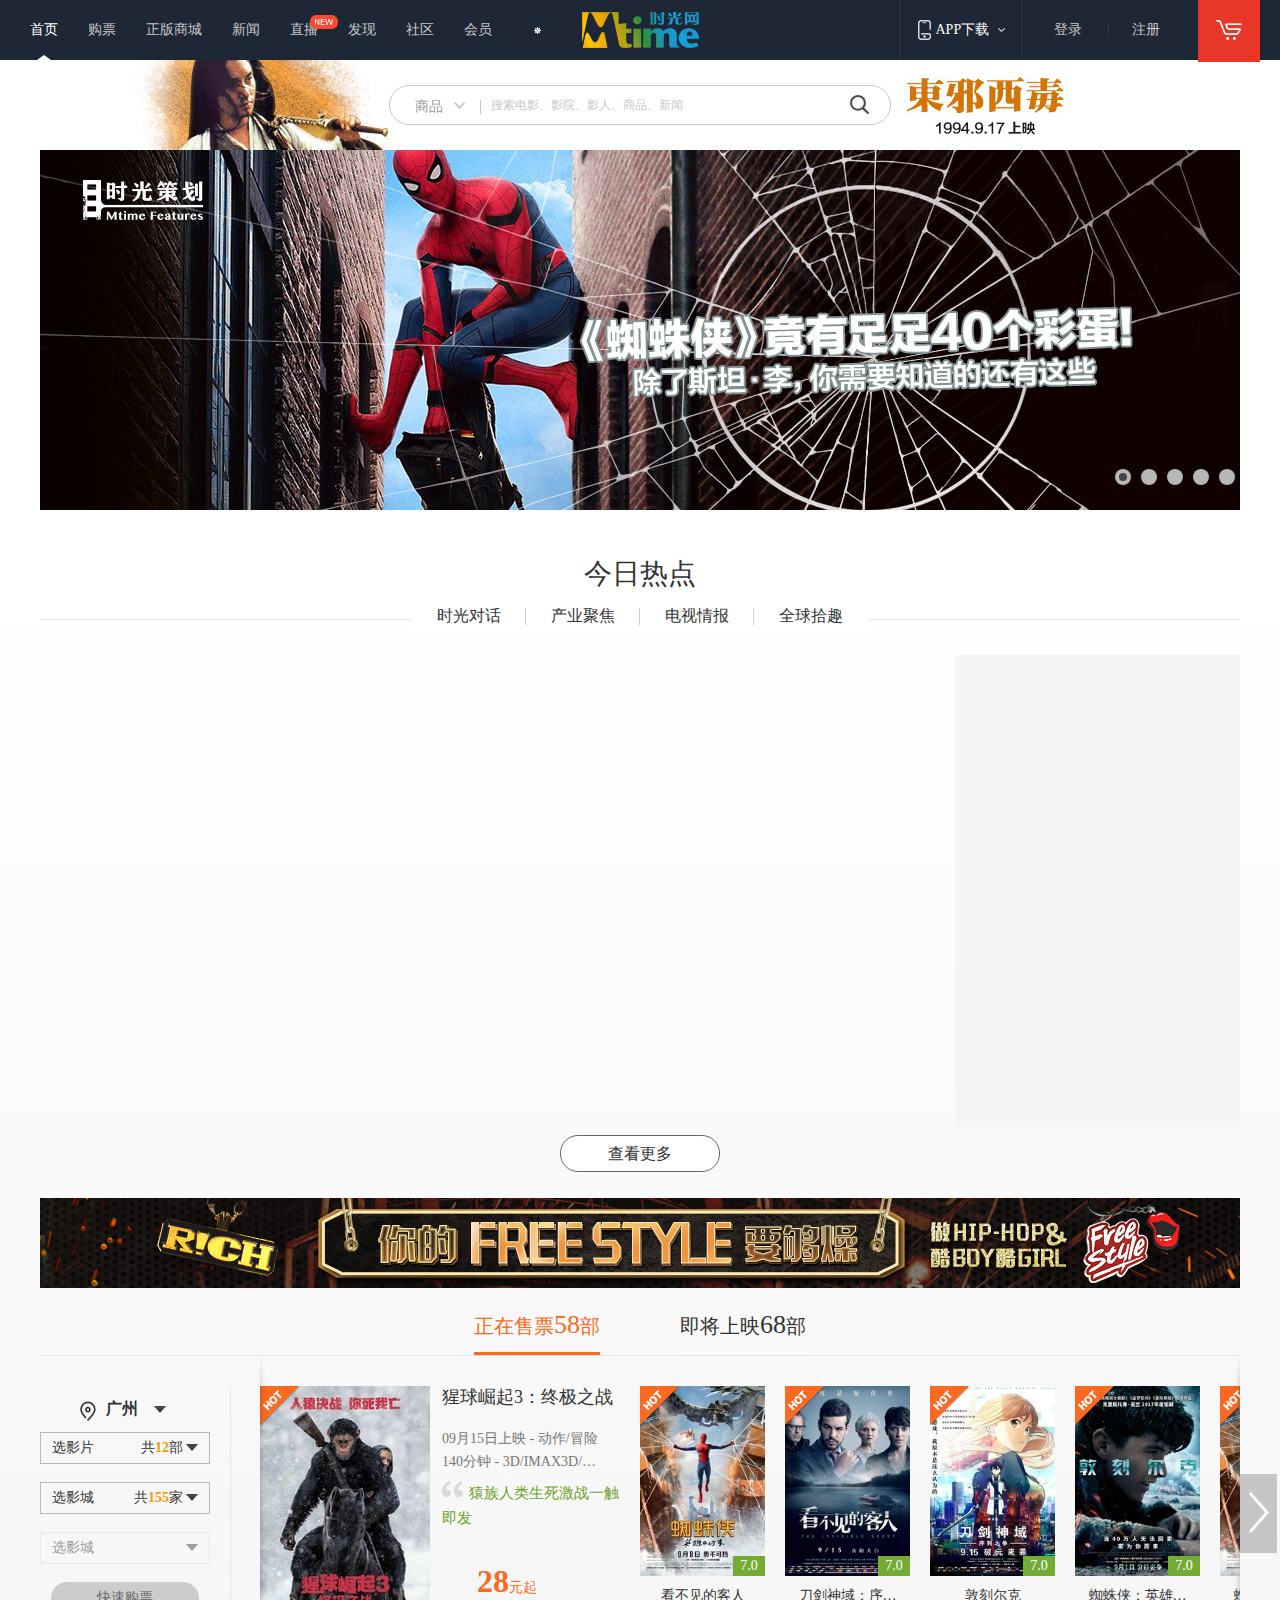
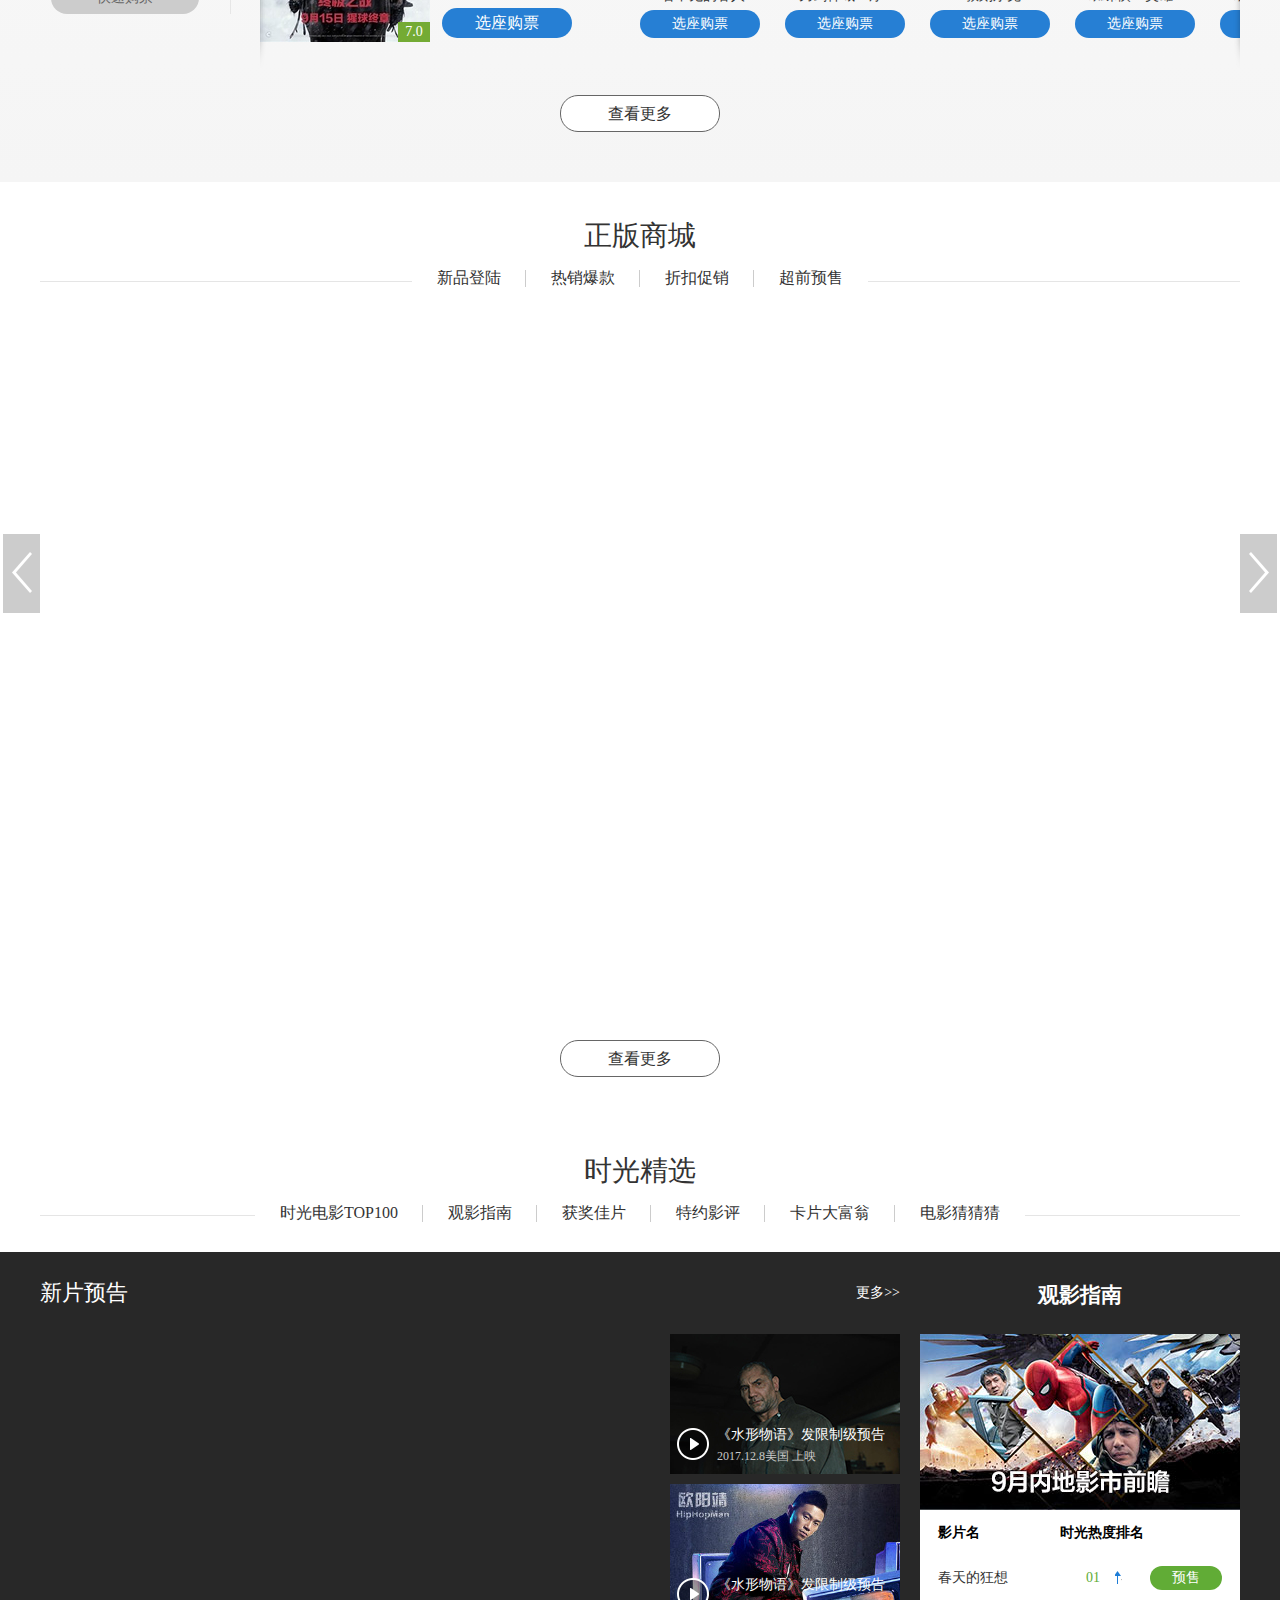
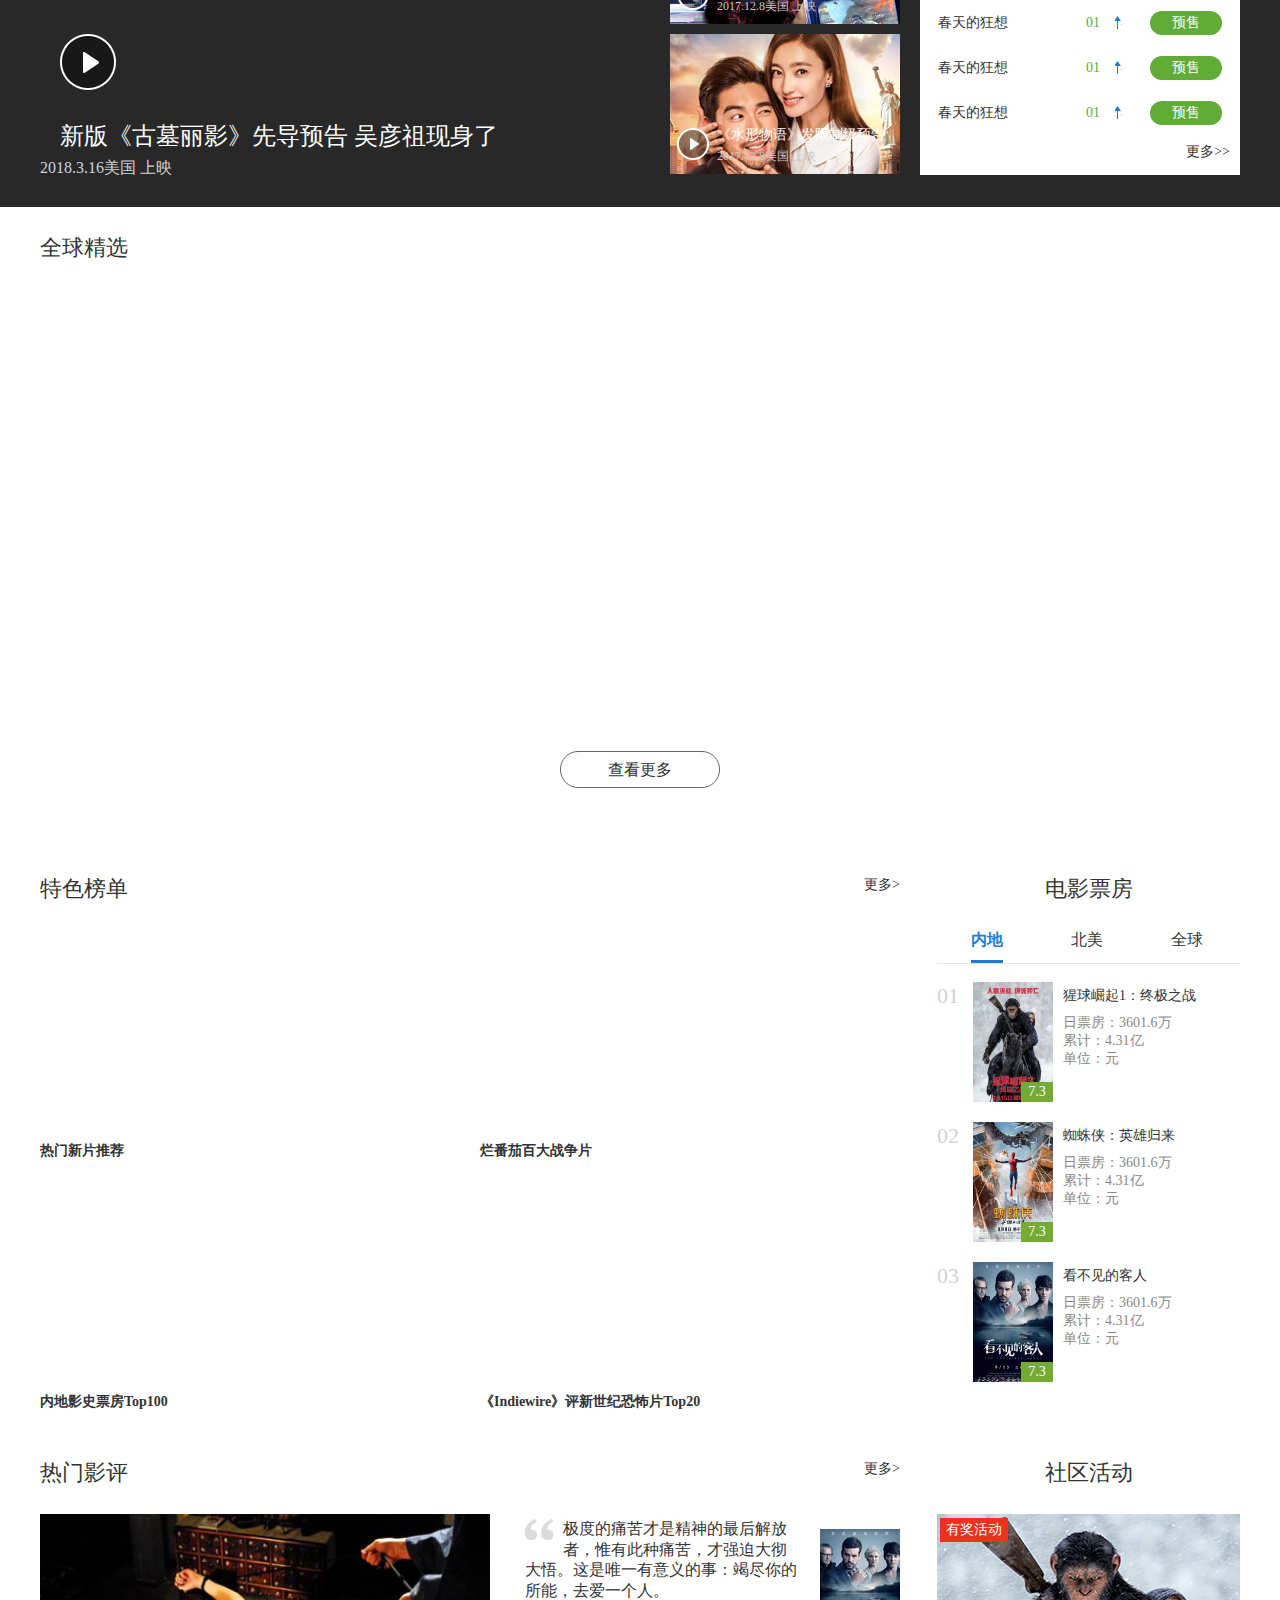
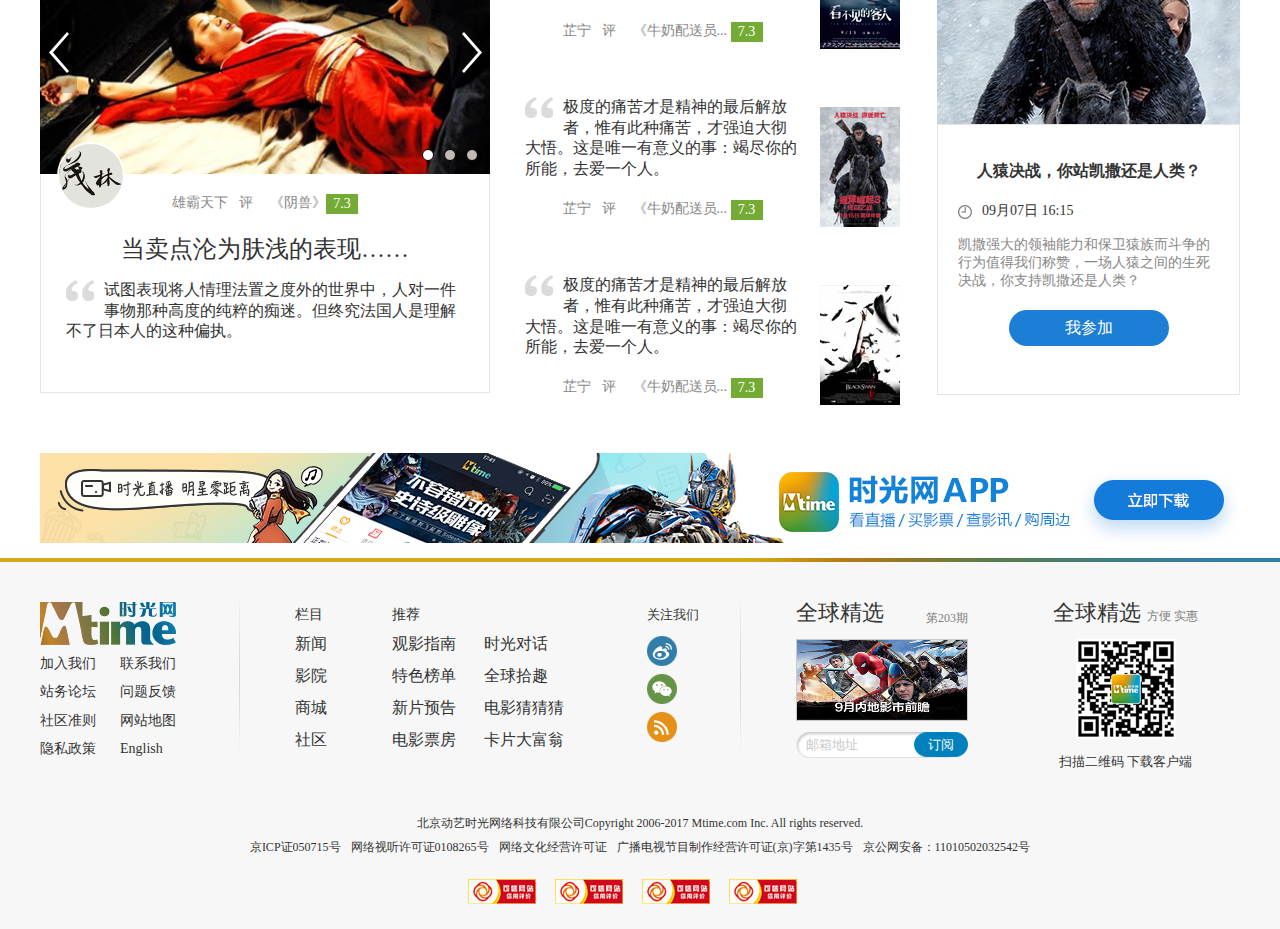
<file: index.html>
<!DOCTYPE html>
<html>
	<head>
		<meta charset="UTF-8">
		<title>时光电影</title>
		
		<!--slider-->
		<script src="xuehua/js/jquery.min.js"></script>
		<script src="lunbochajian/scripts/jquery.easing.1.3.js" type="text/javascript" charset="utf-8"></script>
		<script src="lunbochajian/scripts/camera.js" type="text/javascript" charset="utf-8"></script>
		<link rel="stylesheet" type="text/css" href="lunbochajian/css/camera.css"/>
		<!--xuehua-->
		<script src="xuehua/js/snow.js"></script>
		<link href="xuehua/css/jq22.css" rel="stylesheet" type="text/css" />	
		<!--tupianfensan-->
		<link rel="stylesheet" type="text/css" href="css/popup.css">
		<script type="text/javascript" src="js/fragment.js"></script>
		<!--index-->
		<link rel="stylesheet" type="text/css" href="css/index.css"/>
		<script src="js/index.js" type="text/javascript" charset="utf-8"></script>
	</head>
	<body>
		<div class="header">
			<ul class="nav fl">
				<li><a href="#">首页<i></i></a></li>
				<li><a href="javascript:;">购票</a></li>
				<li><a href="javascript:;">正版商城</a></li>
				<li><a href="javascript:;">新闻</a></li>
				<li><a href="zhibo.html">直播 <span></span></a></li>
				<li><a href="javascript:;">发现</a></li>
				<li><a href="javascript:;">社区</a></li>
				<li><a href="vip.html">会员</a></li>				
			</ul>
			<div class="logo"><a href="#"></a></div>
			<div class="nav_login fr">
				<i></i>
				<div class="login fr">
					<a href="javascript:;">登录</a>
					<em></em>
					<a href="javascript:;">注册</a>
				</div>				
			</div>
			<div class="appdw fr">
				<span></span>
				<a>
					<i></i>APP下载<b></b><span class="dp-n"></span>
				</a>
				<div class="dp-n"><img src="img/index/134023.34374055.png"/></div>
			</div>
			<div class="shoppingcar">
				<a href="javascript:;"></a>
				<div class="sc_con">
					<p>您的购物车还是空的，赶快选购吧！</p>
				</div>
			</div>
			<br />
		</div>
		<div class="mainsearch wrap">
			<div class="search">
				<div class="ms_type">
					<p>商品<i></i></p>
					<ul class="ms_list">
						<li>全部</li>
						<li>电影</li>
						<li>影人</li>
						<li>影院</li>
						<li>商品</li>
						<li>新闻</li>
					</ul>
				</div>				
				<div class="search_con fl">
					<input type="text" name="" id="search" value="搜索电影、影院、影人、商品、新闻" />
					<ul class="search_history">
						<li><a href="javascript:;">清除历史</a>搜索记录</li>
						<li>按名称、电影、品牌等搜索商品</li>
					</ul>
				</div>
				<a class="searchbtn">
					<span></span>
				</a>
			</div>
		</div>
		<div class="slider wrap">
			<div class="camera_wrap" id="camera_demo">
				<div data-src="img/banner/b1.jpg"></div>
				<div data-src="img/banner/b2.jpg"></div>
				<div data-src="img/banner/b3.jpg"></div>
				<div data-src="img/banner/b4.jpg"></div>
				<div data-src="img/banner/b5.jpg"></div>
			</div>
			<br />
		</div>
		<div class="hottoday">
			<div class="wrap">
				<h4 class="h4comon">今日热点</h4>
				<div class="hd_nav">
					<i></i>
					<dl>
						<dd><a href="javascript:;">时光对话</a></dd><!--    
	    				--><dd><a href="javascript:;">产业聚焦</a></dd><!--
	    				--><dd><a href="javascript:;">电视情报</a></dd><!--
	    				--><dd><a href="javascript:;">全球拾趣</a></dd>
					</dl>				
				</div>
				<div class="ht_con">
					<div class="ht_l fl">
						<ul>
							<li>
								<div class="huandongdiv">
									<a href="javascript:;"><img src="img/index/224126.35731797_o.jpg"/></a>
									<h4><a href="javascript:;">范冰冰金鸡奖封后“三喜临门”</a></h4>
									<p><a href="javascript:;">携手李晨 邓超封帝冯小刚拿最佳导演图集</a></p>
									<span class="icontupian"></span>
								</div>								
							</li>
							<li>
								<div class="huandongdiv">
									<a href="javascript:;"><img src="img/index/hot2.jpg"/></a>
									<h4><a href="javascript:;">吴彦祖现身《新古墓丽影》先导预告</a></h4>
									<p><a href="javascript:;">协助坎妹荒岛出生入死 动作戏惊险火爆 </a></p>
									<span class="iconplay"></span>
								</div>								
							</li>
							<li>
								<div class="huandongdiv">
									<a href="javascript:;"><img src="img/index/hot3.jpg"/></a>
									<h4><a href="javascript:;">"王牌特工2"口碑解禁与前集水准相当</a></h4>
									<p><a href="javascript:;">角色虽没什么成长 但不妨碍粉丝"笑着离场"</a></p>
								
								</div>								
							</li>
							<li>
								<div class="huandongdiv">
									<a href="javascript:;"><img src="img/index/hot4.jpg"/></a>
									<h4><a href="javascript:;">惩罚者面对镜头撂狠话"我冲你来了"</a></h4>
									<p><a href="javascript:;">漫威新剧《惩罚者》发布病毒视频</a></p>
									<span class="iconplay"></span>
								</div>								
							</li>
							<li>
								<div class="huandongdiv">
									<a href="javascript:;"><img src="img/index/hot5.jpg"/></a>
									<h4><a href="javascript:;">佟大为郑秀文新片《午夜慢车》开机</a></h4>
									<p><a href="javascript:;">戴思杰执导黑色幽默爱情电影 杜可风掌镜</a></p>
									<span class="icontupian"></span>
								</div>								
							</li>
							<li>
								<div class="huandongdiv">
									<a href="javascript:;"><img src="img/index/hot6.jpg"/></a>
									<h4><a href="javascript:;">《前任3：再见前任》定档12月29日</a></h4>
									<p><a href="javascript:;">韩庚郑恺"双贱合璧" 女主"打码"吊胃口</a></p>
									
								</div>								
							</li>
							
						</ul>
					</div>
					<div class="ht_r fr">
						<div class="huandongdiv1">
							<div class="ht_rimg"><span class="iconplay"></span><img src="img/index/hot7.jpg"/></div>						
							<h3><a href="javascript:;">《追龙》发布会 9月20日14:00 全程直播</a></h3>
							<p>更多直播</p>
							<dl>				
							<dd>
								<i class="icon"></i>
								<div class="livepart">
									<a href="javascript:;">导演&荷兰弟亲临发布会</a>
									<a href="javascript:;">回放</a><br />
								</div>
								<p>2017年09月04日</p>
							</dd>
							<dd>
								<i class="icon"></i>
								<div class="livepart">
									<a href="javascript:;">导演&荷兰弟亲临发布会</a>
									<a href="javascript:;">回放</a><br />
								</div>
								<p>2017年09月04日</p>
							</dd>
							<dd>
								<i class="icon"></i>
								<div class="livepart">
									<a href="javascript:;">导演&荷兰弟亲临发布会</a>
									<a href="javascript:;">回放</a><br />
								</div>
								<p>2017年09月04日</p>
							</dd>
							<dd>
								<i class="icon"></i>
								<div class="livepart">
									<a href="javascript:;">查看更多></a>
								</div>
							</dd>
						</dl>
						</div>
					</div>
					<br />
				</div>			
				<div class="lookmore">查看更多</div>
				<div class="ht_banner"><img src="img/index/0f0002tSZ6uq_kYoN9r_H0.jpg"/></div>
				<div class="tricksearch">
					<div class="ts_tit">
						<dl>
							<dd class="ts_show">正在售票<i>58</i>部</dd>
							<dd>即将上映<i>68</i>部</dd>
						</dl>					
					</div>
					<div class="ts_trick">
						<div class="citysele">
							<h3><i></i>广州<span></span></h3>
							<div class="choosemovie">
								选影片<i>共<b>12</b>部</i><span></span>
							</div>
							<div class="choosemovie">
								选影城<i>共<b>155</b>家</i><span></span>
							</div>
							<div class="choosepatime">
								选影城<span></span>
							</div>
							<a href="javascript:;">快速购票</a>
						</div>
						<div class="movielist">
						<div class="shadowleft"></div>
						<div class="shadowright"></div>
							<div class="arrow">
								<a href="javascript:;" class="last"></a>
								<a href="javascript:;" class="next"></a>
							</div>
							<div class="dl_wrap">
								<dl class="dlroll">
									<dt>
										<div class="dt_img">
											<a href="javascript:;">
												<img src="img/index/c1.jpg"/>
												<em class="iconhot"></em>
												<i class="soure">7.0</i>
											</a>
										</div>
										<div class="dt_allcon">
											<h3><a href="javascript:;">猩球崛起3：终极之战</a></h3>
											<div class="dt_smalltype">
												<p>09月15日上映 - 动作/冒险</p>				
												<p>140分钟 - 3D/IMAX3D/…</p>
											</div>									
											<p class="dt_smallcomm">
												<i></i>猿族人类生死激战一触即发
											</p>
											<p class="dt_smallprice"><b>28</b>元起</p>
											<p class="butrick">选座购票</p>
										</div>
										<br />
									</dt>
									<dd>
										<div class="ml-con">
											<a href="javascript:;">
												<img src="img/index/105447.94406823_170X256X4.jpg"/>
												<em class="iconhot"></em>
												<i class="soure">7.0</i>
												<div class="ml-allcon">
													<div class="smalltype">
														<p>09月08日上映</p>
														<p>动作/冒险</p>
														<p>133分钟</p>
													</div>
													<p class="smallcomm">
														<i></i>小蜘蛛飞天神器大展拳脚
													</p>
													<p class="smallprice"><b>28</b>元起</p>
												</div>
											</a>
											<h3><a href="javascript:;">看不见的客人</a></h3>
											<p>选座购票</p>
										</div>
									</dd>
									<dd>
										<div class="ml-con">
											<a href="javascript:;">
												<img src="img/index/c2.jpg"/>
												<em class="iconhot"></em>
												<i class="soure">7.0</i>
												<div class="ml-allcon">
													<div class="smalltype">
														<p>09月08日上映</p>
														<p>动作/冒险</p>
														<p>133分钟</p>
													</div>
													<p class="smallcomm">
														<i></i>小蜘蛛飞天神器大展拳脚
													</p>
													<p class="smallprice"><b>28</b>元起</p>
												</div>
											</a>
											<h3><a href="javascript:;">刀剑神域：序…</a></h3>
											<p>选座购票</p>
										</div>
									</dd>
									<dd>
										<div class="ml-con">
											<a href="javascript:;">
												<img src="img/index/c3.jpg"/>
												<em class="iconhot"></em>
												<i class="soure">7.0</i>
												<div class="ml-allcon">
													<div class="smalltype">
														<p>09月08日上映</p>
														<p>动作/冒险</p>
														<p>133分钟</p>
													</div>
													<p class="smallcomm">
														<i></i>小蜘蛛飞天神器大展拳脚
													</p>
													<p class="smallprice"><b>28</b>元起</p>
												</div>
											</a>
											<h3><a href="javascript:;">敦刻尔克</a></h3>
											<p>选座购票</p>
										</div>
									</dd>
									<dd>
										<div class="ml-con">
											<a href="javascript:;">
												<img src="img/index/c4.jpg"/>
												<em class="iconhot"></em>
												<i class="soure">7.0</i>
												<div class="ml-allcon">
													<div class="smalltype">
														<p>09月08日上映</p>
														<p>动作/冒险</p>
														<p>133分钟</p>
													</div>
													<p class="smallcomm">
														<i></i>小蜘蛛飞天神器大展拳脚
													</p>
													<p class="smallprice"><b>28</b>元起</p>
												</div>
											</a>
											<h3><a href="javascript:;">蜘蛛侠：英雄…</a></h3>
											<p>选座购票</p>
										</div>
									</dd>
									<dd>
										<div class="ml-con">
											<a href="javascript:;">
												<img src="img/index/105447.94406823_170X256X4.jpg"/>
												<em class="iconhot"></em>
												<i class="soure">7.0</i>
												<div class="ml-allcon">
													<div class="smalltype">
														<p>09月08日上映</p>
														<p>动作/冒险</p>
														<p>133分钟</p>
													</div>
													<p class="smallcomm">
														<i></i>小蜘蛛飞天神器大展拳脚
													</p>
													<p class="smallprice"><b>28</b>元起</p>
												</div>
											</a>
											<h3><a href="javascript:;">蜘蛛侠：英雄…</a></h3>
											<p>选座购票</p>
										</div>
									</dd>
									<dd>
										<div class="ml-con">
											<a href="javascript:;">
												<img src="img/index/105447.94406823_170X256X4.jpg"/>
												<em class="iconhot"></em>
												<i class="soure">7.0</i>
												<div class="ml-allcon">
													<div class="smalltype">
														<p>09月08日上映</p>
														<p>动作/冒险</p>
														<p>133分钟</p>
													</div>
													<p class="smallcomm">
														<i></i>小蜘蛛飞天神器大展拳脚
													</p>
													<p class="smallprice"><b>28</b>元起</p>
												</div>
											</a>
											<h3><a href="javascript:;">蜘蛛侠：英雄…</a></h3>
											<p>选座购票</p>
										</div>
									</dd>
									<dd>
										<div class="ml-con">
											<a href="javascript:;">
												<img src="img/index/105447.94406823_170X256X4.jpg"/>
												<em class="iconhot"></em>
												<i class="soure">7.0</i>
												<div class="ml-allcon">
													<div class="smalltype">
														<p>09月08日上映</p>
														<p>动作/冒险</p>
														<p>133分钟</p>
													</div>
													<p class="smallcomm">
														<i></i>小蜘蛛飞天神器大展拳脚
													</p>
													<p class="smallprice"><b>28</b>元起</p>
												</div>
											</a>
											<h3><a href="javascript:;">蜘蛛侠：英雄…</a></h3>
											<p>选座购票</p>
										</div>
									</dd>
									<dd>
										<div class="ml-con">
											<a href="javascript:;">
												<img src="img/index/105447.94406823_170X256X4.jpg"/>
												<em class="iconhot"></em>
												<i class="soure">7.0</i>
												<div class="ml-allcon">
													<div class="smalltype">
														<p>09月08日上映</p>
														<p>动作/冒险</p>
														<p>133分钟</p>
													</div>
													<p class="smallcomm">
														<i></i>小蜘蛛飞天神器大展拳脚
													</p>
													<p class="smallprice"><b>28</b>元起</p>
												</div>
											</a>
											<h3><a href="javascript:;">蜘蛛侠：英雄…</a></h3>
											<p>选座购票</p>
										</div>
									</dd>
									<dd>
										<div class="ml-con">
											<a href="javascript:;">
												<img src="img/index/105447.94406823_170X256X4.jpg"/>
												<em class="iconhot"></em>
												<i class="soure">7.0</i>
												<div class="ml-allcon">
													<div class="smalltype">
														<p>09月08日上映</p>
														<p>动作/冒险</p>
														<p>133分钟</p>
													</div>
													<p class="smallcomm">
														<i></i>小蜘蛛飞天神器大展拳脚
													</p>
													<p class="smallprice"><b>28</b>元起</p>
												</div>
											</a>
											<h3><a href="javascript:;">蜘蛛侠：英雄…</a></h3>
											<p>选座购票</p>
										</div>
									</dd>
									<dd>
										<div class="ml-con">
											<a href="javascript:;">
												<img src="img/index/105447.94406823_170X256X4.jpg"/>
												<em class="iconhot"></em>
												<i class="soure">7.0</i>
												<div class="ml-allcon">
													<div class="smalltype">
														<p>09月08日上映</p>
														<p>动作/冒险</p>
														<p>133分钟</p>
													</div>
													<p class="smallcomm">
														<i></i>小蜘蛛飞天神器大展拳脚
													</p>
													<p class="smallprice"><b>28</b>元起</p>
												</div>
											</a>
											<h3><a href="javascript:;">蜘蛛侠：英雄…</a></h3>
											<p>选座购票</p>
										</div>
									</dd><br />
								</dl>
								
							</div>	
							
						</div>
						<br />
					</div>
					<div class="ts_playing">
						<div class="shadowleft"></div>
						<div class="shadowright"></div>
						<a href="javascript:;" class="ts_next"></a>
						<a href="javascript:;" class="ts_prev"></a>
						<div class="palying_wrap">
							<ul class="ulroll">																												
								<li>
									<h1>9月22号</h1>
									<div class="ulroll_con">
										<a href="javascript:;"><img src="img/index/160339.16284807_126X190X4.jpg"/></a>
										<div class="ulroll_allcon">
											<h3><a href="javascript:;">王牌保镖</a></h3>
											<div class="ua_con">
												<p>963人想看 -动作/喜剧</p>								
												<p>导演：派特里克·休斯</p>
												<p>预告片：<i></i></p>											
											</div>
											<div class="ua_price">
												<p><i>28</i>元起</p>
												<a href="javascript:;">超前预售</a>
											</div>
										</div>
									</div>								
								</li>
								<li>
									<h1>9月22号</h1>
									<div class="ulroll_con">
										<a href="javascript:;"><img src="img/index/d1.jpg"/></a>
										<div class="ulroll_allcon">
											<h3><a href="javascript:;">惊天解密</a></h3>
											<div class="ua_con">
												<p>963人想看 -动作/喜剧</p>								
												<p>导演：派特里克·休斯</p>
												<p>预告片：<i></i></p>											
											</div>
											<div class="ua_price">
												<p><i>28</i>元起</p>
												<a href="javascript:;">超前预售</a>
											</div>
										</div>
									</div>								
								</li>
								<li>
									<h1>9月22号</h1>
									<div class="ulroll_con">
										<a href="javascript:;"><img src="img/index/d2.jpg"/></a>
										<div class="ulroll_allcon">
											<h3><a href="javascript:;">托马斯大电影之...</a></h3>
											<div class="ua_con">
												<p>963人想看 -动作/喜剧</p>								
												<p>导演：派特里克·休斯</p>
												<p>预告片：<i></i></p>											
											</div>
											<div class="ua_price">
												<p><i>28</i>元起</p>
												<a href="javascript:;">超前预售</a>
											</div>
										</div>
									</div>								
								</li>
								<li>
									<h1>9月22号</h1>
									<div class="ulroll_con">
										<a href="javascript:;"><img src="img/index/d3.jpg"/></a>
										<div class="ulroll_allcon">
											<h3><a href="javascript:;">天梯:蔡国强的艺术</a></h3>
											<div class="ua_con">
												<p>963人想看 -动作/喜剧</p>								
												<p>导演：派特里克·休斯</p>
												<p>预告片：<i></i></p>											
											</div>
											<div class="ua_price">
												<p><i>28</i>元起</p>
												<a href="javascript:;">超前预售</a>
											</div>
										</div>
									</div>								
								</li>
								<li>
									<h1>9月22号</h1>
									<div class="ulroll_con">
										<a href="javascript:;"><img src="img/index/d4.jpg"/></a>
										<div class="ulroll_allcon">
											<h3><a href="javascript:;">缝纫机乐队</a></h3>
											<div class="ua_con">
												<p>963人想看 -动作/喜剧</p>								
												<p>导演：派特里克·休斯</p>
												<p>预告片：<i></i></p>											
											</div>
											<div class="ua_price">
												<p><i>28</i>元起</p>
												<a href="javascript:;">超前预售</a>
											</div>
										</div>
									</div>								
								</li>
								<li>
									<h1>9月22号</h1>
									<div class="ulroll_con">
										<a href="javascript:;"><img src="img/index/d5.jpg"/></a>
										<div class="ulroll_allcon">
											<h3><a href="javascript:;">空天猎</a></h3>
											<div class="ua_con">
												<p>963人想看 -动作/喜剧</p>								
												<p>导演：派特里克·休斯</p>
												<p>预告片：<i></i></p>											
											</div>
											<div class="ua_price">
												<p><i>28</i>元起</p>
												<a href="javascript:;">超前预售</a>
											</div>
										</div>
									</div>								
								</li>
								<li>
									<h1>9月22号</h1>
									<div class="ulroll_con">
										<a href="javascript:;"><img src="img/index/d6.jpg"/></a>
										<div class="ulroll_allcon">
											<h3><a href="javascript:;">英伦对决</a></h3>
											<div class="ua_con">
												<p>963人想看 -动作/喜剧</p>								
												<p>导演：派特里克·休斯</p>
												<p>预告片：<i></i></p>											
											</div>
											<div class="ua_price">
												<p><i>28</i>元起</p>
												<a href="javascript:;">超前预售</a>
											</div>
										</div>
									</div>								
								</li>
								<li>
									<h1>9月22号</h1>
									<div class="ulroll_con">
										<a href="javascript:;"><img src="img/index/160339.16284807_126X190X4.jpg"/></a>
										<div class="ulroll_allcon">
											<h3><a href="javascript:;">王牌保镖</a></h3>
											<div class="ua_con">
												<p>963人想看 -动作/喜剧</p>								
												<p>导演：派特里克·休斯</p>
												<p>预告片：<i></i></p>											
											</div>
											<div class="ua_price">
												<p><i>28</i>元起</p>
												<a href="javascript:;">超前预售</a>
											</div>
										</div>
									</div>								
								</li>
								<li>
									<h1>9月22号</h1>
									<div class="ulroll_con">
										<a href="javascript:;"><img src="img/index/160339.16284807_126X190X4.jpg"/></a>
										<div class="ulroll_allcon">
											<h3><a href="javascript:;">王牌保镖</a></h3>
											<div class="ua_con">
												<p>963人想看 -动作/喜剧</p>								
												<p>导演：派特里克·休斯</p>
												<p>预告片：<i></i></p>											
											</div>
											<div class="ua_price">
												<p><i>28</i>元起</p>
												<a href="javascript:;">超前预售</a>
											</div>
										</div>
									</div>								
								</li>
								<li>
									<h1>9月22号</h1>
									<div class="ulroll_con">
										<a href="javascript:;"><img src="img/index/160339.16284807_126X190X4.jpg"/></a>
										<div class="ulroll_allcon">
											<h3><a href="javascript:;">王牌保镖</a></h3>
											<div class="ua_con">
												<p>963人想看 -动作/喜剧</p>								
												<p>导演：派特里克·休斯</p>
												<p>预告片：<i></i></p>											
											</div>
											<div class="ua_price">
												<p><i>28</i>元起</p>
												<a href="javascript:;">超前预售</a>
											</div>
										</div>
									</div>								
								</li>
							</ul>
						</div>
					</div>
					<br />
				</div>
				<div class="lookmore">查看更多</div>
			</div>
		</div>
		<div class="mall wrap">
			<h4 class="h4comon">正版商城</h4>
			<div class="hd_nav">
				<i></i>
				<dl>    				
					<dd><a href="javascript:;">新品登陆</a></dd><!--    
    				--><dd><a href="javascript:;">热销爆款</a></dd><!--
    				--><dd><a href="javascript:;">折扣促销</a></dd><!--
    				--><dd><a href="javascript:;">超前预售</a></dd>
				</dl>				
			</div>		
			<div class="mall_slider">
				<a href="javascript:;" class="mall_next"></a>
				<a href="javascript:;" class="mall_prev"></a>
				<div class="ms_1">
					<dl class="ms_con">
						<dd>
							<div class="huandongdiv3">
							<a href="javasript:;"><img src="img/index/160559.66881412_o.jpg"/></a>
							</div>
						</dd>
						<dd class="ms_dd2">
							<div class="huandongdiv2">
							<a href="javasript:;"><img src="img/index/143503.98967263_o.jpg.png"/></a>
							</div>
						</dd>
						<dd>
							<div class="huandongdiv4">
							<a href="javasript:;"><img src="img/index/174335.29181740_o.jpg"/></a>
							</div>
						</dd>
						<dd><div class="huandongdiv3">
							<a href="javasript:;"><img src="img/index/160055.91410382_o.jpg"/></a>
							</div>	
						</dd>
						<dd>
							<div class="huandongdiv2">
							<a href="javasript:;"><img src="img/index/143512.68784080_o.jpg.png"/></a>
							</div>
						</dd>
						<dd><div class="huandongdiv4">
							<a href="javasript:;"><img src="img/index/155938.12417127_o.jpg"/></a>
							</div>
						</dd>
					</dl>
					<br />
				</div>
				<div class="ms_1">
					<dl class="ms_con">
						<dd>
							<a href="javasript:;"><img src="img/index/ms1.jpg"/></a>
						</dd>
						<dd class="ms_dd2">
							<a href="javasript:;"><img src="img/index/ms2.jpg"/></a>
						</dd>
						<dd>
							<a href="javasript:;"><img src="img/index/ms3.jpg"/></a>
						</dd>
						<dd>
							<a href="javasript:;"><img src="img/index/ms4.jpg"/></a>
						</dd>
						<dd>
							<a href="javasript:;"><img src="img/index/ms5.jpg"/></a>
						</dd>
						<dd>
							<a href="javasript:;"><img src="img/index/ms6.jpg"/></a>
						</dd>
					</dl>
					<br />
				</div>
			</div>
			<div class="mall_footer">
				<ul>
					<li>
						<h3><a href="javascript:;">居家日用</a></h3>
						<p>
							<a href="javascript:;">抱枕靠垫</a>
							<a href="javascript:;">抱枕靠垫</a>
							<a href="javascript:;">抱枕靠垫</a>
							<a href="javascript:;">更多>></a>
						</p>
					</li>
					<li>
						<h3><a href="javascript:;">居家日用</a></h3>
						<p>
							<a href="javascript:;">抱枕靠垫</a>
							<a href="javascript:;">抱枕靠垫</a>
							<a href="javascript:;">抱枕靠垫</a>
							<a href="javascript:;">更多>></a>
						</p>
					</li>
					<li>
						<h3><a href="javascript:;">居家日用</a></h3>
						<p>
							<a href="javascript:;">抱枕靠垫</a>
							<a href="javascript:;">抱枕靠垫</a>
							<a href="javascript:;">抱枕靠垫</a>
							<a href="javascript:;">更多>></a>
						</p>
					</li>
					<li>
						<h3><a href="javascript:;">居家日用</a></h3>
						<p>
							<a href="javascript:;">抱枕靠垫</a>
							<a href="javascript:;">抱枕靠垫</a>
							<a href="javascript:;">抱枕靠垫</a>
							<a href="javascript:;">更多>></a>
						</p>
					</li>
				</ul>
				<br />
			</div>
			<div class="lookmore">查看更多</div>
		</div>
		<div class="goodtime">
			<h4 class="h4comon">时光精选</h4>
			<div class="hd_nav">
				<i></i>
				<dl>
					<dd><a href="javascript:;">时光电影TOP100</a></dd><!--    
    				--><dd><a href="javascript:;">观影指南</a></dd><!--
    				--><dd><a href="javascript:;">获奖佳片</a></dd><!--
    				--><dd><a href="javascript:;">特约影评</a></dd><!--
    				--><dd><a href="javascript:;">卡片大富翁</a></dd><!--
    				--><dd><a href="javascript:;">电影猜猜猜</a></dd>
				</dl>				
			</div>
			<div class="newmovie">
				<div class="wrap">
					<div class="newnotice">
						<h4>新片预告<i><a href="javascript:;">更多>></a></i></h4>
						<div class="nt_img fl">
							<a href="javascript:;">
								<div class="img_wrap">
									<div class="img-flex"></div>
								</div>
								<span class="nt_palyimg"></span></a>
							<h2>新版《古墓丽影》先导预告 吴彦祖现身了</h2>	
							<p>2018.3.16美国 上映</p>
						</div>
						<div class="nt_con fr">
							<a href="javascript:;">
								<img src="img/index/tc2.jpg"/>
								<span class="nt_conimg">
									<i></i>
									<h4>《水形物语》发限制级预告</h4>
									<p>2017.12.8美国 上映</p>
								</span>
							</a>
							<a href="javascript:;"><img src="img/index/e1.jpg"/>
								<span class="nt_conimg">
									<i></i>
									<h4>《水形物语》发限制级预告</h4>
									<p>2017.12.8美国 上映</p>
								</span>
							</a>
							<a href="javascript:;"><img src="img/index/e2.jpg"/>
								<span class="nt_conimg">
									<i></i>
									<h4>《水形物语》发限制级预告</h4>
									<p>2017.12.8美国 上映</p>
								</span>
							</a>
						</div>
					</div>
					<div class="moviehelp fr">
						<h2>观影指南</h2>
						<a href="javascript:;"><img src="img/index/092817.45692159_o.jpg"/></a>
						<div class="mh_table">
							<span><a href="javascript:;">更多>></a></span>
							<dl>
								<dt>影片名<i>时光热度排名</i></dt>
								<dd>
									<a href="javascript:;" class="moviename">春天的狂想</a>
									<a href="javascript:;" class="movierank">01<i></i></a>
									<a href="javascript:;" class="movierctrl">预售</a>
								</dd>
								<dd>
									<a href="javascript:;" class="moviename">春天的狂想</a>
									<a href="javascript:;" class="movierank">01<i></i></a>
									<a href="javascript:;" class="movierctrl">预售</a>
								</dd>
								<dd>
									<a href="javascript:;" class="moviename">春天的狂想</a>
									<a href="javascript:;" class="movierank">01<i></i></a>
									<a href="javascript:;" class="movierctrl">预售</a>
								</dd>
								<dd>
									<a href="javascript:;" class="moviename">春天的狂想</a>
									<a href="javascript:;" class="movierank">01<i></i></a>
									<a href="javascript:;" class="movierctrl">预售</a>
								</dd>
							</dl>
						</div>						
					</div>
					<br />
				</div>
			</div>
		</div>
		<div class="golbal wrap">
			<p class="indextit">全球精选</p>
			<div class="golbal_con">
				<ul>
					<li><div class="golbalhuandong4">
						<a href="javascript:;"><img src="img/index/g1.jpg" alt="" /></a>
						<h4>第69届黄金时段艾美奖红毯群星闪耀</h4>
						<p>罗宾莱特性感熟女风 四大影后同场竞技</p></div>
						
					</li>
					<li><div class="golbalhuandong3">
						<a href="javascript:;"><img src="img/index/f1.jpg" alt="" /></a>
						<h4>第69届黄金时段艾美奖红毯群星闪耀</h4>
						<p>罗宾莱特性感熟女风 四大影后同场竞技</p></div>
					</li>
					<li><div class="golbalhuandong2">
						<a href="javascript:;"><img src="img/index/f2.jpg" alt="" /></a>
						<h4>第69届黄金时段艾美奖红毯群星闪耀</h4>
						<p>罗宾莱特性感熟女风 四大影后同场竞技</p></div>
					</li>
					<li><div class="golbalhuandong1">
						<a href="javascript:;"><img src="img/index/f3.jpg" alt="" /></a>
						<h4>第69届黄金时段艾美奖红毯群星闪耀</h4>
						<p>罗宾莱特性感熟女风 四大影后同场竞技</p></div>
					</li>
					<li><div class="golbalhuandong4">
					<a href="javascript:;"><img src="img/index/f4.jpg" alt="" /></a>
						<h4>第69届黄金时段艾美奖红毯群星闪耀</h4>
						<p>罗宾莱特性感熟女风 四大影后同场竞技</p></div>
					</li>
					<li><div class="golbalhuandong3">
						<a href="javascript:;"><img src="img/index/f5.jpg" alt="" /></a>
						<h4>第69届黄金时段艾美奖红毯群星闪耀</h4>
						<p>罗宾莱特性感熟女风 四大影后同场竞技</p></div>
					</li>
					<li><div class="golbalhuandong2">
						<a href="javascript:;"><img src="img/index/f6.jpg" alt="" /></a>
						<h4>第69届黄金时段艾美奖红毯群星闪耀</h4>
						<p>罗宾莱特性感熟女风 四大影后同场竞技</p></div>
					</li>
					<li>
						<div class="golbalhuandong1">
						<a href="javascript:;"><img src="img/index/g1.jpg" alt="" /></a>
						<h4>第69届黄金时段艾美奖红毯群星闪耀</h4>
						<p>罗宾莱特性感熟女风 四大影后同场竞技</p></div>
					</li>
				</ul>
				<br />
			</div>
			<div class="lookmore">查看更多</div>
		</div>
		<div class="content wrap">
			<div class="features">
				<p class="indextit">特色榜单<i><a href="javascript:;">更多></a></i></p>
				<div class="features_con">
					<ul>
						<li class="fea1">
							<a href="javscript:;"><img src="img/index/091007.79107831_o.jpg" alt="" /></a>
							<a href="javscript:;" class="fc_second"><img src="img/index/091012.60959786_o.jpg" alt="" /></a>
							<a href="javscript:;" class="fc_third">
								<div>
									<img src="img/index/091012.60959786_o.jpg" alt="" />
								<p><i>15</i>部电影></p>
								</div>									
							</a>
							<br />
							<h4><a href="javscript:;">热门新片推荐</a></h4>
						</li>
						<li class="fea2">
							<a href="javscript:;"><img src="img/index/g2.jpg" alt="" /></a>
							<a href="javscript:;" class="fc_second"><img src="img/index/g3.jpg" alt="" /></a>
							<a href="javscript:;" class="fc_third">
								<div>
								<img src="img/index/091012.60959786_o.jpg" alt="" />
								<p><i>100</i>部电影></p></div>
							</a>
							<br />
							<h4><a href="javscript:;">烂番茄百大战争片</a></h4>
						</li>
						<li class="fea3">
							<a href="javscript:;"><img src="img/index/g4.jpg" alt="" /></a>
							<a href="javscript:;" class="fc_second"><img src="img/index/g5.jpg" alt="" /></a>
							<a href="javscript:;" class="fc_third">
								<div>
								<img src="img/index/091012.60959786_o.jpg" alt="" />
								<p><i>100</i>部电影></p></div>
							</a>
							<br />
							<h4><a href="javscript:;">内地影史票房Top100</a></h4>
						</li>
						<li class="fea4">
							<a href="javscript:;"><img src="img/index/g6.jpg" alt="" /></a>
							<a href="javscript:;" class="fc_second"><img src="img/index/g7.jpg" alt="" /></a>
							<a href="javscript:;" class="fc_third">
								<div>
								<img src="img/index/091012.60959786_o.jpg" alt="" />
								<p><i>20</i>部电影></p></div>
							</a>
							<br />
							<h4><a href="javscript:;">《Indiewire》评新世纪恐怖片Top20</a></h4>
						</li>
					</ul>
				</div>
			</div>
			<div class="boxoffice">
				<p class="indextit">电影票房</p>
				<dl class="boxoffice_sele">
					<dd class="bs_dd">
						<span>内地</span>
					</dd>
					<dd>
						<span>北美</span>
					</dd>
					<dd>
						<span>全球</span>
					</dd>					
				</dl><br />
				<div class="boxofficelist">
					<ul>
						<li>
							<dl class="bl_con">
								<dt>01</dt>
								<dd class="bl_img"><img src="img/index/164036.37791477_135X190X4.jpg"/><i>7.3</i></dd>
								<dd class="bl_info">
									<h3><a href="javacript:;">猩球崛起1：终极之战</a></h3>
									<p>日票房：3601.6万</p>
									<p>累计：4.31亿</p>
									<p>单位：元</p>
								</dd>
							</dl>
							<br />
						</li>
						<li>
							<dl class="bl_con">
								<dt>02</dt>
								<dd class="bl_img"><img src="img/index/q1.jpg"/><i>7.3</i></dd>
								<dd class="bl_info">
									<h3><a href="javacript:;">蜘蛛侠：英雄归来 </a></h3>
									<p>日票房：3601.6万</p>
									<p>累计：4.31亿</p>
									<p>单位：元</p>
								</dd>
							</dl>
							<br />
						</li>
						<li>
							<dl class="bl_con">
								<dt>03</dt>
								<dd class="bl_img"><img src="img/index/q2.jpg"/><i>7.3</i></dd>
								<dd class="bl_info">
									<h3><a href="javacript:;">看不见的客人</a></h3>
									<p>日票房：3601.6万</p>
									<p>累计：4.31亿</p>
									<p>单位：元</p>
								</dd>
							</dl>
							<br />
						</li>
					</ul>
				</div>
				<div class="boxofficelist">
					<ul>
						<li>
							<dl class="bl_con">
								<dt>01</dt>
								<dd class="bl_img"><img src="img/index/q3.jpg"/><i>7.3</i></dd>
								<dd class="bl_info">
									<h3><a href="javacript:;">小丑回魂</a></h3>
									<p>日票房：3601.6万</p>
									<p>累计：4.31亿</p>
									<p>单位：元</p>
								</dd>
							</dl>
							<br />
						</li>
						<li>
							<dl class="bl_con">
								<dt>02</dt>
								<dd class="bl_img"><img src="img/index/q4.jpg"/><i>7.3</i></dd>
								<dd class="bl_info">
									<h3><a href="javacript:;">美国刺客</a></h3>
									<p>日票房：3601.6万</p>
									<p>累计：4.31亿</p>
									<p>单位：元</p>
								</dd>
							</dl>
							<br />
						</li>
						<li>
							<dl class="bl_con">
								<dt>03</dt>
								<dd class="bl_img"><img src="img/index/q5.jpg"/><i>7.3</i></dd>
								<dd class="bl_info">
									<h3><a href="javacript:;">母亲</a></h3>
									<p>日票房：3601.6万</p>
									<p>累计：4.31亿</p>
									<p>单位：元</p>
								</dd>
							</dl>
							<br />
						</li>
					</ul>
				</div>
				<div class="boxofficelist">
					<ul>
						<li>
							<dl class="bl_con">
								<dt>01</dt>
								<dd class="bl_img"><img src="img/index/q3.jpg"/><i>7.3</i></dd>
								<dd class="bl_info">
									<h3><a href="javacript:;">小丑回魂</a></h3>
									<p>日票房：3601.6万</p>
									<p>累计：4.31亿</p>
									<p>单位：元</p>
								</dd>
							</dl>
							<br />
						</li>
						<li>
							<dl class="bl_con">
								<dt>02</dt>
								<dd class="bl_img"><img src="img/index/164036.37791477_135X190X4.jpg"/><i>7.3</i></dd>
								<dd class="bl_info">
									<h3><a href="javacript:;">猩球崛起3：终极之战</a></h3>
									<p>日票房：3601.6万</p>
									<p>累计：4.31亿</p>
									<p>单位：元</p>
								</dd>
							</dl>
							<br />
						</li>
						<li>
							<dl class="bl_con">
								<dt>03</dt>
								<dd class="bl_img"><img src="img/index/q4.jpg"/><i>7.3</i></dd>
								<dd class="bl_info">
									<h3><a href="javacript:;">美国刺客</a></h3>
									<p>日票房：3601.6万</p>
									<p>累计：4.31亿</p>
									<p>单位：元</p>
								</dd>
							</dl>
							<br />
						</li>
					</ul>
				</div>
			</div>
			<div class="filmcritics">
				<p class="indextit">热门影评<i><a href="javascript:;">更多></a></i></p>
				<div class="filmcritics_con">
					<div class="fc_slider ">
						<a href="javascript:;" class="fc_next"></a>
						<a href="javascript:;" class="fc_prev"></a>
						<ul class="fc_point">
							
						</ul>
						<div class="fc_slider_con">
							<a href="javascript:;"><img src="img/index/115447.44006130_o.jpg" alt="" /></a>
							<div class="fsc_allcon">
								<div class="fsc_touxiang"><a href="javascript:;"><img src="img/index/128X128.jpg"/></a></div>
								<p class="fsc_name">雄霸天下<i>评</i>《阴兽》<span>7.3</span></p>
								<h3><a href="javascript:;">当卖点沦为肤浅的表现……</a></h3>
								<p class="fsc_con"><b></b>试图表现将人情理法置之度外的世界中，人对一件事物那种高度的纯粹的痴迷。但终究法国人是理解不了日本人的这种偏执。</p>
							</div>						
						</div>
						<div class="fc_slider_con">
							<a href="javascript:;"><img src="img/index/104256.11941509_o.jpg" alt="" /></a>
							<div class="fsc_allcon">
								<div class="fsc_touxiang"><a href="javascript:;"><img src="img/index/180421.97073134_64X64.jpg"/></a></div>
								<p class="fsc_name">kiki204629<i>评</i>《人生密密缝》<span>8.0</span></p>
								<h3><a href="javascript:;">当你不同，这个世界是否会接纳你？</a></h3>
								<p class="fsc_con"><b></b>能在这样被多数人不理解的环境中成长，要承受多少艰辛呢？每当伦子有烦恼的时候，就会编毛衣，将自己的不安与焦躁编进去。</p>
							</div>						
						</div>
						<div class="fc_slider_con">
							<a href="javascript:;"><img src="img/index/143657.40734961_o.jpg" alt="" /></a>
							<div class="fsc_allcon">
								<div class="fsc_touxiang"><a href="javascript:;"><img src="img/index/002659.53331071_64X64.jpg"/></a></div>
								<p class="fsc_name">芷宁3<i>评</i>《牛奶配送员... <span>7.3</span></p>
								<h3><a href="javascript:;">喧闹掩盖下的无尽悲恸</a></h3>
								<p class="fsc_con"><b></b>极度的痛苦才是精神的最后解放者，惟有此种痛苦，才强迫大彻大悟。这是唯一有意义的事：竭尽你的所能，去爱一个人。</p>
							</div>						
						</div>
					</div>
					<div class="fc_other">
						<ul>
							<li>
								<a href="javascript:;"><img src="img/index/115214.76902328_80X120X4.jpg"/></a>
								<p class="fsc_con"><b></b>极度的痛苦才是精神的最后解放者，惟有此种痛苦，才强迫大彻大悟。这是唯一有意义的事：竭尽你的所能，去爱一个人。</p>
								<p class="fsc_name">芷宁<i>评</i>《牛奶配送员... <span>7.3</span></p>
							</li>
							<li>
								<a href="javascript:;"><img src="img/index/w1.jpg"/></a>
								<p class="fsc_con"><b></b>极度的痛苦才是精神的最后解放者，惟有此种痛苦，才强迫大彻大悟。这是唯一有意义的事：竭尽你的所能，去爱一个人。</p>
								<p class="fsc_name">芷宁<i>评</i>《牛奶配送员... <span>7.3</span></p>
							</li>
							<li>
								<a href="javascript:;"><img src="img/index/w2.jpg"/></a>
								<p class="fsc_con"><b></b>极度的痛苦才是精神的最后解放者，惟有此种痛苦，才强迫大彻大悟。这是唯一有意义的事：竭尽你的所能，去爱一个人。</p>
								<p class="fsc_name">芷宁<i>评</i>《牛奶配送员... <span>7.3</span></p>
							</li>
						</ul>
					</div>
				</div>
			</div>
			<div class="activities">
				<p class="indextit">社区活动</p>
				<a href="javascript:;"><i>有奖活动</i><img src="img/index/162501.92889062_o.jpg"/></a>
				<div class="activities_con">
					<h3><a href="javascript:;">人猿决战，你站凯撒还是人类？</a></h3>
					<p class="ac_time"><i></i>09月07日 16:15</p>
					<p class="ac_problom">凯撒强大的领袖能力和保卫猿族而斗争的行为值得我们称赞，一场人猿之间的生死决战，你支持凯撒还是人类？</p>
					<a href="javascript:;">我参加</a>
				</div>
			</div>
			<br />
			<div class="content_footer">
				<a href="javascript:;"><img src="img/index/0f000Qfd4uswqRL3J88Rz6.jpg"/></a>
			</div>
		</div>
		<div class="footer">
			<div class="footpng"></div>
			<div class="wrap">
				<div class="fotlogo">
					<dl>
						<dt><a href="javascript:;"></a></dt>
						<dd><a href="javascript:;">加入我们</a></dd>
						<dd><a href="javascript:;">联系我们</a></dd>
						<dd><a href="javascript:;">站务论坛</a></dd>
						<dd><a href="javascript:;">问题反馈</a></dd>
						<dd><a href="javascript:;">社区准则</a></dd>
						<dd><a href="javascript:;">网站地图</a></dd>
						<dd><a href="javascript:;">隐私政策</a></dd>
						<dd><a href="javascript:;">English</a></dd>
					</dl>
					<i></i>
				</div>
				<div class="fotmap">
					<dl class="fm_lanmu">
						<dt><a href="javascript:;">栏目</a></dt>
						<dd><a href="javascript:;">新闻</a></dd>
						<dd><a href="javascript:;">影院</a></dd>
						<dd><a href="javascript:;">商城</a></dd>
						<dd><a href="javascript:;">社区</a></dd>
					</dl>
					<dl class="fm_tuijian">
						<dt><a href="javascript:;">推荐</a></dt>
						<dd><a href="javascript:;">观影指南</a></dd>
						<dd><a href="javascript:;">时光对话</a></dd>
						<dd><a href="javascript:;">特色榜单</a></dd>
						<dd><a href="javascript:;">全球拾趣</a></dd>
						<dd><a href="javascript:;">新片预告</a></dd>
						<dd><a href="javascript:;">电影猜猜猜</a></dd>
						<dd><a href="javascript:;">电影票房</a></dd>
						<dd><a href="javascript:;">卡片大富翁</a></dd>
					</dl>
					<dl class="fm_guanzhu">
						<dt>关注我们</dt>
						<dd><a href="javascript:;" class="fm_weibo"></a></dd>
						<dd><a href="javascript:;" class="fm_weibxin"></a></dd>
						<dd><a href="javascript:;" class="fm_rss"></a></dd>
					</dl>
					<i></i>
				</div>
				<div class="fotweek">
					<p class="indextit">全球精选<i>第203期</i></p>
					<a href="javascript:"><img src="img/index/092817.45692159_o.jpg"/></a>
					<div class="fotinput">
						<input type="text" name="" id="" value="邮箱地址" />
						<span>订阅</span>
					</div>
				</div>
				<div class="fotdownload">
					<p class="indextit">全球精选 <i>方便 实惠</i></p>
					<div></div>
					<p>扫描二维码 下载客户端</p>
				</div><br />
				<div class="db_foot">
					<p>北京动艺时光网络科技有限公司Copyright 2006-2017 Mtime.com Inc. All rights reserved.</p>
					<p>京ICP证050715号<i></i>网络视听许可证0108265号<i></i>网络文化经营许可证<i></i>广播电视节目制作经营许可证(京)字第1435号<i></i>京公网安备：11010502032542号</p>
					<div >
						<a href="javascript:;"></a>
						<a href="javascript:;"></a>
						<a href="javascript:;"></a>
						<a href="javascript:;"></a>
					</div>
				</div>
			</div>
			<br />
		</div>
		<script type="text/javascript">
			$('#camera_demo').camera({
				time:'2000',
				height:'360px',
				playPause:'false',
				portrait:true
			});
			createSnow('xuehua/', 60);

		</script>
	</body>
</html>
</file>
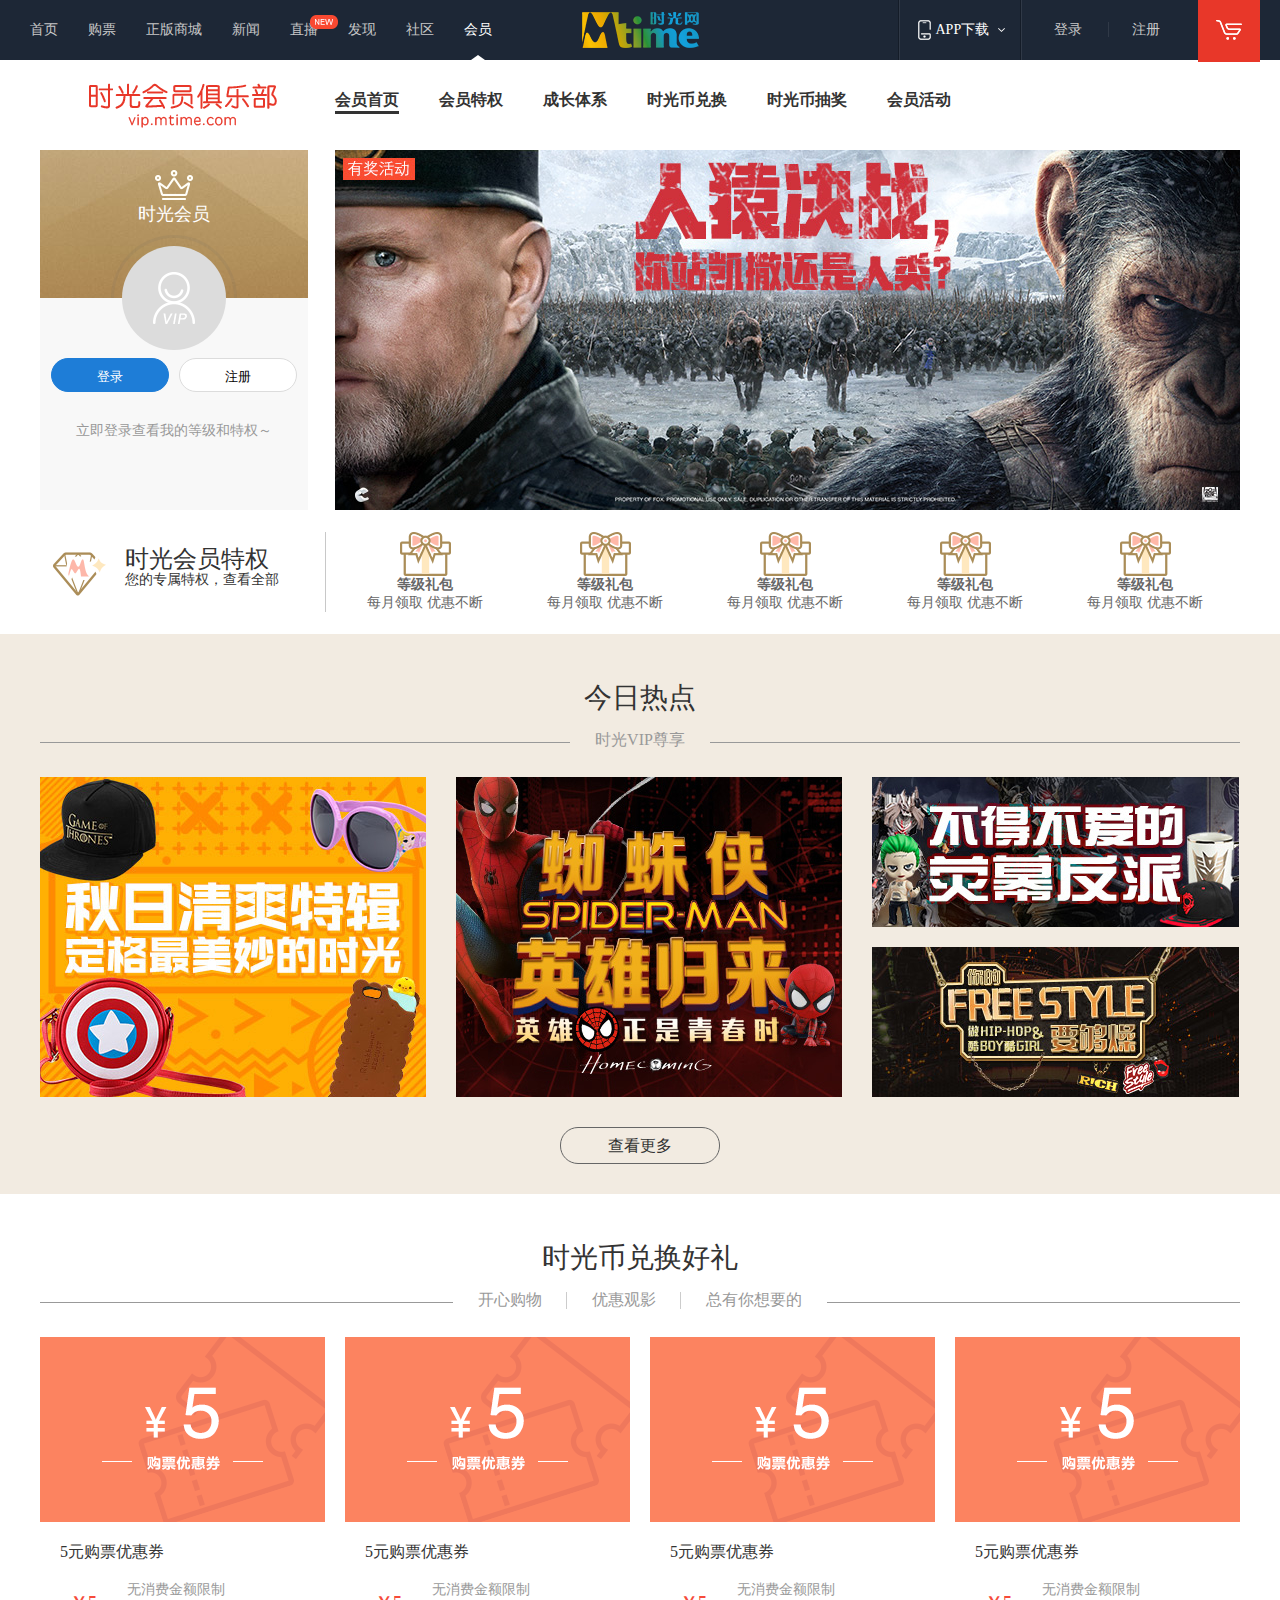
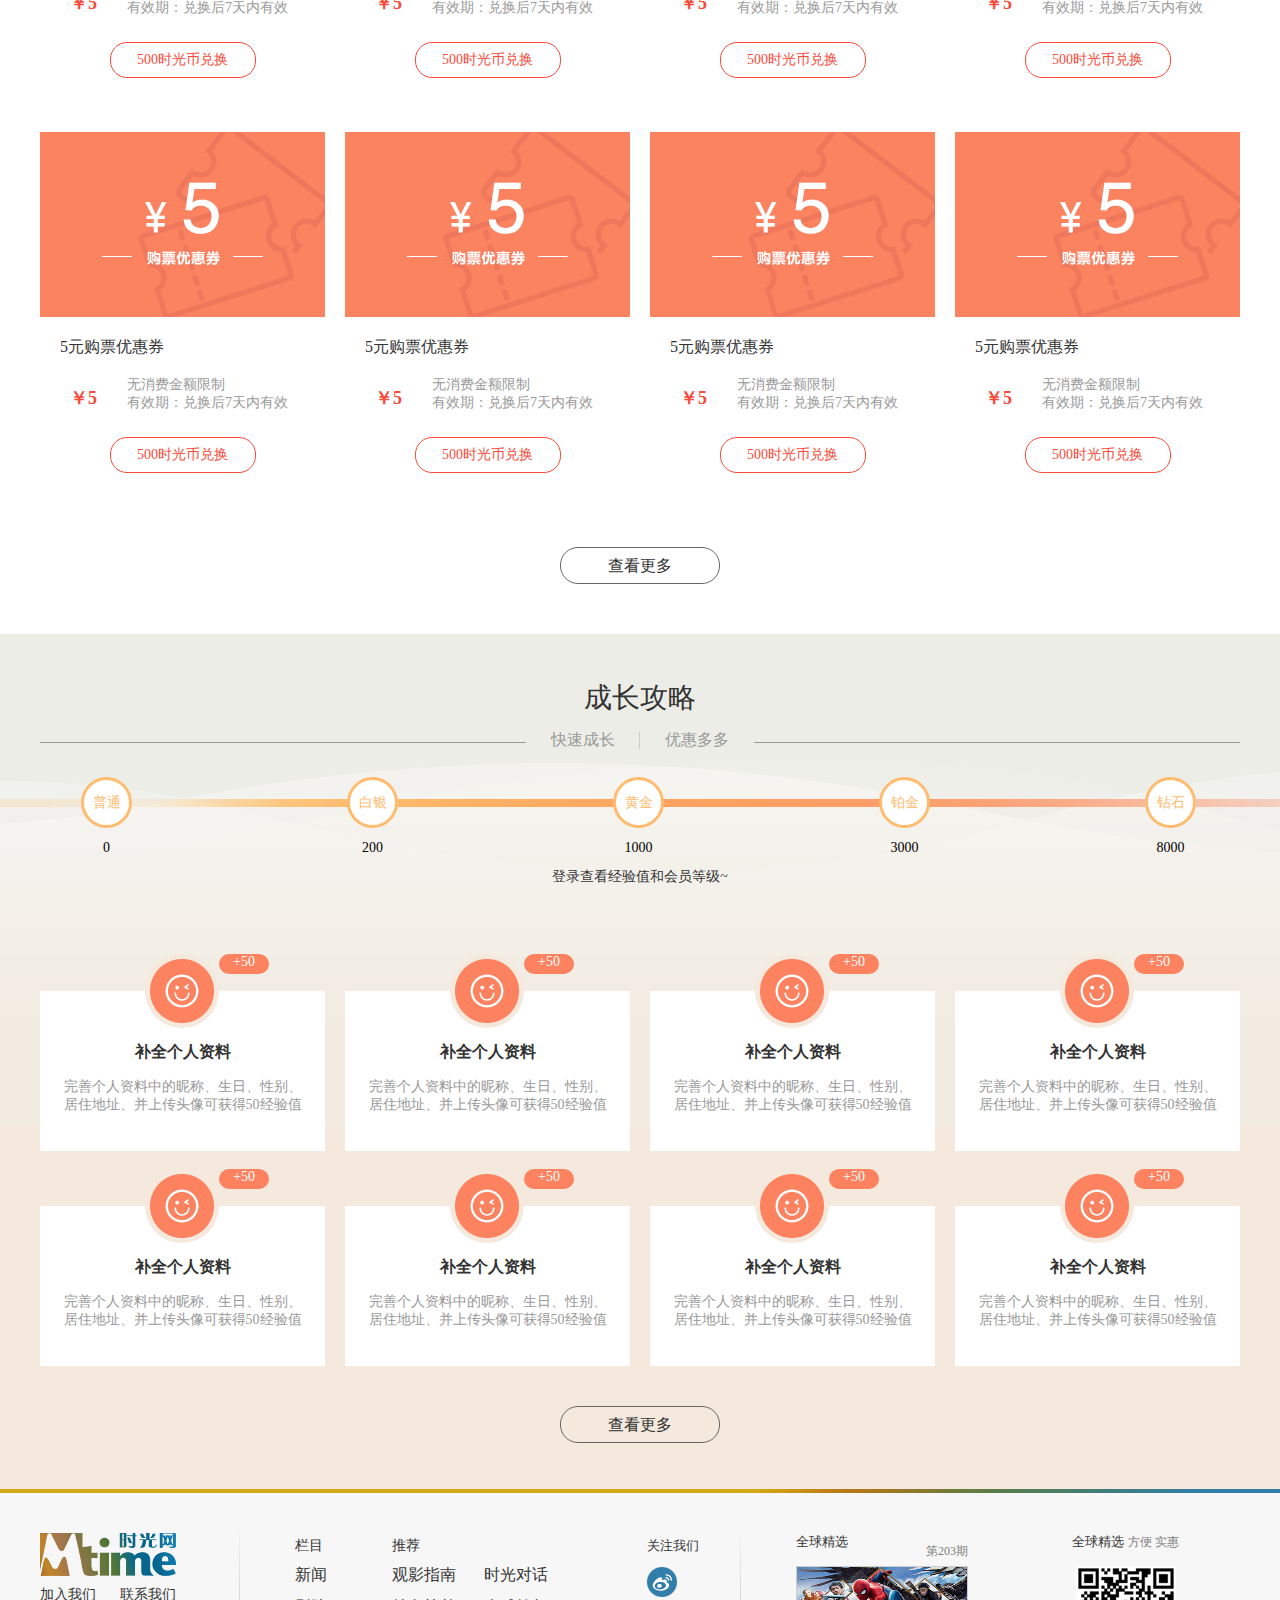
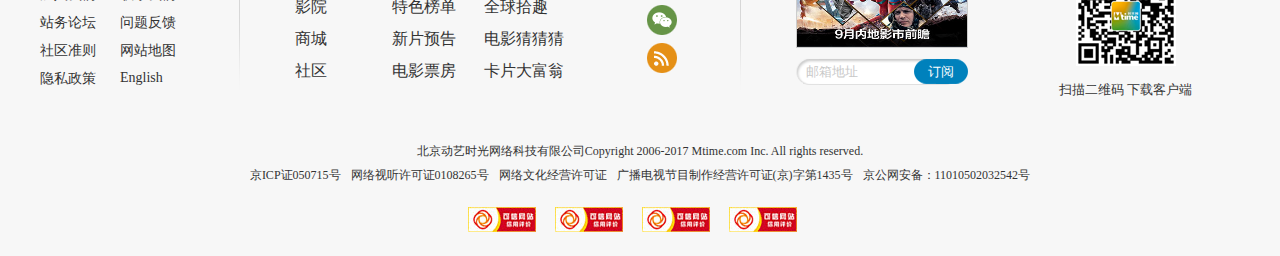
<file: vip.html>
<!DOCTYPE html>
<html>
	<head>
		<meta charset="UTF-8">
		<title></title>
		<script src="xuehua/js/jquery.min.js"></script>
		<link rel="stylesheet" type="text/css" href="css/vip.css"/>
		<script src="js/vip.js" type="text/javascript" charset="utf-8"></script>
	</head>
	<body style="min-width: 1200px;">
		<div class="header">
			<ul class="nav fl">
				<li><a href="index.html">首页</a></li>
				<li><a href="javascript:;">购票</a></li>
				<li><a href="javascript:;">正版商城</a></li>
				<li><a href="javascript:;">新闻</a></li>
				<li><a href="zhibo.html">直播 <span></span></a></li>
				<li><a href="javascript:;">发现</a></li>
				<li><a href="javascript:;">社区</a></li>
				<li><a href="vip.html" id="zhibo">会员<i></i></a></li>				
			</ul>
			<div class="logo"><a href="#"></a></div>
			<div class="nav_login fr">
				<i></i>
				<div class="login fr">
					<a href="javascript:;">登录</a>
					<em></em>
					<a href="javascript:;">注册</a>
				</div>				
			</div>
			<div class="appdw fr">
				<span></span>
				<a>
					<i></i>APP下载<b></b><span class="dp-n"></span>
				</a>
				<div class="dp-n"><img src="img/index/134023.34374055.png"/></div>
			</div>
			<div class="shoppingcar">
				<a href="javascript:;"></a>
				<div class="sc_con">
					<p>您的购物车还是空的，赶快选购吧！</p>
				</div>
			</div>
			<br />
		</div>
		<div class="main wrap">
			<h2><a href="javascript:;"></a></h2>
			<div class="vipnav">
				<ul>
					<li><a href="javascript:;">会员首页</a></li>
					<li><a href="javascript:;">会员特权</a></li>
					<li><a href="javascript:;">成长体系</a></li>
					<li><a href="javascript:;">时光币兑换</a></li>
					<li><a href="javascript:;">时光币抽奖</a></li>
					<li><a href="javascript:;">会员活动</a></li>
					
				</ul>
				<br />
			</div>
			<div class="banner">
				<div class="vipinfo">
					<div class="vipinfo_t">
						<span></span>
						<p>时光会员</p>
						<div class="vipuser">
							<div></div>
						</div>
					</div>					
					<div class="viplogin">
						<button>登录</button>
						<button>注册</button><br />
						<p>立即登录查看我的等级和特权～</p>
					</div>
					
				</div>				
				<div class="bannerimg fr">
					<a href="javascript:;"><img src="img/vip/3.jpg"/></a>
				</div>
				<br />
				<div class="privilege">
					<div class="privilege-l">
						<i></i>
						<h3>时光会员特权</h3>
						<p>您的专属特权，查看全部</p>
					</div>
					<div class="privilege-r">
						<ul>
							<li>
								<i></i>
								<h4>等级礼包</h4>
								<p>每月领取 优惠不断</p>
							</li>
							<li>
								<i></i>
								<h4>等级礼包</h4>
								<p>每月领取 优惠不断</p>
							</li>
							<li>
								<i></i>
								<h4>等级礼包</h4>
								<p>每月领取 优惠不断</p>
							</li>
							<li>
								<i></i>
								<h4>等级礼包</h4>
								<p>每月领取 优惠不断</p>
							</li>
							<li>
								<i></i>
								<h4>等级礼包</h4>
								<p>每月领取 优惠不断</p>
							</li>
							<li>
								<i></i>
								<h4>等级礼包</h4>
								<p>每月领取 优惠不断</p>
							</li>
						</ul>
					</div>
					<br />
				</div>
			</div>
		</div>
		<div class="hotactvity">
			<div class="wrap">
			<h4 class="h4comon">今日热点</h4>
			<div class="hd_nav">
				<i></i>
				<dl>
					<dd><a href="javascript:;">时光VIP尊享</a></dd>
				</dl>				
			</div>
			<div class="ha_con">
				<div><a href="javascript:;"><img src="img/vip/4.jpg"/></a></div>
				<div><a href="javascript:;"><img src="img/vip/5.jpg"/></a></div>
				<div><a href="javascript:;"><img src="img/vip/6.jpg"/></a></div>
				<div><a href="javascript:;"><img src="img/vip/7.jpg"/></a></div><br />
			</div>
			<div class="lookmore">查看更多</div>
			</div>
		</div>
		<div class="timebi wrap">
			<h4 class="h4comon">时光币兑换好礼</h4>
			<div class="hd_nav">
				<i></i>
				<dl>
					<dd><a href="javascript:;">开心购物</a></dd><!--    
	    			--><dd><a href="javascript:;">优惠观影 </a></dd><!--
	    			--><dd><a href="javascript:;">总有你想要的</a></dd>
				</dl>				
			</div>
			<div class="timebi_con">
				<ul>
					<li>
						<a href="javascript:;"><i></i><img src="img/vip/8.jpg"/></a>
						<div class="tc_duihuan">
							<h3>5元购票优惠券</h3>
							<div class="tc_price">
								<span>￥5</span>
								<p>无消费金额限制</p>			
								<p>有效期：兑换后7天内有效</p><br />
							</div>
							<a href="javascript:;">500时光币兑换</a>
						</div>						
					</li>
					<li>
						<a href="javascript:;"><i></i><img src="img/vip/8.jpg"/></a>
						<div class="tc_duihuan">
							<h3>5元购票优惠券</h3>
							<div class="tc_price">
								<span>￥5</span>
								<p>无消费金额限制</p>			
								<p>有效期：兑换后7天内有效</p><br />
							</div>
							<a href="javascript:;">500时光币兑换</a>
						</div>						
					</li>
					<li>
						<a href="javascript:;"><i></i><img src="img/vip/8.jpg"/></a>
						<div class="tc_duihuan">
							<h3>5元购票优惠券</h3>
							<div class="tc_price">
								<span>￥5</span>
								<p>无消费金额限制</p>			
								<p>有效期：兑换后7天内有效</p><br />
							</div>
							<a href="javascript:;">500时光币兑换</a>
						</div>						
					</li>
					<li>
						<a href="javascript:;"><i></i><img src="img/vip/8.jpg"/></a>
						<div class="tc_duihuan">
							<h3>5元购票优惠券</h3>
							<div class="tc_price">
								<span>￥5</span>
								<p>无消费金额限制</p>			
								<p>有效期：兑换后7天内有效</p><br />
							</div>
							<a href="javascript:;">500时光币兑换</a>
						</div>						
					</li>
					<li>
						<a href="javascript:;"><i></i><img src="img/vip/8.jpg"/></a>
						<div class="tc_duihuan">
							<h3>5元购票优惠券</h3>
							<div class="tc_price">
								<span>￥5</span>
								<p>无消费金额限制</p>			
								<p>有效期：兑换后7天内有效</p><br />
							</div>
							<a href="javascript:;">500时光币兑换</a>
						</div>						
					</li>
					<li>
						<a href="javascript:;"><i></i><img src="img/vip/8.jpg"/></a>
						<div class="tc_duihuan">
							<h3>5元购票优惠券</h3>
							<div class="tc_price">
								<span>￥5</span>
								<p>无消费金额限制</p>			
								<p>有效期：兑换后7天内有效</p><br />
							</div>
							<a href="javascript:;">500时光币兑换</a>
						</div>						
					</li>
					<li>
						<a href="javascript:;"><i></i><img src="img/vip/8.jpg"/></a>
						<div class="tc_duihuan">
							<h3>5元购票优惠券</h3>
							<div class="tc_price">
								<span>￥5</span>
								<p>无消费金额限制</p>			
								<p>有效期：兑换后7天内有效</p><br />
							</div>
							<a href="javascript:;">500时光币兑换</a>
						</div>						
					</li>
					<li>
						<a href="javascript:;"><i></i><img src="img/vip/8.jpg"/></a>
						<div class="tc_duihuan">
							<h3>5元购票优惠券</h3>
							<div class="tc_price">
								<span>￥5</span>
								<p>无消费金额限制</p>			
								<p>有效期：兑换后7天内有效</p><br />
							</div>
							<a href="javascript:;">500时光币兑换</a>
						</div>						
					</li>
				</ul>
				<br />
			</div>
			<div class="lookmore">查看更多</div>
		</div>
		<div class="growup">
			<div class="growup_wrap">
			<h4 class="h4comon">成长攻略</h4>
			<div class="hd_nav">
				<i></i>
				<dl>
					<dd><a href="javascript:;">快速成长 </a></dd><!--    
	    			--><dd><a href="javascript:;">优惠多多</a></dd>
				</dl>				
			</div>
			<div class="lv">
				<div class="wrap">
				<ul>
					<li>普通<i>0</i></li>
					<li>白银<i>200</i></li>
					<li>黄金<i>1000</i></li>
					<li>铂金<i>3000</i></li>
					<li>钻石<i>8000</i></li>
				</ul><br /></div>
				
			</div>
			<div class="growup_con wrap">
				<p><a href="javascript:;">登录</a>查看经验值和会员等级~</p>
				<div class="gc_list">
					<ul>
						<li>
							<h3>补全个人资料</h3>
							<p>完善个人资料中的昵称、生日、性别、居住地址、并上传头像可获得50经验值</p>
							<div class="gc_logo">
								<a href="javascript:;"></a>
								<i>+50</i>
							</div>
						</li>
						<li>
							<h3>补全个人资料</h3>
							<p>完善个人资料中的昵称、生日、性别、居住地址、并上传头像可获得50经验值</p>
							<div class="gc_logo">
								<a href="javascript:;"></a>
								<i>+50</i>
							</div>
						</li>
						<li>
							<h3>补全个人资料</h3>
							<p>完善个人资料中的昵称、生日、性别、居住地址、并上传头像可获得50经验值</p>
							<div class="gc_logo">
								<a href="javascript:;"></a>
								<i>+50</i>
							</div>
						</li>
						<li>
							<h3>补全个人资料</h3>
							<p>完善个人资料中的昵称、生日、性别、居住地址、并上传头像可获得50经验值</p>
							<div class="gc_logo">
								<a href="javascript:;"></a>
								<i>+50</i>
							</div>
						</li>
						<li>
							<h3>补全个人资料</h3>
							<p>完善个人资料中的昵称、生日、性别、居住地址、并上传头像可获得50经验值</p>
							<div class="gc_logo">
								<a href="javascript:;"></a>
								<i>+50</i>
							</div>
						</li>
						<li>
							<h3>补全个人资料</h3>
							<p>完善个人资料中的昵称、生日、性别、居住地址、并上传头像可获得50经验值</p>
							<div class="gc_logo">
								<a href="javascript:;"></a>
								<i>+50</i>
							</div>
						</li>
						<li>
							<h3>补全个人资料</h3>
							<p>完善个人资料中的昵称、生日、性别、居住地址、并上传头像可获得50经验值</p>
							<div class="gc_logo">
								<a href="javascript:;"></a>
								<i>+50</i>
							</div>
						</li>
						<li>
							<h3>补全个人资料</h3>
							<p>完善个人资料中的昵称、生日、性别、居住地址、并上传头像可获得50经验值</p>
							<div class="gc_logo">
								<a href="javascript:;"></a>
								<i>+50</i>
							</div>
						</li>
					</ul>
					<br />
				</div>
				
			</div>
			<div class="lookmore">查看更多</div>
			</div>
		</div>
		<div class="footer">
			<div class="footpng"></div>
			<div class="wrap">
				<div class="fotlogo">
					<dl>
						<dt><a href="javascript:;"></a></dt>
						<dd><a href="javascript:;">加入我们</a></dd>
						<dd><a href="javascript:;">联系我们</a></dd>
						<dd><a href="javascript:;">站务论坛</a></dd>
						<dd><a href="javascript:;">问题反馈</a></dd>
						<dd><a href="javascript:;">社区准则</a></dd>
						<dd><a href="javascript:;">网站地图</a></dd>
						<dd><a href="javascript:;">隐私政策</a></dd>
						<dd><a href="javascript:;">English</a></dd>
					</dl>
					<i></i>
				</div>
				<div class="fotmap">
					<dl class="fm_lanmu">
						<dt><a href="javascript:;">栏目</a></dt>
						<dd><a href="javascript:;">新闻</a></dd>
						<dd><a href="javascript:;">影院</a></dd>
						<dd><a href="javascript:;">商城</a></dd>
						<dd><a href="javascript:;">社区</a></dd>
					</dl>
					<dl class="fm_tuijian">
						<dt><a href="javascript:;">推荐</a></dt>
						<dd><a href="javascript:;">观影指南</a></dd>
						<dd><a href="javascript:;">时光对话</a></dd>
						<dd><a href="javascript:;">特色榜单</a></dd>
						<dd><a href="javascript:;">全球拾趣</a></dd>
						<dd><a href="javascript:;">新片预告</a></dd>
						<dd><a href="javascript:;">电影猜猜猜</a></dd>
						<dd><a href="javascript:;">电影票房</a></dd>
						<dd><a href="javascript:;">卡片大富翁</a></dd>
					</dl>
					<dl class="fm_guanzhu">
						<dt>关注我们</dt>
						<dd><a href="javascript:;" class="fm_weibo"></a></dd>
						<dd><a href="javascript:;" class="fm_weibxin"></a></dd>
						<dd><a href="javascript:;" class="fm_rss"></a></dd>
					</dl>
					<i></i>
				</div>
				<div class="fotweek">
					<p class="indextit">全球精选<i>第203期</i></p>
					<a href="javascript:"><img src="img/index/092817.45692159_o.jpg"/></a>
					<div class="fotinput">
						<input type="text" name="" id="" value="邮箱地址" />
						<span>订阅</span>
					</div>
				</div>
				<div class="fotdownload">
					<p class="indextit">全球精选 <i>方便 实惠</i></p>
					<div></div>
					<p>扫描二维码 下载客户端</p>
				</div><br />
				<div class="db_foot">
					<p>北京动艺时光网络科技有限公司Copyright 2006-2017 Mtime.com Inc. All rights reserved.</p>
					<p>京ICP证050715号<i></i>网络视听许可证0108265号<i></i>网络文化经营许可证<i></i>广播电视节目制作经营许可证(京)字第1435号<i></i>京公网安备：11010502032542号</p>
					<div >
						<a href="javascript:;"></a>
						<a href="javascript:;"></a>
						<a href="javascript:;"></a>
						<a href="javascript:;"></a>
					</div>
				</div>
			</div>
			<br />
		</div>
	</body>
</html>
</file>
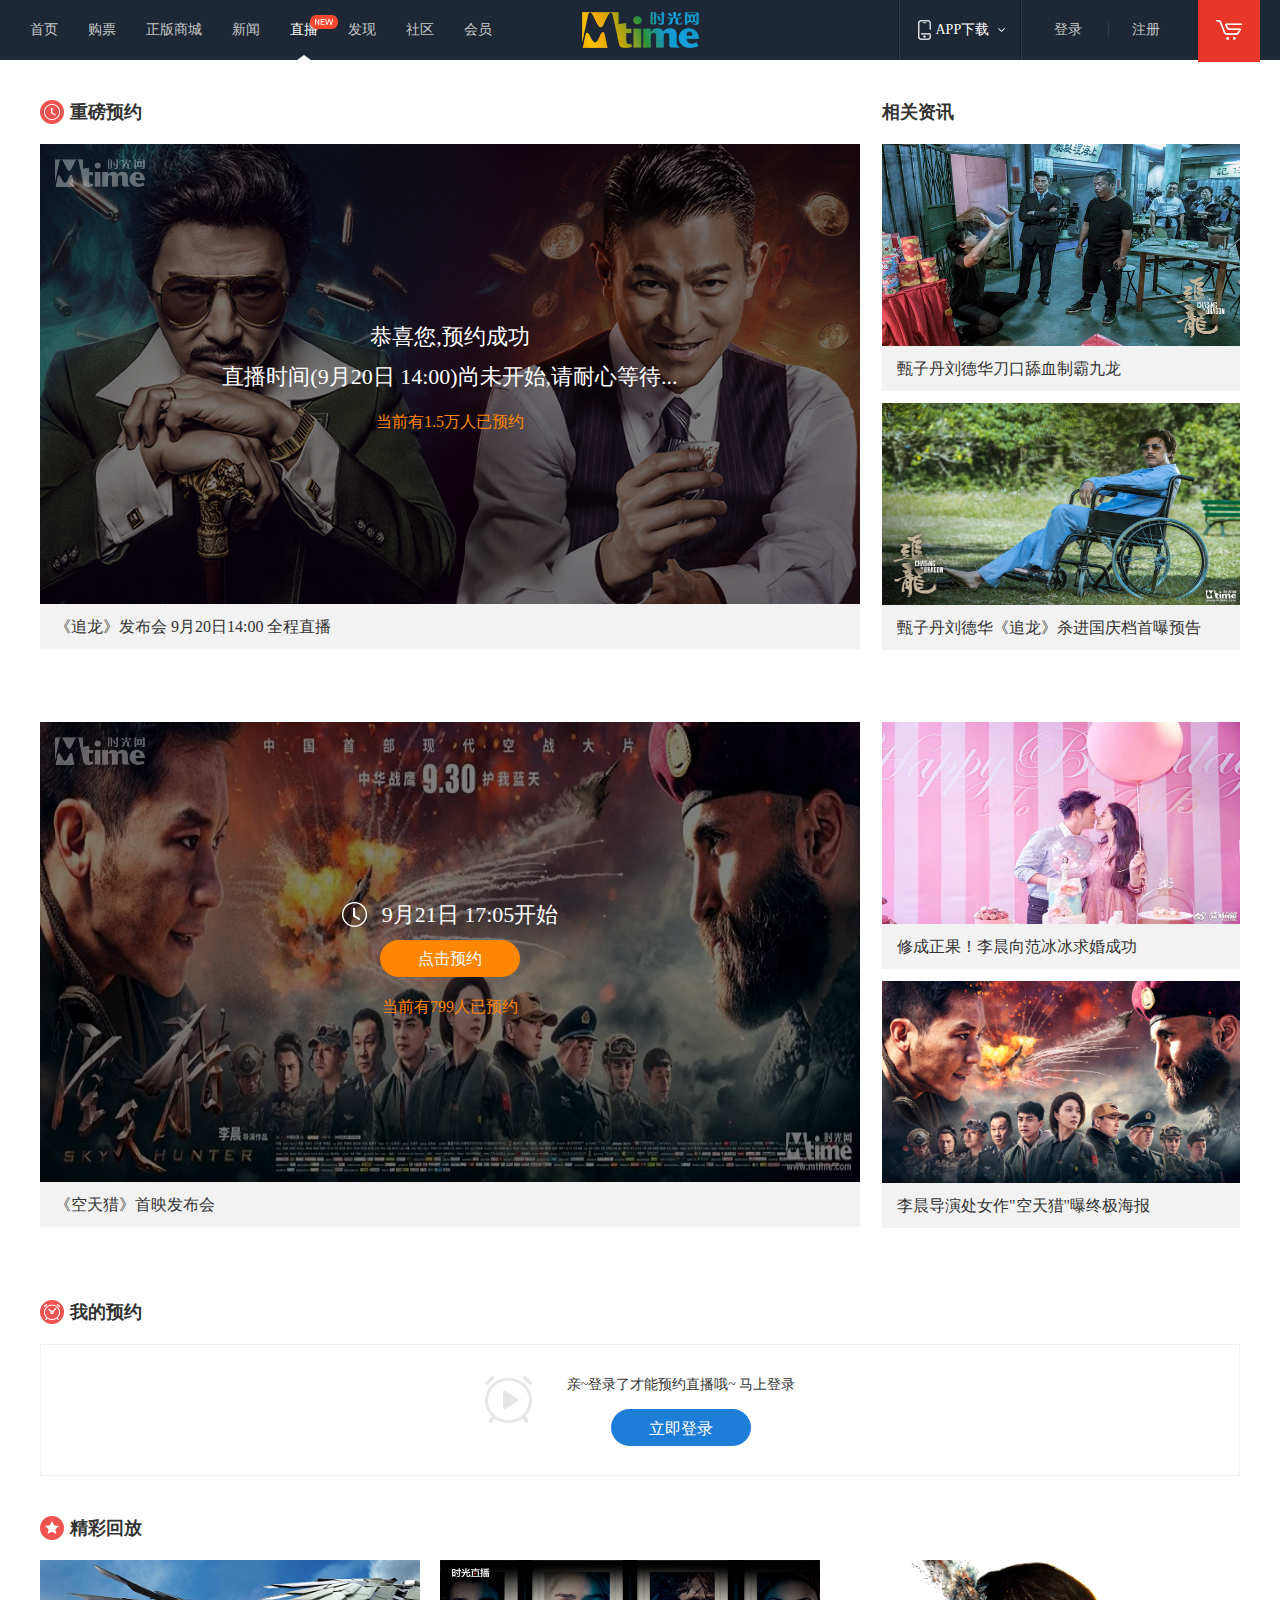
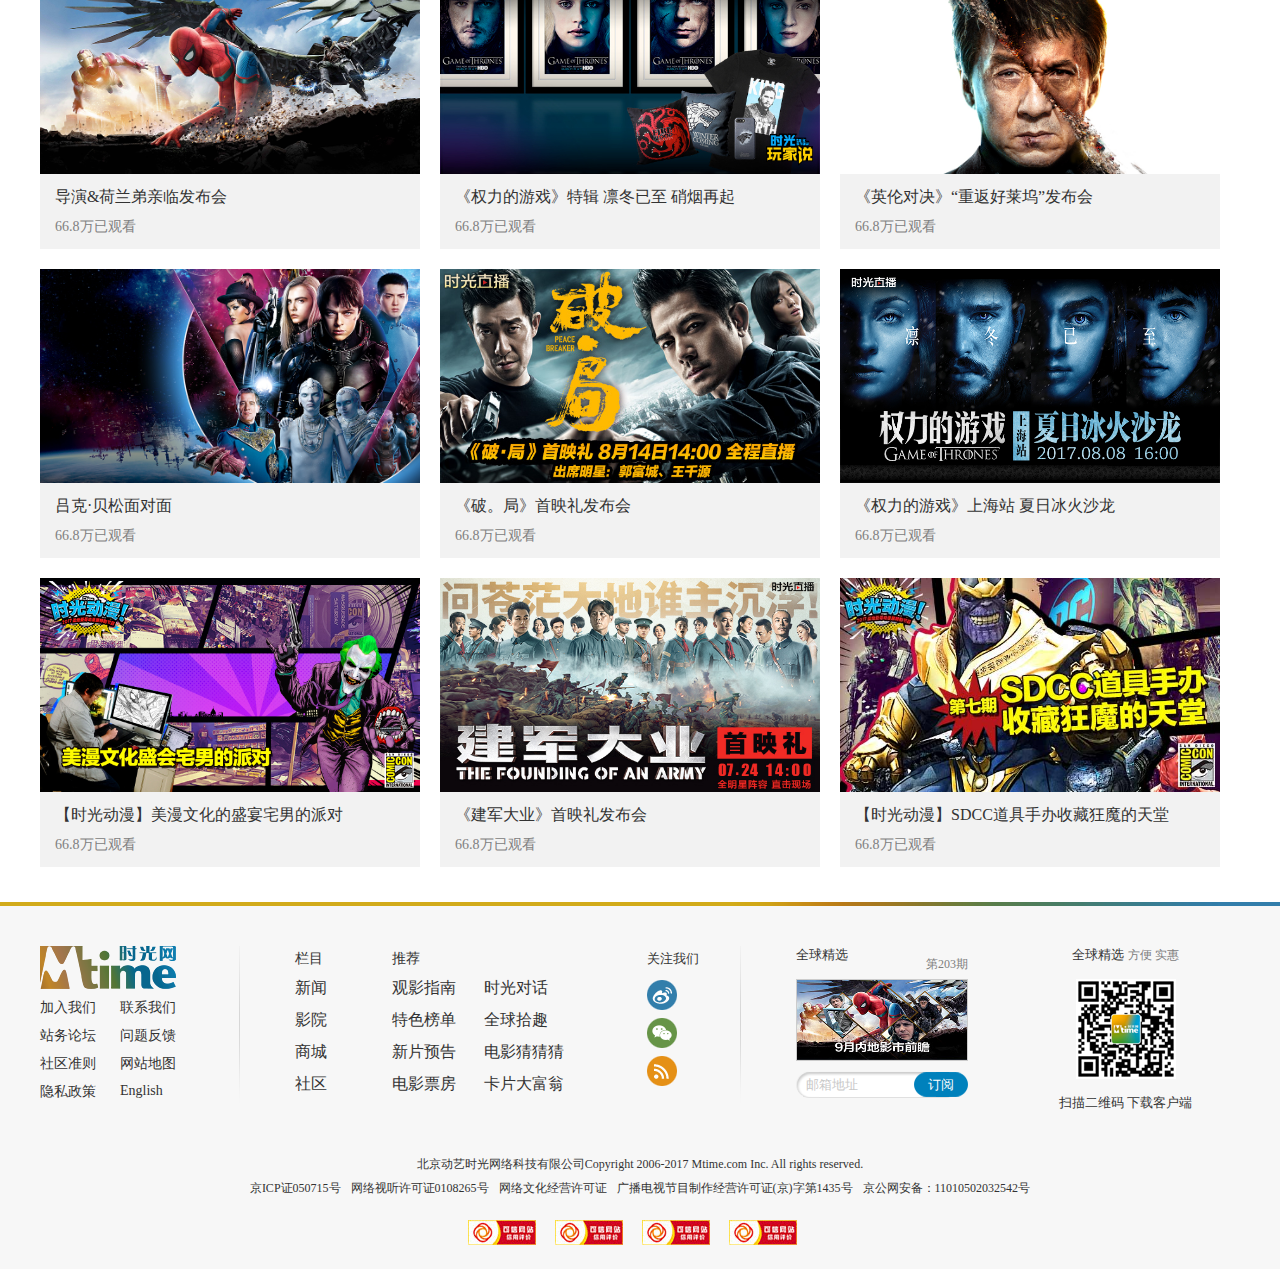
<file: zhibo.html>
<!DOCTYPE html>
<html>
	<head>
		<meta charset="UTF-8">
		<title></title>
		<script src="xuehua/js/jquery.min.js"></script>
		<script src="js/zhibo.js" type="text/javascript" charset="utf-8"></script>
		<link rel="stylesheet" type="text/css" href="css/zhibo.css"/>
	</head>
	<body>
		<div class="header">
			<ul class="nav fl">
				<li><a href="index.html">首页</a></li>
				<li><a href="javascript:;">购票</a></li>
				<li><a href="javascript:;">正版商城</a></li>
				<li><a href="javascript:;">新闻</a></li>
				<li><a href="javascript:;" id="zhibo">直播 <span></span><i></i></a></li>
				<li><a href="javascript:;">发现</a></li>
				<li><a href="javascript:;">社区</a></li>
				<li><a href="vip.html">会员</a></li>				
			</ul>
			<div class="logo"><a href="#"></a></div>
			<div class="nav_login fr">
				<i></i>
				<div class="login fr">
					<a href="javascript:;">登录</a>
					<em></em>
					<a href="javascript:;">注册</a>
				</div>				
			</div>
			<div class="appdw fr">
				<span></span>
				<a>
					<i></i>APP下载<b></b><span class="dp-n"></span>
				</a>
				<div class="dp-n"><img src="img/index/134023.34374055.png"/></div>
			</div>
			<div class="shoppingcar">
				<a href="javascript:;"></a>
				<div class="sc_con">
					<p>您的购物车还是空的，赶快选购吧！</p>
				</div>
			</div>
			<br />
		</div>
		<div class="content wrap">
			<div class="main_tit">
				<h3>重磅预约</h3>
				<h3>相关资讯</h3><br />
			</div>
			<div class="main_video">
				<div class="video">
					<img src="img/zhibo/get.jpg" alt="" />
					<p class="videotit"><a href="javascript:;">《追龙》发布会 9月20日14:00 全程直播</a></p>		<div class="videoinfo">
							<p>恭喜您,预约成功</p>
							<p>直播时间(9月20日 14:00)尚未开始,请耐心等待...</p>
							<p>当前有1.5万人已预约</p>						
					</div>
					<div class="videologo"></div>
				</div>
				<div class="aboutinfo">
					<img src="img/zhibo/164715.64897559_o.jpg" alt="" />
					<p class="videotit"><a href="javascript:;">甄子丹刘德华刀口舔血制霸九龙</a></p>
				</div>
				<div class="aboutinfo">
					<img src="img/zhibo/164824.44944096_o.jpg" alt="" />
					<p class="videotit"><a href="javascript:;">甄子丹刘德华《追龙》杀进国庆档首曝预告</a></p>
				</div>
				<br />
			</div>
			<div class="main_video">
				<div class="video">
					<img src="img/zhibo/183817.46170630_o.jpg" alt="" />
					<p class="videotit"><a href="javascript:;">《空天猎》首映发布会</a></p>		<div class="videoinfo">
							<p class="startp"><i></i>9月21日 17:05开始</p>
							<p class="pbtn">点击预约</p>
							<p>当前有799人已预约</p>						
					</div>
					<div class="videologo"></div>
				</div>
				<div class="aboutinfo">
					<img src="img/zhibo/183718.56622217_o.jpg" alt="" />
					<p class="videotit"><a href="javascript:;">修成正果！李晨向范冰冰求婚成功</a></p>
				</div>
				<div class="aboutinfo">
					<img src="img/zhibo/get 2.jpg" alt="" />
					<p class="videotit"><a href="javascript:;">李晨导演处女作"空天猎"曝终极海报</a></p>
				</div>
				<br />
			</div>
			<div class="myreservation">
				<h3>我的预约</h3>
				<div class="non_login">
					<div class="box">
						<p>亲~登录了才能预约直播哦~
马上登录</p>				<a href="javascript:;">立即登录</a>
					</div>
				</div>
			</div>
			<div class="reviews">
				<h3>精彩回放</h3>
				<div class="reviews_list">
					<ul>
						<li>
							<img src="img/zhibo/h1.jpg" alt="" />
							<p class="videotit"><a href="javascript:;">导演&荷兰弟亲临发布会</a></p>
							<p class="lookpeople">66.8万已观看</p>
						</li>
						<li>
							<img src="img/zhibo/h2.jpg" alt="" />
							<p class="videotit"><a href="javascript:;">《权力的游戏》特辑 凛冬已至 硝烟再起</a></p>
							<p class="lookpeople">66.8万已观看</p>
						</li>
						<li>
							<img src="img/zhibo/h3.jpg" alt="" />
							<p class="videotit"><a href="javascript:;">《英伦对决》“重返好莱坞”发布会</a></p>
							<p class="lookpeople">66.8万已观看</p>
						</li>
						<li>
							<img src="img/zhibo/h4.jpg" alt="" />
							<p class="videotit"><a href="javascript:;">吕克·贝松面对面</a></p>
							<p class="lookpeople">66.8万已观看</p>
						</li>
						<li>
							<img src="img/zhibo/h5.jpg" alt="" />
							<p class="videotit"><a href="javascript:;">《破。局》首映礼发布会</a></p>
							<p class="lookpeople">66.8万已观看</p>
						</li>
						<li>
							<img src="img/zhibo/h6.jpg" alt="" />
							<p class="videotit"><a href="javascript:;">《权力的游戏》上海站 夏日冰火沙龙</a></p>
							<p class="lookpeople">66.8万已观看</p>
						</li>
						<li>
							<img src="img/zhibo/h7.jpg" alt="" />
							<p class="videotit"><a href="javascript:;">【时光动漫】美漫文化的盛宴宅男的派对</a></p>
							<p class="lookpeople">66.8万已观看</p>
						</li>
						<li>
							<img src="img/zhibo/h8.jpg" alt="" />
							<p class="videotit"><a href="javascript:;">《建军大业》首映礼发布会</a></p>
							<p class="lookpeople">66.8万已观看</p>
						</li>
						<li>
							<img src="img/zhibo/h9.jpg" alt="" />
							<p class="videotit"><a href="javascript:;">【时光动漫】SDCC道具手办收藏狂魔的天堂</a></p>
							<p class="lookpeople">66.8万已观看</p>
						</li>
					</ul>
				</div>
				
			</div>
			<br />
		</div>
		<div class="footer">
			<div class="footpng"></div>
			<div class="wrap">
				<div class="fotlogo">
					<dl>
						<dt><a href="javascript:;"></a></dt>
						<dd><a href="javascript:;">加入我们</a></dd>
						<dd><a href="javascript:;">联系我们</a></dd>
						<dd><a href="javascript:;">站务论坛</a></dd>
						<dd><a href="javascript:;">问题反馈</a></dd>
						<dd><a href="javascript:;">社区准则</a></dd>
						<dd><a href="javascript:;">网站地图</a></dd>
						<dd><a href="javascript:;">隐私政策</a></dd>
						<dd><a href="javascript:;">English</a></dd>
					</dl>
					<i></i>
				</div>
				<div class="fotmap">
					<dl class="fm_lanmu">
						<dt><a href="javascript:;">栏目</a></dt>
						<dd><a href="javascript:;">新闻</a></dd>
						<dd><a href="javascript:;">影院</a></dd>
						<dd><a href="javascript:;">商城</a></dd>
						<dd><a href="javascript:;">社区</a></dd>
					</dl>
					<dl class="fm_tuijian">
						<dt><a href="javascript:;">推荐</a></dt>
						<dd><a href="javascript:;">观影指南</a></dd>
						<dd><a href="javascript:;">时光对话</a></dd>
						<dd><a href="javascript:;">特色榜单</a></dd>
						<dd><a href="javascript:;">全球拾趣</a></dd>
						<dd><a href="javascript:;">新片预告</a></dd>
						<dd><a href="javascript:;">电影猜猜猜</a></dd>
						<dd><a href="javascript:;">电影票房</a></dd>
						<dd><a href="javascript:;">卡片大富翁</a></dd>
					</dl>
					<dl class="fm_guanzhu">
						<dt>关注我们</dt>
						<dd><a href="javascript:;" class="fm_weibo"></a></dd>
						<dd><a href="javascript:;" class="fm_weibxin"></a></dd>
						<dd><a href="javascript:;" class="fm_rss"></a></dd>
					</dl>
					<i></i>
				</div>
				<div class="fotweek">
					<p class="indextit">全球精选<i>第203期</i></p>
					<a href="javascript:"><img src="img/index/092817.45692159_o.jpg"/></a>
					<div class="fotinput">
						<input type="text" name="" id="" value="邮箱地址" />
						<span>订阅</span>
					</div>
				</div>
				<div class="fotdownload">
					<p class="indextit">全球精选 <i>方便 实惠</i></p>
					<div></div>
					<p>扫描二维码 下载客户端</p>
				</div><br />
				<div class="db_foot">
					<p>北京动艺时光网络科技有限公司Copyright 2006-2017 Mtime.com Inc. All rights reserved.</p>
					<p>京ICP证050715号<i></i>网络视听许可证0108265号<i></i>网络文化经营许可证<i></i>广播电视节目制作经营许可证(京)字第1435号<i></i>京公网安备：11010502032542号</p>
					<div >
						<a href="javascript:;"></a>
						<a href="javascript:;"></a>
						<a href="javascript:;"></a>
						<a href="javascript:;"></a>
					</div>
				</div>
			</div>
			<br />
		</div>
	</body>
</html>
</file>
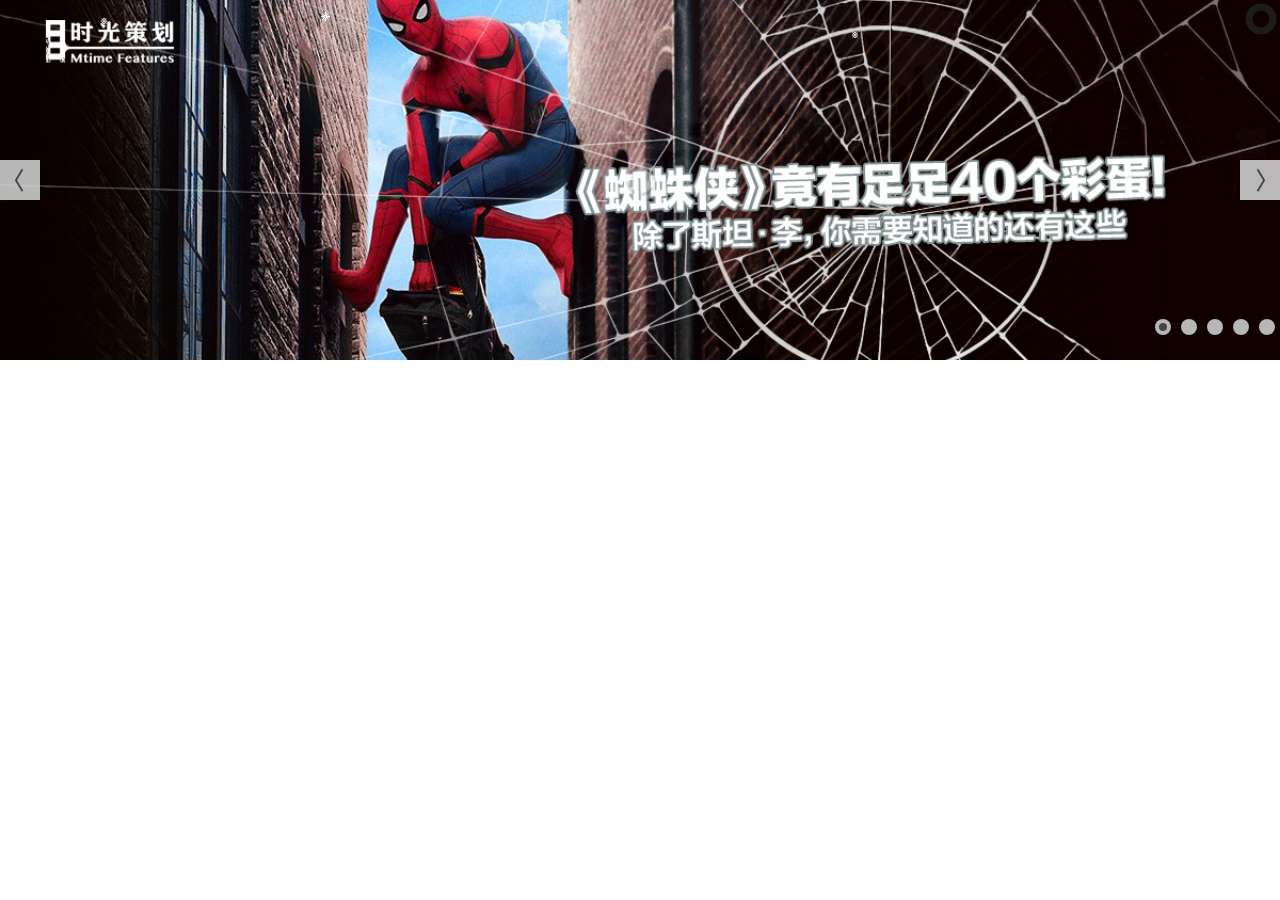
<file: 插件测试.html>
<!DOCTYPE html>
<html>
	<head>
		<meta charset="UTF-8">
		<title></title>
		<script src="xuehua/js/jquery.min.js"></script>
		<script src="lunbochajian/scripts/jquery.easing.1.3.js" type="text/javascript" charset="utf-8"></script>
		<script src="lunbochajian/scripts/camera.js" type="text/javascript" charset="utf-8"></script>
		<link rel="stylesheet" type="text/css" href="lunbochajian/css/camera.css"/>
		
		<script src="xuehua/js/snow.js"></script>
		<link href="xuehua/css/jq22.css" rel="stylesheet" type="text/css" />
		<script type="text/javascript">
			jQuery(function(){
				jQuery('#camera_demo').camera({
					time:'2000',
					height:'360',
					playPause:'false'
				});
				createSnow('xuehua/', 60);
			})
			
		</script>
	</head>
	<body id="introduction">
		<div class="camera_wrap" id="camera_demo">
			<div data-src="img/banner/b1.jpg"></div>
			<div data-src="img/banner/b2.jpg"></div>
			<div data-src="img/banner/b3.jpg"></div>
			<div data-src="img/banner/b4.jpg"></div>
			<div data-src="img/banner/b5.jpg"></div>
		</div>
	</body>
</html>
</file>
<file: lunbochajian/css/camera.css>
/**************************
*
*	GENERAL
*
**************************/
body{
	margin: 0;
	padding: 0;
}
.camera_wrap a, .camera_wrap img, 
.camera_wrap ol, .camera_wrap ul, .camera_wrap li,
.camera_wrap table, .camera_wrap tbody, .camera_wrap tfoot, .camera_wrap thead, .camera_wrap tr, .camera_wrap th, .camera_wrap td
.camera_thumbs_wrap a, .camera_thumbs_wrap img, 
.camera_thumbs_wrap ol, .camera_thumbs_wrap ul, .camera_thumbs_wrap li,
.camera_thumbs_wrap table, .camera_thumbs_wrap tbody, .camera_thumbs_wrap tfoot, .camera_thumbs_wrap thead, .camera_thumbs_wrap tr, .camera_thumbs_wrap th, .camera_thumbs_wrap td {
	background: none;
	border: 0;
	font: inherit;
	font-size: 100%;
	margin: 0;
	padding: 0;
	vertical-align: baseline;
	list-style: none
}
.camera_wrap {
	display: none;
	float: left;
	position: relative;
	z-index: 0;
}
.camera_wrap img {
	max-width: none!important;
}
.camera_fakehover {
	height: 100%;
	min-height: 60px;
	position: relative;
	width: 100%;
	z-index: 1;
}
.camera_wrap {
	width: 100%;
}
.camera_src {
	display: none;
}
.cameraCont, .cameraContents {
	height: 100%;
	position: relative;
	width: 100%;
	z-index: 1;
}
.cameraSlide {
	bottom: 0;
	left: 0;
	position: absolute;
	right: 0;
	top: 0;
	width: 100%;
}
.cameraContent {
	bottom: 0;
	display: none;
	left: 0;
	position: absolute;
	right: 0;
	top: 0;
	width: 100%;
}
.camera_target {
	bottom: 0;
	height: 100%;
	left: 0;
	overflow: hidden;
	position: absolute;
	right: 0;
	text-align: left;
	top: 0;
	width: 100%;
	z-index: 0;
}
.camera_overlayer {
	bottom: 0;
	height: 100%;
	left: 0;
	overflow: hidden;
	position: absolute;
	right: 0;
	top: 0;
	width: 100%;
	z-index: 0;
}
.camera_target_content {
	bottom: 0;
	left: 0;
	overflow: hidden;
	position: absolute;
	right: 0;
	top: 0;
	z-index: 2;
}
.camera_target_content .camera_link {
    background: url(../images/blank.gif);
	display: block;
	height: 100%;
	text-decoration: none;
}
.camera_loader {
    background: #fff url(../images/camera-loader.gif) no-repeat center;
	background: rgba(255, 255, 255, 0.9) url(../images/camera-loader.gif) no-repeat center;
	border: 1px solid #ffffff;
	-webkit-border-radius: 18px;
	-moz-border-radius: 18px;
	border-radius: 18px;
	height: 36px;
	left: 50%;
	overflow: hidden;
	position: absolute;
	margin: -18px 0 0 -18px;
	top: 50%;
	width: 36px;
	z-index: 3;
}
.camera_bar {
	bottom: 0;
	left: 0;
	overflow: hidden;
	position: absolute;
	right: 0;
	top: 0;
	z-index: 3;
}
.camera_thumbs_wrap.camera_left .camera_bar, .camera_thumbs_wrap.camera_right .camera_bar {
	height: 100%;
	position: absolute;
	width: auto;
}
.camera_thumbs_wrap.camera_bottom .camera_bar, .camera_thumbs_wrap.camera_top .camera_bar {
	height: auto;
	position: absolute;
	width: 100%;
}
.camera_nav_cont {
	height: 65px;
	overflow: hidden;
	position: absolute;
	right: 9px;
	top: 15px;
	width: 120px;
	z-index: 4;
}
.camera_caption {
	bottom: 0;
	display: block;
	position: absolute;
	width: 100%;
}
.camera_caption > div {
	padding: 10px 20px;
}
.camerarelative {
	overflow: hidden;
	position: relative;
}
.imgFake {
	cursor: pointer;
}
.camera_prevThumbs {
	bottom: 4px;
	cursor: pointer;
	left: 0;
	position: absolute;
	top: 4px;
	visibility: hidden;
	width: 30px;
	z-index: 10;
}
.camera_prevThumbs div {
	background: url(../images/camera_skins.png) no-repeat -160px 0;
	display: block;
	height: 40px;
	margin-top: -20px;
	position: absolute;
	top: 50%;
	width: 30px;
}
.camera_nextThumbs {
	bottom: 4px;
	cursor: pointer;
	position: absolute;
	right: 0;
	top: 4px;
	visibility: hidden;
	width: 30px;
	z-index: 10;
}
.camera_nextThumbs div {
	background: url(../images/camera_skins.png) no-repeat -190px 0;
	display: block;
	height: 40px;
	margin-top: -20px;
	position: absolute;
	top: 50%;
	width: 30px;
}
.camera_command_wrap .hideNav {
	display: none;
}
.camera_command_wrap {
	left: 0;
	position: relative;
	right:0;
	z-index: 4;
}
.camera_wrap .camera_pag .camera_pag_ul {
	list-style: none;
	margin: 0;
	padding: 0;
	text-align: right;
}
.camera_wrap .camera_pag .camera_pag_ul li {
	-webkit-border-radius: 8px;
	-moz-border-radius: 8px;
	border-radius: 8px;
	cursor: pointer;
	display: inline-block;
	height: 16px;
	margin: 20px 5px;
	position: relative;
	text-align: left;
	text-indent: -9999px;
	width: 16px;
}
.camera_commands_emboss .camera_pag .camera_pag_ul li {
	-moz-box-shadow:
		0px 1px 0px rgba(255,255,255,1),
		inset 0px 1px 1px rgba(0,0,0,0.2);
	-webkit-box-shadow:
		0px 1px 0px rgba(255,255,255,1),
		inset 0px 1px 1px rgba(0,0,0,0.2);
	box-shadow:
		0px 1px 0px rgba(255,255,255,1),
		inset 0px 1px 1px rgba(0,0,0,0.2);
}
.camera_wrap .camera_pag .camera_pag_ul li > span {
	-webkit-border-radius: 5px;
	-moz-border-radius: 5px;
	border-radius: 5px;
	height: 8px;
	left: 4px;
	overflow: hidden;
	position: absolute;
	top: 4px;
	width: 8px;
}
.camera_commands_emboss .camera_pag .camera_pag_ul li:hover > span {
	-moz-box-shadow:
		0px 1px 0px rgba(255,255,255,1),
		inset 0px 1px 1px rgba(0,0,0,0.2);
	-webkit-box-shadow:
		0px 1px 0px rgba(255,255,255,1),
		inset 0px 1px 1px rgba(0,0,0,0.2);
	box-shadow:
		0px 1px 0px rgba(255,255,255,1),
		inset 0px 1px 1px rgba(0,0,0,0.2);
}
.camera_wrap .camera_pag .camera_pag_ul li.cameracurrent > span {
	-moz-box-shadow: 0;
	-webkit-box-shadow: 0;
	box-shadow: 0;
}
.camera_pag_ul li img {
	display: none;
	position: absolute;
}
.camera_pag_ul .thumb_arrow {
    border-left: 4px solid transparent;
    border-right: 4px solid transparent;
    border-top: 4px solid;
	top: 0;
	left: 50%;
	margin-left: -4px;
	position: absolute;
}
.camera_prev, .camera_next, .camera_commands {
	cursor: pointer;
	height: 40px;
	margin-top: -20px;
	position: absolute;
	top: 50%;
	width: 40px;
	z-index: 2;
}
.camera_prev {
	left: 0;
}
.camera_prev > span {
	background: url(../images/camera_skins.png) no-repeat 0 0;
	display: block;
	height: 40px;
	width: 40px;
}
.camera_next {
	right: 0;
}
.camera_next > span {
	background: url(../images/camera_skins.png) no-repeat -40px 0;
	display: block;
	height: 40px;
	width: 40px;
}
.camera_commands {
	right: 41px;
}
.camera_commands > .camera_play {
	background: url(../images/camera_skins.png) no-repeat -80px 0;
	height: 40px;
	width: 40px;
}
.camera_commands > .camera_stop {
	background: url(../images/camera_skins.png) no-repeat -120px 0;
	display: block;
	height: 40px;
	width: 40px;
}
.camera_wrap .camera_pag .camera_pag_ul li {
	-webkit-border-radius: 8px;
	-moz-border-radius: 8px;
	border-radius: 8px;
	cursor: pointer;
	display: inline-block;
	height: 16px;
	margin: 20px 5px;
	position: relative;
	text-indent: -9999px;
	width: 16px;
}
.camera_thumbs_cont {
	-webkit-border-bottom-right-radius: 4px;
	-webkit-border-bottom-left-radius: 4px;
	-moz-border-radius-bottomright: 4px;
	-moz-border-radius-bottomleft: 4px;
	border-bottom-right-radius: 4px;
	border-bottom-left-radius: 4px;
	overflow: hidden;
	position: relative;
	width: 100%;
}
.camera_commands_emboss .camera_thumbs_cont {
	-moz-box-shadow:
		0px 1px 0px rgba(255,255,255,1),
		inset 0px 1px 1px rgba(0,0,0,0.2);
	-webkit-box-shadow:
		0px 1px 0px rgba(255,255,255,1),
		inset 0px 1px 1px rgba(0,0,0,0.2);
	box-shadow:
		0px 1px 0px rgba(255,255,255,1),
		inset 0px 1px 1px rgba(0,0,0,0.2);
}
.camera_thumbs_cont > div {
	float: left;
	width: 100%;
}
.camera_thumbs_cont ul {
	overflow: hidden;
	padding: 3px 4px 8px;
	position: relative;
	text-align: center;
}
.camera_thumbs_cont ul li {
	display: inline;
	padding: 0 4px;
}
.camera_thumbs_cont ul li > img {
	border: 1px solid;
	cursor: pointer;
	margin-top: 5px;
	vertical-align:bottom;
}
.camera_clear {
	display: block;
	clear: both;
}
.showIt {
	display: none;
}
.camera_clear {
	clear: both;
	display: block;
	height: 1px;
	margin: -1px 0 25px;
	position: relative;
}
/**************************
*
*	COLORS & SKINS
*
**************************/
.pattern_1 .camera_overlayer {
	background: url(../images/patterns/overlay1.png) repeat;
}
.pattern_2 .camera_overlayer {
	background: url(../images/patterns/overlay2.png) repeat;
}
.pattern_3 .camera_overlayer {
	background: url(../images/patterns/overlay3.png) repeat;
}
.pattern_4 .camera_overlayer {
	background: url(../images/patterns/overlay4.png) repeat;
}
.pattern_5 .camera_overlayer {
	background: url(../images/patterns/overlay5.png) repeat;
}
.pattern_6 .camera_overlayer {
	background: url(../images/patterns/overlay6.png) repeat;
}
.pattern_7 .camera_overlayer {
	background: url(../images/patterns/overlay7.png) repeat;
}
.pattern_8 .camera_overlayer {
	background: url(../images/patterns/overlay8.png) repeat;
}
.pattern_9 .camera_overlayer {
	background: url(../images/patterns/overlay9.png) repeat;
}
.pattern_10 .camera_overlayer {
	background: url(../images/patterns/overlay10.png) repeat;
}
.camera_caption {
	color: #fff;
}
.camera_caption > div {
	background: #000;
	background: rgba(0, 0, 0, 0.8);
}
.camera_wrap .camera_pag .camera_pag_ul li {
	background: #b7b7b7;
}
.camera_wrap .camera_pag .camera_pag_ul li:hover > span {
	background: #b7b7b7;
}
.camera_wrap .camera_pag .camera_pag_ul li.cameracurrent > span {
	background: #434648;
}
.camera_pag_ul li img {
	border: 4px solid #e6e6e6;
	-moz-box-shadow: 0px 3px 6px rgba(0,0,0,.5);
	-webkit-box-shadow: 0px 3px 6px rgba(0,0,0,.5);
	box-shadow: 0px 3px 6px rgba(0,0,0,.5);
}
.camera_pag_ul .thumb_arrow {
    border-top-color: #e6e6e6;
}
.camera_prevThumbs, .camera_nextThumbs, .camera_prev, .camera_next, .camera_commands, .camera_thumbs_cont {
	background: #d8d8d8;
	background: rgba(216, 216, 216, 0.85);
}
.camera_wrap .camera_pag .camera_pag_ul li {
	background: #b7b7b7;
}
.camera_thumbs_cont ul li > img {
	border-color: 1px solid #000;
}
/*AMBER SKIN*/
.camera_amber_skin .camera_prevThumbs div {
	background-position: -160px -160px;
}
.camera_amber_skin .camera_nextThumbs div {
	background-position: -190px -160px;
}
.camera_amber_skin .camera_prev > span {
	background-position: 0 -160px;
}
.camera_amber_skin .camera_next > span {
	background-position: -40px -160px;
}
.camera_amber_skin .camera_commands > .camera_play {
	background-position: -80px -160px;
}
.camera_amber_skin .camera_commands > .camera_stop {
	background-position: -120px -160px;
}
/*ASH SKIN*/
.camera_ash_skin .camera_prevThumbs div {
	background-position: -160px -200px;
}
.camera_ash_skin .camera_nextThumbs div {
	background-position: -190px -200px;
}
.camera_ash_skin .camera_prev > span {
	background-position: 0 -200px;
}
.camera_ash_skin .camera_next > span {
	background-position: -40px -200px;
}
.camera_ash_skin .camera_commands > .camera_play {
	background-position: -80px -200px;
}
.camera_ash_skin .camera_commands > .camera_stop {
	background-position: -120px -200px;
}
/*AZURE SKIN*/
.camera_azure_skin .camera_prevThumbs div {
	background-position: -160px -240px;
}
.camera_azure_skin .camera_nextThumbs div {
	background-position: -190px -240px;
}
.camera_azure_skin .camera_prev > span {
	background-position: 0 -240px;
}
.camera_azure_skin .camera_next > span {
	background-position: -40px -240px;
}
.camera_azure_skin .camera_commands > .camera_play {
	background-position: -80px -240px;
}
.camera_azure_skin .camera_commands > .camera_stop {
	background-position: -120px -240px;
}
/*BEIGE SKIN*/
.camera_beige_skin .camera_prevThumbs div {
	background-position: -160px -120px;
}
.camera_beige_skin .camera_nextThumbs div {
	background-position: -190px -120px;
}
.camera_beige_skin .camera_prev > span {
	background-position: 0 -120px;
}
.camera_beige_skin .camera_next > span {
	background-position: -40px -120px;
}
.camera_beige_skin .camera_commands > .camera_play {
	background-position: -80px -120px;
}
.camera_beige_skin .camera_commands > .camera_stop {
	background-position: -120px -120px;
}
/*BLACK SKIN*/
.camera_black_skin .camera_prevThumbs div {
	background-position: -160px -40px;
}
.camera_black_skin .camera_nextThumbs div {
	background-position: -190px -40px;
}
.camera_black_skin .camera_prev > span {
	background-position: 0 -40px;
}
.camera_black_skin .camera_next > span {
	background-position: -40px -40px;
}
.camera_black_skin .camera_commands > .camera_play {
	background-position: -80px -40px;
}
.camera_black_skin .camera_commands > .camera_stop {
	background-position: -120px -40px;
}
/*BLUE SKIN*/
.camera_blue_skin .camera_prevThumbs div {
	background-position: -160px -280px;
}
.camera_blue_skin .camera_nextThumbs div {
	background-position: -190px -280px;
}
.camera_blue_skin .camera_prev > span {
	background-position: 0 -280px;
}
.camera_blue_skin .camera_next > span {
	background-position: -40px -280px;
}
.camera_blue_skin .camera_commands > .camera_play {
	background-position: -80px -280px;
}
.camera_blue_skin .camera_commands > .camera_stop {
	background-position: -120px -280px;
}
/*BROWN SKIN*/
.camera_brown_skin .camera_prevThumbs div {
	background-position: -160px -320px;
}
.camera_brown_skin .camera_nextThumbs div {
	background-position: -190px -320px;
}
.camera_brown_skin .camera_prev > span {
	background-position: 0 -320px;
}
.camera_brown_skin .camera_next > span {
	background-position: -40px -320px;
}
.camera_brown_skin .camera_commands > .camera_play {
	background-position: -80px -320px;
}
.camera_brown_skin .camera_commands > .camera_stop {
	background-position: -120px -320px;
}
/*BURGUNDY SKIN*/
.camera_burgundy_skin .camera_prevThumbs div {
	background-position: -160px -360px;
}
.camera_burgundy_skin .camera_nextThumbs div {
	background-position: -190px -360px;
}
.camera_burgundy_skin .camera_prev > span {
	background-position: 0 -360px;
}
.camera_burgundy_skin .camera_next > span {
	background-position: -40px -360px;
}
.camera_burgundy_skin .camera_commands > .camera_play {
	background-position: -80px -360px;
}
.camera_burgundy_skin .camera_commands > .camera_stop {
	background-position: -120px -360px;
}
/*CHARCOAL SKIN*/
.camera_charcoal_skin .camera_prevThumbs div {
	background-position: -160px -400px;
}
.camera_charcoal_skin .camera_nextThumbs div {
	background-position: -190px -400px;
}
.camera_charcoal_skin .camera_prev > span {
	background-position: 0 -400px;
}
.camera_charcoal_skin .camera_next > span {
	background-position: -40px -400px;
}
.camera_charcoal_skin .camera_commands > .camera_play {
	background-position: -80px -400px;
}
.camera_charcoal_skin .camera_commands > .camera_stop {
	background-position: -120px -400px;
}
/*CHOCOLATE SKIN*/
.camera_chocolate_skin .camera_prevThumbs div {
	background-position: -160px -440px;
}
.camera_chocolate_skin .camera_nextThumbs div {
	background-position: -190px -440px;
}
.camera_chocolate_skin .camera_prev > span {
	background-position: 0 -440px;
}
.camera_chocolate_skin .camera_next > span {
	background-position: -40px -440px;
}
.camera_chocolate_skin .camera_commands > .camera_play {
	background-position: -80px -440px;
}
.camera_chocolate_skin .camera_commands > .camera_stop {
	background-position: -120px -440px	;
}
/*COFFEE SKIN*/
.camera_coffee_skin .camera_prevThumbs div {
	background-position: -160px -480px;
}
.camera_coffee_skin .camera_nextThumbs div {
	background-position: -190px -480px;
}
.camera_coffee_skin .camera_prev > span {
	background-position: 0 -480px;
}
.camera_coffee_skin .camera_next > span {
	background-position: -40px -480px;
}
.camera_coffee_skin .camera_commands > .camera_play {
	background-position: -80px -480px;
}
.camera_coffee_skin .camera_commands > .camera_stop {
	background-position: -120px -480px	;
}
/*CYAN SKIN*/
.camera_cyan_skin .camera_prevThumbs div {
	background-position: -160px -520px;
}
.camera_cyan_skin .camera_nextThumbs div {
	background-position: -190px -520px;
}
.camera_cyan_skin .camera_prev > span {
	background-position: 0 -520px;
}
.camera_cyan_skin .camera_next > span {
	background-position: -40px -520px;
}
.camera_cyan_skin .camera_commands > .camera_play {
	background-position: -80px -520px;
}
.camera_cyan_skin .camera_commands > .camera_stop {
	background-position: -120px -520px	;
}
/*FUCHSIA SKIN*/
.camera_fuchsia_skin .camera_prevThumbs div {
	background-position: -160px -560px;
}
.camera_fuchsia_skin .camera_nextThumbs div {
	background-position: -190px -560px;
}
.camera_fuchsia_skin .camera_prev > span {
	background-position: 0 -560px;
}
.camera_fuchsia_skin .camera_next > span {
	background-position: -40px -560px;
}
.camera_fuchsia_skin .camera_commands > .camera_play {
	background-position: -80px -560px;
}
.camera_fuchsia_skin .camera_commands > .camera_stop {
	background-position: -120px -560px	;
}
/*GOLD SKIN*/
.camera_gold_skin .camera_prevThumbs div {
	background-position: -160px -600px;
}
.camera_gold_skin .camera_nextThumbs div {
	background-position: -190px -600px;
}
.camera_gold_skin .camera_prev > span {
	background-position: 0 -600px;
}
.camera_gold_skin .camera_next > span {
	background-position: -40px -600px;
}
.camera_gold_skin .camera_commands > .camera_play {
	background-position: -80px -600px;
}
.camera_gold_skin .camera_commands > .camera_stop {
	background-position: -120px -600px	;
}
/*GREEN SKIN*/
.camera_green_skin .camera_prevThumbs div {
	background-position: -160px -640px;
}
.camera_green_skin .camera_nextThumbs div {
	background-position: -190px -640px;
}
.camera_green_skin .camera_prev > span {
	background-position: 0 -640px;
}
.camera_green_skin .camera_next > span {
	background-position: -40px -640px;
}
.camera_green_skin .camera_commands > .camera_play {
	background-position: -80px -640px;
}
.camera_green_skin .camera_commands > .camera_stop {
	background-position: -120px -640px	;
}
/*GREY SKIN*/
.camera_grey_skin .camera_prevThumbs div {
	background-position: -160px -680px;
}
.camera_grey_skin .camera_nextThumbs div {
	background-position: -190px -680px;
}
.camera_grey_skin .camera_prev > span {
	background-position: 0 -680px;
}
.camera_grey_skin .camera_next > span {
	background-position: -40px -680px;
}
.camera_grey_skin .camera_commands > .camera_play {
	background-position: -80px -680px;
}
.camera_grey_skin .camera_commands > .camera_stop {
	background-position: -120px -680px	;
}
/*INDIGO SKIN*/
.camera_indigo_skin .camera_prevThumbs div {
	background-position: -160px -720px;
}
.camera_indigo_skin .camera_nextThumbs div {
	background-position: -190px -720px;
}
.camera_indigo_skin .camera_prev > span {
	background-position: 0 -720px;
}
.camera_indigo_skin .camera_next > span {
	background-position: -40px -720px;
}
.camera_indigo_skin .camera_commands > .camera_play {
	background-position: -80px -720px;
}
.camera_indigo_skin .camera_commands > .camera_stop {
	background-position: -120px -720px	;
}
/*KHAKI SKIN*/
.camera_khaki_skin .camera_prevThumbs div {
	background-position: -160px -760px;
}
.camera_khaki_skin .camera_nextThumbs div {
	background-position: -190px -760px;
}
.camera_khaki_skin .camera_prev > span {
	background-position: 0 -760px;
}
.camera_khaki_skin .camera_next > span {
	background-position: -40px -760px;
}
.camera_khaki_skin .camera_commands > .camera_play {
	background-position: -80px -760px;
}
.camera_khaki_skin .camera_commands > .camera_stop {
	background-position: -120px -760px	;
}
/*LIME SKIN*/
.camera_lime_skin .camera_prevThumbs div {
	background-position: -160px -800px;
}
.camera_lime_skin .camera_nextThumbs div {
	background-position: -190px -800px;
}
.camera_lime_skin .camera_prev > span {
	background-position: 0 -800px;
}
.camera_lime_skin .camera_next > span {
	background-position: -40px -800px;
}
.camera_lime_skin .camera_commands > .camera_play {
	background-position: -80px -800px;
}
.camera_lime_skin .camera_commands > .camera_stop {
	background-position: -120px -800px	;
}
/*MAGENTA SKIN*/
.camera_magenta_skin .camera_prevThumbs div {
	background-position: -160px -840px;
}
.camera_magenta_skin .camera_nextThumbs div {
	background-position: -190px -840px;
}
.camera_magenta_skin .camera_prev > span {
	background-position: 0 -840px;
}
.camera_magenta_skin .camera_next > span {
	background-position: -40px -840px;
}
.camera_magenta_skin .camera_commands > .camera_play {
	background-position: -80px -840px;
}
.camera_magenta_skin .camera_commands > .camera_stop {
	background-position: -120px -840px	;
}
/*MAROON SKIN*/
.camera_maroon_skin .camera_prevThumbs div {
	background-position: -160px -880px;
}
.camera_maroon_skin .camera_nextThumbs div {
	background-position: -190px -880px;
}
.camera_maroon_skin .camera_prev > span {
	background-position: 0 -880px;
}
.camera_maroon_skin .camera_next > span {
	background-position: -40px -880px;
}
.camera_maroon_skin .camera_commands > .camera_play {
	background-position: -80px -880px;
}
.camera_maroon_skin .camera_commands > .camera_stop {
	background-position: -120px -880px	;
}
/*ORANGE SKIN*/
.camera_orange_skin .camera_prevThumbs div {
	background-position: -160px -920px;
}
.camera_orange_skin .camera_nextThumbs div {
	background-position: -190px -920px;
}
.camera_orange_skin .camera_prev > span {
	background-position: 0 -920px;
}
.camera_orange_skin .camera_next > span {
	background-position: -40px -920px;
}
.camera_orange_skin .camera_commands > .camera_play {
	background-position: -80px -920px;
}
.camera_orange_skin .camera_commands > .camera_stop {
	background-position: -120px -920px	;
}
/*OLIVE SKIN*/
.camera_olive_skin .camera_prevThumbs div {
	background-position: -160px -1080px;
}
.camera_olive_skin .camera_nextThumbs div {
	background-position: -190px -1080px;
}
.camera_olive_skin .camera_prev > span {
	background-position: 0 -1080px;
}
.camera_olive_skin .camera_next > span {
	background-position: -40px -1080px;
}
.camera_olive_skin .camera_commands > .camera_play {
	background-position: -80px -1080px;
}
.camera_olive_skin .camera_commands > .camera_stop {
	background-position: -120px -1080px	;
}
/*PINK SKIN*/
.camera_pink_skin .camera_prevThumbs div {
	background-position: -160px -960px;
}
.camera_pink_skin .camera_nextThumbs div {
	background-position: -190px -960px;
}
.camera_pink_skin .camera_prev > span {
	background-position: 0 -960px;
}
.camera_pink_skin .camera_next > span {
	background-position: -40px -960px;
}
.camera_pink_skin .camera_commands > .camera_play {
	background-position: -80px -960px;
}
.camera_pink_skin .camera_commands > .camera_stop {
	background-position: -120px -960px	;
}
/*PISTACHIO SKIN*/
.camera_pistachio_skin .camera_prevThumbs div {
	background-position: -160px -1040px;
}
.camera_pistachio_skin .camera_nextThumbs div {
	background-position: -190px -1040px;
}
.camera_pistachio_skin .camera_prev > span {
	background-position: 0 -1040px;
}
.camera_pistachio_skin .camera_next > span {
	background-position: -40px -1040px;
}
.camera_pistachio_skin .camera_commands > .camera_play {
	background-position: -80px -1040px;
}
.camera_pistachio_skin .camera_commands > .camera_stop {
	background-position: -120px -1040px	;
}
/*PINK SKIN*/
.camera_pink_skin .camera_prevThumbs div {
	background-position: -160px -80px;
}
.camera_pink_skin .camera_nextThumbs div {
	background-position: -190px -80px;
}
.camera_pink_skin .camera_prev > span {
	background-position: 0 -80px;
}
.camera_pink_skin .camera_next > span {
	background-position: -40px -80px;
}
.camera_pink_skin .camera_commands > .camera_play {
	background-position: -80px -80px;
}
.camera_pink_skin .camera_commands > .camera_stop {
	background-position: -120px -80px;
}
/*RED SKIN*/
.camera_red_skin .camera_prevThumbs div {
	background-position: -160px -1000px;
}
.camera_red_skin .camera_nextThumbs div {
	background-position: -190px -1000px;
}
.camera_red_skin .camera_prev > span {
	background-position: 0 -1000px;
}
.camera_red_skin .camera_next > span {
	background-position: -40px -1000px;
}
.camera_red_skin .camera_commands > .camera_play {
	background-position: -80px -1000px;
}
.camera_red_skin .camera_commands > .camera_stop {
	background-position: -120px -1000px	;
}
/*TANGERINE SKIN*/
.camera_tangerine_skin .camera_prevThumbs div {
	background-position: -160px -1120px;
}
.camera_tangerine_skin .camera_nextThumbs div {
	background-position: -190px -1120px;
}
.camera_tangerine_skin .camera_prev > span {
	background-position: 0 -1120px;
}
.camera_tangerine_skin .camera_next > span {
	background-position: -40px -1120px;
}
.camera_tangerine_skin .camera_commands > .camera_play {
	background-position: -80px -1120px;
}
.camera_tangerine_skin .camera_commands > .camera_stop {
	background-position: -120px -1120px	;
}
/*TURQUOISE SKIN*/
.camera_turquoise_skin .camera_prevThumbs div {
	background-position: -160px -1160px;
}
.camera_turquoise_skin .camera_nextThumbs div {
	background-position: -190px -1160px;
}
.camera_turquoise_skin .camera_prev > span {
	background-position: 0 -1160px;
}
.camera_turquoise_skin .camera_next > span {
	background-position: -40px -1160px;
}
.camera_turquoise_skin .camera_commands > .camera_play {
	background-position: -80px -1160px;
}
.camera_turquoise_skin .camera_commands > .camera_stop {
	background-position: -120px -1160px	;
}
/*VIOLET SKIN*/
.camera_violet_skin .camera_prevThumbs div {
	background-position: -160px -1200px;
}
.camera_violet_skin .camera_nextThumbs div {
	background-position: -190px -1200px;
}
.camera_violet_skin .camera_prev > span {
	background-position: 0 -1200px;
}
.camera_violet_skin .camera_next > span {
	background-position: -40px -1200px;
}
.camera_violet_skin .camera_commands > .camera_play {
	background-position: -80px -1200px;
}
.camera_violet_skin .camera_commands > .camera_stop {
	background-position: -120px -1200px	;
}
/*WHITE SKIN*/
.camera_white_skin .camera_prevThumbs div {
	background-position: -160px -80px;
}
.camera_white_skin .camera_nextThumbs div {
	background-position: -190px -80px;
}
.camera_white_skin .camera_prev > span {
	background-position: 0 -80px;
}
.camera_white_skin .camera_next > span {
	background-position: -40px -80px;
}
.camera_white_skin .camera_commands > .camera_play {
	background-position: -80px -80px;
}
.camera_white_skin .camera_commands > .camera_stop {
	background-position: -120px -80px;
}
/*YELLOW SKIN*/
.camera_yellow_skin .camera_prevThumbs div {
	background-position: -160px -1240px;
}
.camera_yellow_skin .camera_nextThumbs div {
	background-position: -190px -1240px;
}
.camera_yellow_skin .camera_prev > span {
	background-position: 0 -1240px;
}
.camera_yellow_skin .camera_next > span {
	background-position: -40px -1240px;
}
.camera_yellow_skin .camera_commands > .camera_play {
	background-position: -80px -1240px;
}
.camera_yellow_skin .camera_commands > .camera_stop {
	background-position: -120px -1240px	;
}



.camera_pag{
	position: absolute;
	bottom: 0;
	width: 100%;
}
</file>
<file: xuehua/css/jq22.css>
*{margin:0;padding:0;}
#container {}
#footer {position: relative; height: 70px;clear:both;} 
.clearfix:after {content: ".";display: block;height: 0;clear: both;visibility: hidden;}
.clearfix {display: inline-block;}
* html .clearfix { height: 1%;}
.clearfix {display: block;}
body{background:#FFFFFF;font:13px/1.3 'Microsoft Yahei','宋体';color:#999;}
#page,#footer_inner{margin:0 auto;width:960px;}
h1#logo{overflow:hidden;height:93px;padding: 25px 0;}
h1#logo a{display:block;height:93px;}
#container{margin:0 auto;padding:40px 0 0;}
#container h2 {font-weight:normal;line-height:28px;}
#container p{padding:10px 0;}
.credit{text-align:center;padding: 20px 0 100px;font-size:10px;}
/*a, a:visited {text-decoration:none;outline:none;color:#97cae6;}*/
/*a:hover{text-decoration:underline;}*/
#footer{background-color:#212121;width:100%;}
#footer h2{font-size:18px;font-weight:normal;height:70px;line-height:70px;font-family:"Microsoft Yahei";color:#eee;}
#footer_inner{position:relative;}
#footer a.tzine,a.tzine:visited{color:#FCFCFC;font-size:12px;line-height:70px;position:absolute;top:0;right:0;width:90px;}


#fl_menu{position:absolute; top:50px; left:0px; z-index:9999; width:150px; height:50px;}
#fl_menu .label{padding-left:20px; line-height:50px; font-family:"Arial Black", Arial, Helvetica, sans-serif; font-size:14px; font-weight:bold; background:#000; color:#fff; letter-spacing:7px;}
#fl_menu .menu{display:none;}
#fl_menu .menu .menu_item{display:block; background:#000; color:#bbb; border-top:1px solid #333; padding:10px 20px; font-family:Arial, Helvetica, sans-serif; font-size:12px; text-decoration:none;}
#fl_menu .menu a.menu_item:hover{background:#333; color:#fff;}
#page{overflow: hidden}
</file>
<file: css/popup.css>
@charset "utf-8";
*{
	margin: 0;
	padding: 0;
}
body{
	font-family: "微软雅黑";
}
ul li{
	list-style: none;
}
.clearfix{ 
  *zoom: 1; 
}
.clearfix:before, 
.clearfix:after { 
  display: table; 
  line-height: 0; 
  content: ""; 
}
.clearfix:after { 
  clear: both; 
}
.popup-container{
	position: fixed;
	z-index: 9999;
	width: 100%;
	height: 100%;
	background-color: rgba(0,0,0,0.85);
	overflow: hidden;
}
.img-flex{
	position: absolute;
}
.img-flex ul{
	font-size: 0;
}
.img-flex ul li{
	display: block;
	background-repeat: no-repeat;
	float: left;
	position: relative;
}
</file>
<file: css/index.css>
*{
	margin: 0;
	padding: 0;
	list-style: none;
	text-decoration: none;
	/*border: 0;*/
	/*font-size: 14px;*/
}
input{
	outline:none;
	border: none;
}
.wrap{
	width: 1200px;
	margin: 0 auto;
}
i,b,s,u{
	font-style: normal;
}
body,a{
	color: #333;
	font-size: 14px;
}
a:hover{
	color: #267FD4;
}
img{
	display: block;
	border:0;
}
br{
	clear: both;
	height:0;
	font-size:0px;
}
.fl{
	float: left;
}
.fr{
	float: right;
}
.mr{
	margin-right: 0;
}
.ml{
	margin-left: 0;
}
.col-blue{
	color: #267fd4;	
}
.dp-n{
	display: none;
}	
.h4comon{
	font-weight: 400;
	font-size: 28px;
	line-height: 28px;
	text-align: center;
}
/********************************************/
.header{
	background: #1d2736;
	position: fixed;
	top: 0;
	left: 0;
	z-index: 99;
	width: 100%;
}
.nav{
	margin-left: 15px;
}
.nav li{
	float: left;
}
.nav li a{
	display: block;
	padding: 0 15px;
	line-height: 60px;
	font-size: 14px;
	color: #c8c8c8;
	position: relative;
}
.nav li:first-child a{
	color: white;
}
.nav li a i,.appdw a>span{
	width: 0;
    height: 0;
    overflow: hidden;
    border-bottom: 5px solid #fff;
    border-left: 7px solid transparent;
    border-right: 7px solid transparent;
    position: absolute;
    left: 50%;
    bottom: 0;
    margin-left: -7px;
}
.nav li a span{
	display: block;
	width: 28px;
	height: 14px;
	position: absolute;
	top: 15px;
	right: -5px;
	background: url("../img/index/head.png") no-repeat;
	background-position: -165px -28px;
}
.nav li a:hover,.login a:hover{
	color: white;
}

.logo a{
	display: block;
	width: 117px;
    height: 36px;
    position: absolute;
    left: 50%;
    top: 50%;
    margin: -18px 0 0 -58px;
	background: url("../img/index/head.png") 0 -315px no-repeat;
}
.login{
	padding: 0 32px;
	margin-right: 88px;
}
.login a{
	line-height: 60px;
	color: #c8c8c8;
	font-size: 14px;
}
.login em{
	width: 0;
	height: 14px;
	border-left: 1px solid #303947;
	margin: 0 23px;
}
.nav_login>i,.appdw>span{
	float: left;
	width: 0;
	height: 60px;
	border-left: 1px solid #141c28;
	border-right: 1px solid #303947;
}
.appdw{
	position: relative;
}
.appdw a{
	padding:  0 18px;
	float: right;
	width: 84px;
	height: 60px;
	font-size: 14px;
	color: white;
	line-height: 60px;
	cursor: pointer;
}
.appdw i{
	float: left;
	width: 13px;
	height: 20px;
	background: url("../img/index/head.png") -54px -45px no-repeat;
	margin-right: 5px;
	margin-top: 20px;
}
.appdw a b{
	position: absolute;
	top: 28px;
	right: 15px;
	display: block;
	width: 7px;
	height: 4px;
	background: url("../img/index/head.png") -140px 0 no-repeat;
}
.appdw>div{
	position: absolute;
	top: 60px;
	left: -30px;
}
.shoppingcar{
	position: absolute;
	top: 0;
	right: 20px;
	width: 62px;
	height: 62px;
	background: #e83729;
	cursor: pointer;
}
.shoppingcar a{
	display: block;
	width: 26px;
	height: 20px;
	margin-top: 20px;
	margin-left: 18px;
	background: url("../img/index/head.png") 0 -45px no-repeat;
}
.sc_con{
	display: none;
	width: 350px;
	position: absolute;
	top: 60px;
	right: 0;
	border-top: 3px solid #e83729;
	background: #fff;
	box-shadow: 0 3px 5px rgba(0,0,0,.25);
}
.sc_con p{
	padding: 100px 0;
	text-align: center;
}
/*search*/
.mainsearch{
	height: 40px;
	padding: 25px 0;
	margin-top: 60px;
	background: url("../img/index/072439.63972289_o.jpg") no-repeat;
}
.search{
	width: 500px;
	height: 38px;
	border-radius: 20px;
	border: 1px solid #c8c8c8;
	margin: 0 auto;
	position: relative;
	z-index: 98;
}
.ms_type{
	float: left;
	position: relative;
	padding-left: 25px;
	width: 66px;
	height: 38px;
	cursor: pointer;
	border-bottom: 2px solid transparent;
}
.ms_type p{
	margin-top: 14px;
	line-height: 14px;
	font-size: 14px;
	color: #999999;
	border-right: 1px solid #c8c8c8;
}
.ms_type p i{
	display: block;
	float: right;
	width: 11px;
	height: 7px;
	margin-top: 2px;
	margin-right: 15px;
	background: url("../img/index/head.png") -152px 0 no-repeat;
}
.ms_type:hover .ms_list{
	display: block;
}
.ms_list{
	display: none;
	position: absolute;
	top: 40px;
	left: 0;
	background: white;
	box-shadow: 0 3px 3px rgba(0,0,0,.3);
	/*border: 1px solid #ccc;*/
}
.ms_list li{
	width: 95px;
	height: 32px;
	text-align: center;
	line-height: 32px;
	border-bottom: 1px solid #ccc;	
}
.ms_list li:hover,.search_history li:hover{
	background: #e5f2fc;
    color: #267dd7;
}


.search_con {
	position: relative;
}
.search_con input{
	height: 38px;
	line-height: 38px;
	width: 320px;
	text-indent: 10px;
	color: #c8c8c8;
	font-size: 12px;
}
.searchbtn{
	float: right;
	margin-top: 3px;
	margin-right: 3px;
	display: block;
	width: 54px;
	height: 32px;
	border-radius: 16px;
	background: white;
	cursor: pointer;
}
.searchbtn span{
	display: block;
	width: 19px;
	height: 19px;
	margin-top: 6px;
	margin-left: 17px;
	background: url("../img/index/head.png") -115px -45px no-repeat;
}
.search_history{
	display: none;
	position: absolute;
	top: 40px;
	left: 0;
	box-shadow: 0 3px 3px rgba(0,0,0,.3);
}
.search_history li{
	width: 370px;
	height: 22px;
	background: white;
	padding: 10px 20px;
	font-size: 12px;
	line-height: 22px;
	cursor: pointer;
}
.search_history li a{
	float: right;
	font-size: 12px;
	color: #267dd7;
}
/*slider*/
.slider{
	height: 360px;
	overflow: hidden;
	margin-bottom: 50px;
}
/*hottoday*/
.hottoday{
	padding-bottom: 50px;
	background: linear-gradient(#fff,#f5f5f5);
}
.hd_nav{
	width: 1200px;	
	position: relative;
	margin: 20px auto;
	text-align: center;	
}
.hd_nav dl{
	background: white;
	overflow: hidden;
	display: inline-block;
	position: relative;
	z-index: 1;
}
.hd_nav dd a{
	font-size: 16px;
}
.hd_nav dd{
	display: inline-block;
	padding: 0 25px;

	line-height: 16px;
	margin-left: -1px;
	border-left: 1px solid #ccc;
	overflow: hidden;
}
.hd_nav i{
	display: block;
	width: 100%;
	height: 1px;
	background: #e5e5e5;
	position: absolute;
	top: 50%;
	left: 0;
	margin-top: -3px;
}
.ht_l{
	width: 915px;	
}
.ht_l ul li{
	float: left;
	margin-right: 20px;
	margin-bottom: 23px;
	position: relative;
	width: 285px;
	height: 207px;
}
.ht_l ul li:hover span{
	opacity: 0.5;
	filter:alpha(opacity=50);
}
.ht_r 
.ht_l h4{
	font-size: 16px;
	padding-top:10px;
	padding-bottom: 3px;
	line-height: 16px;
}
.ht_l p a:hover{
	color: #888;
}
.ht_l p a{
	color: #888;
	font-size: 12px;
}
.iconplay{
	position: absolute;
	top: 112px;
	left: 8px;
	display: block;
	width: 40px;
	height: 40px;
	background: url("../img/index/index24.png") 0px -47px no-repeat;
}
.icontupian{
	position: absolute;
	top: 128px;
	left: 8px;
	display: block;
	width: 32px;
	height: 25px;
	background: url("../img/index/newspic.png") 0px -159px no-repeat;
}





.ht_r{
	background: #f5f5f5;
	position: relative;
	width: 285px;
	height: 472px;
	overflow: hidden;
}
.ht_rimg{
	cursor: pointer;
}
.ht_r h3{
	width: 264px;
    height: 40px;	
	text-overflow: ellipsis;
	overflow: hidden;
	padding: 10px 10px 0 10px ;
}
.ht_r h3 a{
	font-size: 16px;
}
.ht_r dl{
	margin: 14px 0 20px 15px;
    width: 270px;
    height: 198px;
}
.icon{
	position: absolute;
	display: block;
	background: #F5F5F5;
	border: 2px solid #267FD4;
	border-radius: 50%;
	width: 4px;
	height: 4px;
	top: 0;
	left: -4px;
}
.ht_r>div>p{
	font-weight: 600;
	font-size: 16px;
	margin-left: 10px;	
	margin-top: 10px;
}
.ht_r dl dd{
	position: relative;
	float: left;
    padding: 0 15px 6px 10px;
    margin-right: 0;
    width: auto;
    height: 53px;
    border-left: 1px solid #e6e6e6;
    line-height: 100%;
}
.ht_r dl dd:last-child{
	height: 21px;
}
.ht_r dl dd p{
	line-height: 150%;
    color: #888;
    font-size: 12px;
}
.livepart{
	width: 244px;
	margin-top: -4px;
}
.livepart a:first-child{
	float: left;
    width: 177px;
    line-height: 16px;
    overflow: hidden;
    white-space: nowrap;
    text-overflow: ellipsis;
}
.livepart a:first-child+a{
	display: block;
	float: right;
	width: 54px;
	height: 24px;
	border-radius: 16px;
	border: 1px solid #267FD4;
	text-align: center;
	line-height: 24px;
	color: #267FD4;
	font-size: 12px;
	background: #F5F5F5;
}
.livepart a:first-child+a:hover{
	background: #267FD4;
	color: white;
}
.lookmore{
	width: 158px;
	height: 35px;
	border: 1px solid #666;
	cursor: pointer;
	background: white;
	text-align: center;
	line-height: 35px;
	margin: 0 auto;
	border-radius: 18px;
	font-size: 16px;
	margin-top: 8px;
}
.lookmore:hover{
	background: #267FD4;
	color: white;
	border: 1px solid #267FD4;
}
.ht_banner{
	margin-top: 26px;
}
.tricksearch{
	margin-top: 10px;
	margin-bottom: 35px;
}
.ts_trick{
	display: block;
}
.ts_tit{
	border-bottom: 1px solid #e6e6e6;  
	 margin-bottom: 30px;
}
.ts_tit dl{	
    text-align: center;
    margin: 0 auto;
    display: table; 
}
.ts_tit dd{
	float: left;
	font-size: 20px;
    cursor: pointer;
    padding: 10px 0;
    margin: 0 40px;
    border-bottom: 3px solid #fff;
}
.ts_tit dd i{
	font-size: 26px;
    font-weight: 400
}
.ts_tit .ts_show{
	color: #fc6921;
    border-bottom: 3px solid #fc6921;
}
.citysele{
	width: 170px;
    border-right: 1px solid #e6e6e6;
    padding-right: 20px;
    position: relative;
    z-index: 2;
    float: left;
}
.citysele h3{
	line-height: 18px;
	/*text-align: center;*/
	line-height: 46px;
}
.citysele h3 i{
	display: block;
	float: left;
	width: 16px;
	height: 20px;
	margin-top: 15px;
	margin-left: 40px;
	margin-right: 10px;
	background: url("../img/index/index24.png") -42px 0 no-repeat;
}
.citysele h3 span{
	display: block;
	float: right;
	width: 12px;
	height: 7px;
	margin-top: 20px;
	margin-left: 13px;
	margin-right: 44px;
	background: url("../img/index/index24.png") -59px 0 no-repeat;
}
.choosemovie,.choosepatime{
	border: 1px solid #b9b9b9;
	font-size: 14px;
	line-height: 14px;
	height: 14px;
	padding: 8px 26px 8px 11px;
	position: relative;
	margin-bottom: 18px;
}
.choosemovie i{
	float: right;
}
.choosemovie span,.choosepatime span{
	display: block;
	position: absolute;
	right: 11px;
	top: 11px;
	width: 12px;
	height: 7px;
	background: url("../img/index/index24.png") -59px 0 no-repeat;
}
.choosemovie i b{
	color: #F90;
}
.choosepatime{
	border: 1px solid #e8e8e8;
	color: #9a9a9a;
}
.choosepatime span{
	opacity: 0.5;
	filter:alpha(opacity=50);
}
.citysele>a{
	width: 148px;
	height: 32px;
	display: block;
	margin: 0 auto;
	color: #666;
	border-radius: 16px;
	background: #ccc;
	text-align: center;
	line-height: 32px;
}

.movielist{
	float: right;
	width: 980px;
	position: relative;	
}
.dl_wrap{
	width: 980px;
	overflow: hidden;
}
.dlroll{
	width: 5000px;
}

.dlroll dd{
	float: left;
	width: 125px;
	padding-left: 20px;
	position: relative;
}
.ml-con>a{
	display: block;
	width: 125px;
	position: relative;
}
.ml-con>a:hover .ml-allcon{
	display: block;
}
.ml-con img{
	width: 125px;
	height: 190px;
}
.ml-con h3{
	padding-top: 11px;
    font-weight: 400;
    text-align: center;
    font-size: 14px;
}
.ml-con>p{
	width: 120px;
	height: 28px;
	background: #267FD4;
	color: white;
	text-align: center;
	line-height: 28px;
	border-radius: 14px;
	margin-top: 5px;
	cursor: pointer;
}
.ml-con>p:hover{
	background: #1870c9;
}
.iconhot{
	display: block;
	width: 39px;
	height: 39px;
	position: absolute;
	top: 0;
	left: 0;
	background: url("../img/index/index24.png") -113px -103px no-repeat;
}
.soure{
	display: block;
	width: 32px;
	height: 20px;
	position: absolute;
	bottom: 0px;
	right: 0;
	background: #74ab34;
	color: white;
	text-align: center;
	line-height: 20px;
}
.ml-allcon{	
	display: none;
	position: absolute;
	top: 0;
	left: 0;
	width: 125px;
	height: 190px;
	background: #000000;
	opacity: 0.8;
	filter:alpha(opacity=80);
}
.smalltype{
	padding: 12px;
    color: #979797;
}
.smallcomm{
	font-size: 12px;
	color: white;
	padding: 0 10px 0 10px;
	line-height: 20px;
}
.smallcomm i{
	display: block;
	float: left;
	width: 11px;
	height: 9px;
	margin-right: 5px;
	background: url("../img/index/index24.png") -115px -21px no-repeat;
}
.smallprice,.dt_smallprice{
	color: #fc6921;
	font-size: 14px;
	text-align: center;
	margin-top: 10px;
}
.smallprice b{
	font-size: 20px;
}
.dt_smallprice{
	width: 130px;
}
.dt_smallprice b{
	font-size: 32px;
}


.dlroll dt{
	width: 360px;
	float: left;
}
.dt_img{
	float: left;
	position: relative;
}
.dt_allcon{
	float: left;
	width: 178px;
	height: 256px;
	margin-left: 12px;
}
.dt_allcon h3 a{
	font-size: 18px;
    font-weight: 400;
    line-height: 1.3;
}    
.dt_allcon h3{
	padding-bottom: 20px;	
}
.dt_smalltype p{
	color: #777;
    padding-bottom: 5px;
}
.dt_smallcomm i{
	display: block;
	float: left;
	width: 22px;
	height: 16px;
	margin-right: 5px;
	background: url("../img/index/index24.png") -117px 0 no-repeat;
}
.dt_smallcomm{
	height: 70px;
    color: #6ba22a;
    font-size: 15px;
    line-height: 1.7;
    padding-top: 5px
}
.butrick{
	width: 130px;
    height: 30px;
    background: #267FD4;
    color: white;
    text-align: center;
    line-height: 30px;
    border-radius: 15px;
    margin-top: 5px;
    cursor: pointer;
    font-size: 16px;
}


/*next last*/
.arrow>a{
	display: block;	
	position: absolute;	
	margin-top: -40px;
	width: 37px;
	height: 79px;
	top: 50%;
	right: -37px;
	background: url("../img/index/newspic.png") 0 -80px no-repeat;
	z-index: 1;
}
.arrow .last{
	display: none;	
	left: -18px;
	background-position: 0 0;
}





.ts_playing{
	position: relative;
	display: none;
	height: 256px;
}
.shadowleft{
	background: url("../img/index/index24.png") -186px -245px no-repeat;
	width: 7px;
	height: 317px;
	position: absolute;
	left: 0;
	top: -35px;
	z-index: 4;
}
.shadowright{
	background: url("../img/index/index24.png") -193px -245px no-repeat;
	width: 7px;
	height: 317px;
	position: absolute;
	right: 0;
	top: -35px;
	z-index: 4;
}
.ts_next,.ts_prev{
	display: block;	
	position: absolute;	
	margin-top: -40px;
	width: 37px;
	height: 79px;
	top: 50%;
	right: -37px;
	background: url("../img/index/newspic.png") 0 -80px no-repeat;
	z-index: 1;
}
.ts_prev{
	display: none;	
	left: -37px;
	background-position: 0 0;
}

.palying_wrap{
	width: 1200px;
	overflow: hidden;
}
.ulroll{
	width: 7000px;
}
.ulroll li{
	float: left;
	width: 305px;
	padding-right: 15px;
}
.ulroll li h1{
	font-size: 27px;
	color: #afafaf;
	line-height: 1;
	font-weight: 400;
	padding-bottom: 15px;
}
.ulroll_con>a{
	width: 125px;
	height: 190px;
	float: left;
}
.ulroll_allcon{
	float: left;
	padding:0 15px;
}
.ulroll_allcon h3{
	
	font-weight: 400;
	padding-top: 5px;
	line-height: 1.2;
}
.ulroll_allcon h3 a{
	font-size: 16px;
}
.ua_con{
	color: #777;
	margin-top: 9px;
	margin-bottom: 20px;
}
.ua_con p{
	line-height: 150%;
}
.ua_con i{
	display: inline-block;
	width: 16px;
	height: 16px;
	vertical-align: middle;
	background: url("../img/index/index24.png") -17px -245px no-repeat;
}
.ua_price p{
	color: #fc6921;
	text-align: center;
	margin-bottom: 10px;
}
.ua_price p i{
	font-size: 27px;	
}
.ua_price>a{
	display: block;
	width: 120px;
	height: 28px;
	line-height: 28px;
	font-size: 14px;
	background: #74ab34;
	border-radius: 14px;
	text-align: center;
	color: white;
	margin: 0 auto;
}
.ua_price>a:hover{
	background: #5b9122;
}


/*mall*/
.mall{
	margin-top: 40px;
	margin-bottom: 80px;
}
.mall_slider{
	width: 1200px;
	position: relative;
	height: 512px;
}
.ms_1{
	overflow: hidden;
	opacity: 0;	
	filter:alpha(opacity=0);
	width: 1200px;
	position: absolute;
	top: 0;
	left: 0px;
	z-index: 1;
}
.ms_con{
	margin-left: -20px;
}
.ms_con dd{
	float: left;
	width: 386px;
	height: 236px; 
	margin-left: 20px;
	margin-bottom: 20px;
	position: relative;
}
.mall_next,.mall_prev{
	display: block;	
	position: absolute;	
	margin-top: -40px;
	width: 37px;
	height: 79px;
	top: 50%;
	right: -37px;
	background: url("../img/index/newspic.png") 0 -80px no-repeat;
	z-index: 1;
}
.mall_prev{
	left: -37px;
	background-position: 0 0;
}
.mall_footer{
	margin-left: -20px;
	margin-top: 10px;
	margin-bottom: 40px;
	height: 160px;
	position: relative;
}
.mall_footer ul{
	width: 1220px;
	position: absolute;
	top: 400px;
	left: 0;
	opacity: 0;
	filter:alpha(opacity=0);
}
.mall_footer li{
	width: 130px;
	background-image: url("../img/index/165035.95801795_o.jpg");
	background-color: #f5f5f5;
	float: left;
	margin-left: 20px;
	margin-bottom: 20px;
	padding: 25px 0 25px 155px;
	position: relative;
	min-height: 90px;
}
.mall_footer li:first-child+li{
	background-image: url("../img/index/163935.68333930_o.jpg");
}
.mall_footer li:first-child+li+li{
	background-image: url("../img/index/164718.89003185_o.jpg");
}
.mall_footer li:first-child+li+li+li{
	background-image: url("../img/index/164816.66759060_o.jpg");
}
.mall_footer li p{
	padding: 5px 0 10px;
}
.mall_footer li p a{
	color: #888;
	line-height: 16px;
	font-size: 14px;
}
.mall_footer li h3{
	font-size: 15px;
	line-height: 26px;
	margin-top: 6px;
}




/*huandong*/
.huandongdiv,.huandongdiv1{
	position: absolute;
	top: 400px;
	left: 0;
	opacity: 0;
	filter:alpha(opacity=0);
}
.huandongdiv1{
	top: 0;
	left: 400px;
}
.huandongdiv2{
	position: absolute;
	top: -500px;
	left: 0;
	opacity: 1;
	filter:alpha(opacity=100);
}
.huandongdiv3{
	position: absolute;
	left: -400px;
	opacity: 1;
	filter:alpha(opacity=100);
}
.huandongdiv4{
	position: absolute;
	left: 400px;
	opacity: 1;
	filter:alpha(opacity=100);
}



/*newmovie*/
.newmovie{
	height: 495px;
	background: #282828;
	  padding: 30px 0;
}
.newnotice{
	width: 860px;
    float: left;
    color: #fff;
  
}
.newnotice>h4{
	font-size: 22px;
	font-weight: 400;
	line-height: 22px;
	margin-bottom: 30px;
} 
.newnotice>h4 i{
	float: right;
	font-size: 14px;
}
.newnotice>h4 i a{
	color: white;
}
.newnotice h2{
	font-weight: 400;
    font-size: 24px;
    line-height: 1.2;
    padding-left: 20px;
    margin-top: 12px;
}
.newnotice p{
	font-size: 16px;
    color: #d2d2d2;
    margin-top: 7px;
}
.nt_con a{
	display: block;
	margin-bottom: 10px;
	position: relative;
}
.nt_img a{
	display: block;
	position: relative;
}
.nt_palyimg{
	display: block;
	position: absolute;
	bottom: 20px;
	left: 20px;
	width: 56px;
	height: 56px;
	background: url("../img/index/index24.png") -80px -47px no-repeat;
}
.nt_conimg{
	position: absolute;
	bottom: 10px;
	left: 7px;	
}
.nt_conimg i{
	float: left;
	width: 32px;
	height: 32px;
	background: url("../img/index/index24.png") 0px -103px no-repeat;
}
.nt_conimg h4{
	max-width: 170px;
    font-weight: 400;
    display: block;
    line-height: 1;
    font-size: 14px;
    color: white;
    margin-left: 40px;
}
.nt_conimg p{
	font-size: 12px;
    color: #c8c8c8;
    display: block;
    margin-left: 40px;
}
.moviehelp h2{
	margin-bottom: 25px;
	color: white;
	text-align: center;
}
.mh_table{
	width: 284px;
	height:265px;
	padding: 0 18px;
	background: white;
	color: black;
	line-height: 45px;
	position: relative;
}
.mh_table>span{
	position: absolute;
	bottom: 0px;
	right: 10px;
	font-size: 12px;
}
.mh_table dt{
	font-weight: bold;
	
}
.mh_table dt i{
	margin-left: 80px;
}
.moviename{
	width: 110px;
	float: left;
}
.movierank{
	display: block;
	float: left;
	width: 90px;
    text-align: center;
    color: #61ac36;
    position: relative;
}
.movierank i{
	
	display: block;
	position: absolute;
	width: 7px;
	height: 13px;
	top: 16px;
	right: 16px;
	background: url("../img/index/index24.png") -73px 0 no-repeat;	
}
.movierctrl{
	float: right;
	width: 72px;
	height: 24px;
	background: #61ac36;
	color: white;
	line-height: 24px;
    text-align: center;
    border-radius: 12px;
    margin-top: 11px;
}



/***/
.indextit{
	font-size: 22px;
    font-weight: 400;
    line-height: 1;
}


.golbal{
	margin-top: 30px;
	margin-bottom: 90px;
	overflow: hidden;
}
.golbal .indextit{
	margin-bottom: 22px;
}
.golbal_con {
	margin-left: -20px;
}
.golbal_con>ul>li{
	float: left;
	margin-left: 20px;
	margin-bottom: 20px;
	/*border:2px solid #fff;*/
	position: relative;
	width: 285px;
	height: 211px;
}
.golbal_con>ul>li h4{
	font-size: 16px;
	padding-top: 10px;
}
.golbal_con>ul>li p{
	padding-top: 3px;
	color: #888888;
	font-size: 14px;
}
.img_wrap{
	width: 618px;
	height: 376px;
	position: relative;
}



.content{
	overflow: hidden;
}
.features{
	width: 860px;
	float: left;
	margin-bottom: 30px;
}
.features .indextit i,.filmcritics .indextit i{
	float: right;
	font-size: 12px;
}
.features_con {
	margin-left: -20px;
	margin-top: 30px;
}
.features_con li{
	width: 420px;
	float: left;
	margin-left: 20px;
	margin-bottom: 20px;
}
.features_con li>a{
	display: block;
	float: left;
	position: relative;
}
.features_con li>a:first-child{
	width: 280px;
	height: 200px;
}
.features_con li>a:first-child img{
	position: absolute;
	top: -300px;
	left: -200px;
	opacity: 0;
	filter:alpha(opacity=0);
}
.features_con li h4{
	padding-top: 10px;
	font-size: 16px;
	width: 100%;
}
.fc_second{
	margin-bottom: 2px;	
	margin-left: 2px;
	position: relative;
	width: 138px;
	height: 99px;
}
.fc_second img,.fc_third img{
	width: 138px;
	height: 99px;
}
.fc_second img{
	position: absolute;
	top: -300px;
	left: 200px;
	opacity: 0;
	filter:alpha(opacity=0);
}
.features_con li div{
	position: absolute;
	top: 300px;
	left: 200px;
	opacity: 0;
	filter:alpha(opacity=0);
}



.fc_third {
	position: relative;
	margin-left: 2px;
	width: 138px;
	height: 99px;
}
.fc_third p{
	position: absolute;
	top: 0;
	left: 0;
	width: 138px;
	height: 99px;
	color: white;
	text-align: center;
	line-height: 99px;
	background: rgba(0,0,0,0.8);
	filter:progid:DXImageTransform.Microsoft.gradient(startColorstr=#c8000000,endColorstr=#c8000000);
}
.fc_third p i{
	font-size: 20px;
	font-weight: 600;
}


.boxoffice{
	float: right;
	width: 303px;
}
.boxoffice .indextit{
	text-align: center;
	margin-bottom: 30px;
}
.boxoffice_sele{
	border-bottom: 1px solid #e5e5e5;
    font-size: 16px;
    height: 33px;
    
}
.boxofficelist{
	display: none;
}
.boxofficelist li{
	margin-bottom: 20px;
}
.boxoffice_sele dd{
	float: left;
    width: 33%;
    text-align: center;
    cursor: pointer;
    
}
.boxoffice_sele span{
	padding-bottom: 12px;
    margin-bottom: -2px;
}
.bs_dd{
	color: #1e7dd7;
    font-weight: 700;	
}
.bs_dd span{
	border-bottom: 3px solid #1e7dd7;
    padding-bottom: 12px;
}
.bl_con dt{
	float: left;
	font-size: 22px;
	color: #d2d2d4;
}
.bl_con dd{
	float: left;
}
.bl_img{
	position: relative;
	margin-left: 14px;
	margin-right: 10px;
}
.bl_img img{
	width: 80px;
	height: 120px;
}
.bl_img i{
	position: absolute;
	bottom: 0;
	right: 0;
	width: 32px;
	height: 20px;
	background: #74ab34;
	text-align: center;
	line-height: 20px;
	color: white;
}
.bl_info h3{
	    font-size: 16px;
    font-weight: 400;
    padding: 3px 0 8px
}
.bl_info p{
	color: #888;
}
.filmcritics{
	width: 860px;
	float: left;
}

.filmcritics_con{
	margin-top: 30px;
}
.fc_slider{
	width: 450px;
	height: 480px;
	float: left;
	position: relative;
	margin-right: 34px;
}
.fc_slider>a{
	display: block;
	position: absolute;
	width: 37px;
	height: 79px;
	background: url("../img/index/newspic.png") 0 -80px no-repeat;
	top: 100px;
	right: 0;
	z-index: 10;
}
.fc_slider .fc_prev{
	left: 0;
	background-position: 0 0;
}
.fc_slider_con{
	position: absolute;
	top: 0;
	left: 0;
	opacity: 0;
	filter:alpha(opacity=0);
}
.fc_slider_con img{
	width: 450px;
	height: 260px;
}
.fc_point{
	position: absolute;
	top: 235px;
	right: 12px;
	z-index: 10;
}
.fc_point li{
	border: 1px solid #000;
	background: #c3b9b5;
	width: 10px;
	height: 10px;
	float: left;
	margin-left: 10px;
	border-radius: 50%;
}
.fsc_allcon{
	position: relative;
	height: 218px;
    border: 1px solid #e6e6e6;
    border-top: none;
    padding: 0 25px;
    background: white;
}
.fsc_name{
	padding: 20px 0;
	text-align: center;
	color: #888;
}
.fsc_name i{
	margin-left: 11px;
	margin-right: 17px;
}
.fsc_name span{
	display: inline-block;
	vertical-align: middle;
	width: 32px;
	height: 20px;
	background: #74ab34;
	color: white;
	text-align: center;
	line-height: 20px;
}
.fsc_allcon h3 a{
	font-size: 24px;
	font-weight: 400;
	
}
.fsc_allcon h3{
	text-align: center;
	margin-bottom: 15px;
}
.fsc_con{
	font-size: 16px;
}
.fsc_con b{
	float: left;
	display: block;
	margin-right: 10px;
	width: 28px;
	height: 21px;
	background: url("../img/index/index24.png") -87px 0 no-repeat;
}
.fsc_touxiang{
	position: absolute;
	top:-32px;
	left: 0;
	width: 64px;
	height: 64px;
	border: 2px solid white;
	border-radius: 50%;	
	margin-left: 16px;
}
.fsc_touxiang img{
	width: 64px;
	height: 64px;
	border-radius: 50%;	
}
.fc_other{
	width: 375px;
    float: right;
}
.fc_other li{
	min-height: 120px;
    position: relative;
    padding-right: 100px;
    margin: 5px 0 35px;
}
 .fc_other li>a{
 	position: absolute;
 	right: 0;
 	top: 10px;
}  
 
.activities{
 	width: 303px;
 	float: right;
}
.activities .indextit{
	margin-bottom: 30px;
	text-align: center;
}
.activities>a{
	display: block;
	position: relative;
}
.activities>a i{
	position: absolute;
	width: 68px;
	height: 24px;
	top: 4px;
	left: 3px;
	background: #eb321e;
	color: white;
	line-height: 24px;
	text-align: center;
}
.activities_con{
 	 border: 1px solid #e6e6e6;
 	 padding: 0 20px;
 	 height: 269px;
} 
.activities_con h3{
	margin-top: 35px;
	margin-bottom: 20px;
	text-align: center;
}
.activities_con h3 a{
	font-size: 16px;
}
.ac_time i{
	display: block;
	float: left;
	width: 14px;
	height: 14px;
	margin-right: 10px;
	margin-top: 3px;
	background: url("../img/index/index24.png") -86px -21px no-repeat;
}
.ac_time{
	margin-bottom: 16px;
}
.ac_problom{
	color: #888888;
	margin-bottom: 20px;
}
.activities_con>a{
	display: block;
	margin: 0 auto;
	width: 160px;
	height: 36px;
	border-radius: 18px;
	color: white;
	font-size: 16px;
	line-height: 36px;
	background: #1c7ed5;
	text-align: center;
}


.footer{
	background-color: #f7f7f7;
	margin-top: 15px;
    font-size: 13px;
}
.footpng{
	height: 4px;
	margin-bottom: 40px;
	background: url("../img/index/foot.png") no-repeat;
}
.fotlogo{
	float: left;
	width: 200px;
	position: relative;
}
.fotlogo dt a{
	display: block;
	width: 136px;
	height: 43px;
	background: url("../img/index/foot.png") 0 -10px no-repeat;
}
.fotlogo dd{
	float: left;
	margin-top: 10px;
	margin-right: 24px;
}
.fotlogo i,.fotmap i{
	background: url("../img/index/foot.png") -495px -9px no-repeat;
    width: 1px;
    height: 157px;
    overflow: hidden;
    display: block;
    position: absolute;
    right: 0;
    top: 0;
}
.fotmap{
	width: 501px;
	float: left;
	position: relative;
}
.fotmap dl{
	float: left;
	margin-left: 55px;
	line-height: 2em;
}
.fotmap dd a{
	font-size: 16px;	
	line-height: 2em;
}
.fm_tuijian{
	width: 200px;
}
.fm_tuijian dd{
	float: left;
	margin-right: 28px;
}

.fm_lanmu{	
	width: 42px;
}

.fm_guanzhu dd a{
	display: block;
	width: 30px;
	height: 30px;
	background: url("../img/index/foot.png") no-repeat;
	background-position: -140px -9px;
	margin-top: 8px;
}
.fm_guanzhu .fm_weibxin{
	background-position: -170px -9px;
}
.fm_guanzhu .fm_rss{
	background-position: -200px -9px;
}


.fotweek{
	float: left;
	width: 172px;
	margin-left: 55px;
}
.fotweek .indextit i{
	color: #7d7d7d;
	font-size: 12px;
	float: right;
	margin-top: 10px;
}
.fotweek img{
	width: 170px;
	height: 80px;
	
}
.fotweek>a{
	display: block;
	border: 1px solid #ccc;
	margin-top: 15px;
	margin-bottom: 10px;
}
.fotinput{
	position: relative;
}
.fotinput input{
	width: 162px;
	height: 27px;
	text-indent: 10px;
	color: #C8C8C8;
	background: url("../img/index/foot.png") -330px -34px no-repeat;
}
.fotinput span{
	position: absolute;
	top: 1px;
	right: 0;
	display: block;
	width: 54px;
	height: 25px;
	text-align: center;
	color: white;
	line-height: 25px;
	cursor: pointer;
	background: url("../img/index/foot.png") -330px -9px no-repeat;
}
.fotinput span:hover{
	background-position: -384px -9px;
}

.fotdownload{
	width: 205px;
    float: left;
    text-align: center;
    margin-left: 55px;
}
 
.fotdownload .indextit i{
	color: #7d7d7d;
	font-size: 12px;
}
.fotdownload>div{
	width: 100px;
	height: 100px;
	margin: 15px auto;
	background: url("../img/index/foot.png") -795px -9px no-repeat;
}  
.db_foot{
	text-align: center;
	line-height: 2em;
    font-size: 12px;
    font-weight: normal;
    margin-top: 40px;
} 
.db_foot i{
	padding: 0 5px;
}
.db_foot div a{
	display: inline-block;
	width: 68px;
	height: 25px;
	margin-right: 16px;
	margin-top: 20px;
	background: url("../img/index/foot.png") 0 -60px no-repeat;
}





/**/
.golbalhuandong1{
	position: absolute;
	right: -400px;
	top: 0;
}
.golbalhuandong2{
	position: absolute;
	right: -800px;
	top: 0;
	z-index: 1;
}
.golbalhuandong3{
	position: absolute;
	right: -1200px;
	top: 0;
	z-index: 2;
}
.golbalhuandong4{
	position: absolute;
	right: -1600px;
	top: 0;
	z-index: 3;
}
</file>
<file: css/vip.css>
*{
	margin: 0;
	padding: 0;
	list-style: none;
	text-decoration: none;
	/*border: 0;*/
	/*font-size: 14px;*/
}
input{
	outline:none;
	border: none;
}
.wrap{
	width: 1200px;
	margin: 0 auto;
}
i,b,s,u{
	font-style: normal;
}
body,a{
	color: #333;
	font-size: 14px;
}
a:hover{
	color: #267FD4;
}
img{
	display: block;
	border:0;
}
br{
	clear: both;
	height:0;
	font-size:0px;
}
.fl{
	float: left;
}
.fr{
	float: right;
}
.mr{
	margin-right: 0;
}
.ml{
	margin-left: 0;
}
.col-blue{
	color: #267fd4;	
}
.dp-n{
	display: none;
}	
.h4comon{
	font-weight: 400;
	font-size: 28px;
	line-height: 28px;
	text-align: center;
}
/********************************************/
.header{
	background: #1d2736;
	position: fixed;
	top: 0;
	left: 0;
	z-index: 99;
	width: 100%;
}
.nav{
	margin-left: 15px;
}
.nav li{
	float: left;
}
.nav li a{
	display: block;
	padding: 0 15px;
	line-height: 60px;
	font-size: 14px;
	color: #c8c8c8;
	position: relative;
}
/*.nav li:first-child a{
	color: white;
}*/
.nav li a i,.appdw a>span{
	width: 0;
    height: 0;
    overflow: hidden;
    border-bottom: 5px solid #fff;
    border-left: 7px solid transparent;
    border-right: 7px solid transparent;
    position: absolute;
    left: 50%;
    bottom: 0;
    margin-left: -7px;
}
.nav li a span{
	display: block;
	width: 28px;
	height: 14px;
	position: absolute;
	top: 15px;
	right: -5px;
	background: url("../img/index/head.png") no-repeat;
	background-position: -165px -28px;
}
.nav li a:hover,.login a:hover{
	color: white;
}

.logo a{
	display: block;
	width: 117px;
    height: 36px;
    position: absolute;
    left: 50%;
    top: 50%;
    margin: -18px 0 0 -58px;
	background: url("../img/index/head.png") 0 -315px no-repeat;
}
.login{
	padding: 0 32px;
	margin-right: 88px;
}
.login a{
	line-height: 60px;
	color: #c8c8c8;
	font-size: 14px;
}
.login em{
	width: 0;
	height: 14px;
	border-left: 1px solid #303947;
	margin: 0 23px;
}
.nav_login>i,.appdw>span{
	float: left;
	width: 0;
	height: 60px;
	border-left: 1px solid #141c28;
	border-right: 1px solid #303947;
}
.appdw{
	position: relative;
}
.appdw a{
	padding:  0 18px;
	float: right;
	width: 84px;
	height: 60px;
	font-size: 14px;
	color: white;
	line-height: 60px;
	cursor: pointer;
}
.appdw i{
	float: left;
	width: 13px;
	height: 20px;
	background: url("../img/index/head.png") -54px -45px no-repeat;
	margin-right: 5px;
	margin-top: 20px;
}
.appdw a b{
	position: absolute;
	top: 28px;
	right: 15px;
	display: block;
	width: 7px;
	height: 4px;
	background: url("../img/index/head.png") -140px 0 no-repeat;
}
.appdw>div{
	position: absolute;
	top: 60px;
	left: -30px;
}
.shoppingcar{
	position: absolute;
	top: 0;
	right: 20px;
	width: 62px;
	height: 62px;
	background: #e83729;
	cursor: pointer;
}
.shoppingcar a{
	display: block;
	width: 26px;
	height: 20px;
	margin-top: 20px;
	margin-left: 18px;
	background: url("../img/index/head.png") 0 -45px no-repeat;
}
.sc_con{
	display: none;
	width: 350px;
	position: absolute;
	top: 60px;
	right: 0;
	border-top: 3px solid #e83729;
	background: #fff;
	box-shadow: 0 3px 5px rgba(0,0,0,.25);
}
.sc_con p{
	padding: 100px 0;
	text-align: center;
}
#zhibo{
	color: white;
}



.main{
	margin-top: 60px;
}
.main h2{
	float: left;
	width: 285px;
	height: 90px;
	background: url("../img/vip/vip.png") center no-repeat;
}
.main h2 a{
	display: block;
    width: 100%;
    height: 90px;
    opacity: 0;
}

.vipnav li{
	float: left;
    line-height: 1;
    font-weight: 400;
    font-style: normal;
    font-weight: 700;
    padding: 32px 30px 0 10px;
}
.vipnav li a{
	font-size: 16px;
	color: #333;
    padding-bottom: 3px;
}
.vipnav li:first-child a{
	border-bottom: 3px solid #333;
}
.vipnav li:hover a{
	font-weight: 700;
    color: #f64b3a;
}
.vipinfo{
	width: 268px;
	float: left;
	position: relative;
}
.vipinfo_t{
	width: 268px;
	height: 128px;
	padding-top: 20px;
	position: relative;
	background: url("../img/vip/1.jpg") no-repeat;
}
.vipinfo_t span{
	width: 38px;
	height: 30px;
	margin: 0 auto;
	display: block;
	background: url("../img/vip/3.png") no-repeat;
}
.vipinfo_t p{
	font-size: 18px;
    line-height: 1;
    font-weight: 400;
    font-style: normal;
    padding-top: 5px;
    text-align: center;
    color: white
}
.vipuser{
	width: 126px;
	height: 63px;
	position: absolute;
	bottom: 0px;
	left: 50%;
	margin-left: -63px;
	background: url("../img/vip/5.png") no-repeat;
}
.vipuser div{
	background:url("../img/vip/4.png")  50% no-repeat #dcdcdc;
    width: 104px;
    height: 104px;
    position: absolute;
    left: 11px;
    top: 11px;
    border-radius: 50% 50% 50% 50%;
    overflow: hidden;
}
.viplogin{
	height: 92px;
	padding: 60px 6px;
	background: #f8f8f8;
}
.viplogin button{
	width: 118px;
	height: 34px;
	background: #fff;
	border: 1px solid #dcdcdc;
	color: #000;
	text-align: center;
	line-height: 36px;	
	outline: none;
	border-radius: 18px;
	float: left;
	margin: 0 5px;
	cursor: pointer;
}
.viplogin button:first-child{
	background: #1e7dd7;
	border: 1px solid #1e7dd7;
	color: white;
}
.viplogin button:hover{
	background: #1e7dd7;
	border: 1px solid #1e7dd7;
	color: white;
}
.viplogin p{
	text-align: center;
	color: #999;
    padding-top: 30px;
}
.privilege{
	padding: 22px 0;
}
.privilege-l{
	float: left;
    padding: 15px 0 0 85px;
    position: relative;
    width: 200px;
    min-height: 65px;
    border-right: 1px solid #c8c8c8;
    cursor: pointer;
    overflow: hidden;
}
.privilege-l i{
	position: absolute;
	top: 17px;
	left: 13px;
	display: block;
	width: 61px;
	height: 47px;
	background: url("../img/vip/6.png") no-repeat;
}
.privilege-l h3{
	font-size: 24px;
    line-height: 1;
    font-weight: 400;
    font-style: normal;
}
.privilege-r{
	float: right;
	width: 905px;
	overflow: hidden;
}
.privilege-r li{
	width: 180px;
    text-align: center;
    color: #666;
    position: relative;
    cursor: pointer;
    float: left;
}
.privilege-r ul{
	width: 2000px;
}
.privilege-r li i{
	display: block;
	width: 51px;
	height: 44px;
	margin: 0 auto;
	background: url("../img/vip/7.png") no-repeat;
}
.hd_nav{
	width: 1200px;	
	position: relative;
	margin: 20px auto;
	text-align: center;	
}
.hd_nav dl{
	background: #f2ebe1;
	overflow: hidden;
	display: inline-block;
	position: relative;
	z-index: 1;
}
.hd_nav dd a{
	font-size: 16px;
	color: #999;
}
.hd_nav dd{
	display: inline-block;
	padding: 0 25px;
	line-height: 16px;
	margin-left: -1px;
	border-left: 1px solid #ccc;
	overflow: hidden;
}
.hd_nav i{
	display: block;
	width: 100%;
	height: 1px;
	background: #999;
	position: absolute;
	top: 50%;
	left: 0;
	margin-top: -3px;
}
.hotactvity{
	padding-top: 50px;
	padding-bottom: 30px;
	background: #f2ebe1;
}
.ha_con{
	margin-bottom: 30px;
}
.ha_con>div{
	float: left;
	margin-left: 30px;
}
.ha_con>div:first-child{
	margin-left: 0;
}
.ha_con>div:first-child+div+div{
	margin-bottom: 20px;
}
.lookmore{
	width: 158px;
	height: 35px;
	border: 1px solid #666;
	cursor: pointer;
	background: white;
	text-align: center;
	line-height: 35px;
	margin: 0 auto;
	border-radius: 18px;
	font-size: 16px;
	margin-top: 8px;
}
.lookmore:hover{
	background: #267FD4;
	color: white;
	border: 1px solid #267FD4;
}
.hotactvity .lookmore{
	background: #f2ebe1;
}
.hotactvity .lookmore:hover{
	background: #267FD4;
	color: white;
	border: 1px solid #267FD4;
}
.timebi{
	padding: 50px 0;
}
.timebi .hd_nav dl{
	background: #fff;
}
.timebi ul{
	margin-left: -20px;
}
.timebi li{
	float: left;
    width: 285px;
    height: 375px;
    margin: 0px 0px 20px 20px;
}
.timebi li:hover .tc_duihuan a{
	background: #f64b3a;
	color: white;
}
.timebi li>a{
	display: block;
}
.timebi li h3{
	font-size: 16px;
    line-height: 1.3;
    font-weight: 400;
    font-style: normal;
    white-space: nowrap;
    text-overflow: ellipsis;
    overflow: hidden;
    line-height: 1.2;
    margin: 20px;
}
.tc_price span{
	float: left;
	padding: 10px;
	font-size: 18px;
	color: #f64b3a;
	font-weight: 600;
	margin-left: 20px;
	margin-right: 20px;
}
.tc_price p{
	color: #999;
}
.tc_duihuan>a{	
	display: block;
	width: 144px;
	height: 34px;
	margin: 9px auto;
	border: 1px solid #f64b3a;
    color: #f64b3a;
    border-radius: 17px;
    text-align: center;
    line-height: 34px;
}
.timebi .lookmore{
	margin-top: 20px;
}
.growup .hd_nav dl{
	background: #edede8;
}
.growup{
	background: #f4e9dc;
	height: 855px;
}
.growup_wrap{
	padding-top: 50px;
	background: url("../img/vip/raiderbg_d1d4170a.png") center 90px no-repeat #edede8;
	height: 441px;
}
.lv{
	background: url("../img/vip/9.jpg") center no-repeat;
}
.lv ul{
	margin-left: -174px;
}
.lv li{
	float: left;
	margin-left: 215px;
	width: 45px;
    height: 45px;
    border: 3px solid;
    border-radius: 100%;
    border-color: #ffbc6f;
    color: #ffbc6f;
    background: white;
    text-align: center;
    line-height: 45px;
}
.lv li i{
	display: block;
	color: #000000;
}
.growup_con{
	margin-top: 40px;
	text-align: center;
}
.gc_list{
	margin-top: 50px;
	margin-bottom: 40px;
}
.gc_list ul{
	margin-left: -20px;
}
.gc_list li{
	background-color: #fff;
    width: 245px;
    height: 110px;
    float: left;
    margin-left: 20px;
    margin-top: 55px;
    position: relative;
    padding: 50px 20px 0 20px;
}
.gc_list li p{
	margin-top: 15px;
	color: #999999;
}
.gc_logo{
	width: 74px;
	height: 74px;
	background: #f4e9dc;
	position: absolute;
	top: -37px;
	left: 105px;
	border-radius: 50%;
}
.gc_logo>a{
	width: 64px;
	height: 64px;
	position: absolute;
	top:5px;
	left: 5px;
	background: url("../img/vip/9.png") no-repeat;
}
.gc_logo>i{
	display: block;
	width: 50px;
	height: 20px;
	background: #fc8260;
	color: white;
	position: absolute;
	top: 0;
	right: -50px;
	border-radius: 10px;
}
.growup .lookmore{
	background: #f4e9dc;
}
.growup .lookmore:hover{
	background: #267FD4;
}




.footer{
	background-color: #f7f7f7;
	/*margin-top: 15px;*/
    font-size: 13px;
}
.footpng{
	height: 4px;
	margin-bottom: 40px;
	background: url("../img/index/foot.png") no-repeat;
}
.fotlogo{
	float: left;
	width: 200px;
	position: relative;
}
.fotlogo dt a{
	display: block;
	width: 136px;
	height: 43px;
	background: url("../img/index/foot.png") 0 -10px no-repeat;
}
.fotlogo dd{
	float: left;
	margin-top: 10px;
	margin-right: 24px;
}
.fotlogo i,.fotmap i{
	background: url("../img/index/foot.png") -495px -9px no-repeat;
    width: 1px;
    height: 157px;
    overflow: hidden;
    display: block;
    position: absolute;
    right: 0;
    top: 0;
}
.fotmap{
	width: 501px;
	float: left;
	position: relative;
}
.fotmap dl{
	float: left;
	margin-left: 55px;
	line-height: 2em;
}
.fotmap dd a{
	font-size: 16px;	
	line-height: 2em;
}
.fm_tuijian{
	width: 200px;
}
.fm_tuijian dd{
	float: left;
	margin-right: 28px;
}

.fm_lanmu{	
	width: 42px;
}

.fm_guanzhu dd a{
	display: block;
	width: 30px;
	height: 30px;
	background: url("../img/index/foot.png") no-repeat;
	background-position: -140px -9px;
	margin-top: 8px;
}
.fm_guanzhu .fm_weibxin{
	background-position: -170px -9px;
}
.fm_guanzhu .fm_rss{
	background-position: -200px -9px;
}


.fotweek{
	float: left;
	width: 172px;
	margin-left: 55px;
}
.fotweek .indextit i{
	color: #7d7d7d;
	font-size: 12px;
	float: right;
	margin-top: 10px;
}
.fotweek img{
	width: 170px;
	height: 80px;
	
}
.fotweek>a{
	display: block;
	border: 1px solid #ccc;
	margin-top: 15px;
	margin-bottom: 10px;
}
.fotinput{
	position: relative;
}
.fotinput input{
	width: 162px;
	height: 27px;
	text-indent: 10px;
	color: #C8C8C8;
	background: url("../img/index/foot.png") -330px -34px no-repeat;
}
.fotinput span{
	position: absolute;
	top: 1px;
	right: 0;
	display: block;
	width: 54px;
	height: 25px;
	text-align: center;
	color: white;
	line-height: 25px;
	cursor: pointer;
	background: url("../img/index/foot.png") -330px -9px no-repeat;
}
.fotinput span:hover{
	background-position: -384px -9px;
}

.fotdownload{
	width: 205px;
    float: left;
    text-align: center;
    margin-left: 55px;
}
 
.fotdownload .indextit i{
	color: #7d7d7d;
	font-size: 12px;
}
.fotdownload>div{
	width: 100px;
	height: 100px;
	margin: 15px auto;
	background: url("../img/index/foot.png") -795px -9px no-repeat;
}  
.db_foot{
	text-align: center;
	line-height: 2em;
    font-size: 12px;
    font-weight: normal;
    margin-top: 40px;
} 
.db_foot i{
	padding: 0 5px;
}
.db_foot div a{
	display: inline-block;
	width: 68px;
	height: 25px;
	margin-right: 16px;
	margin-top: 20px;
	background: url("../img/index/foot.png") 0 -60px no-repeat;
}
</file>
<file: css/zhibo.css>
*{
	margin: 0;
	padding: 0;
	list-style: none;
	text-decoration: none;
	/*border: 0;*/
	/*font-size: 14px;*/
}
input{
	outline:none;
	border: none;
}
.wrap{
	width: 1200px;
	margin: 0 auto;
}
i,b,s,u{
	font-style: normal;
}
body,a{
	color: #333;
	font-size: 14px;
}
a:hover{
	color: #267FD4;
}
img{
	display: block;
	border:0;
}
br{
	clear: both;
	height:0;
	font-size:0px;
}
.fl{
	float: left;
}
.fr{
	float: right;
}
.mr{
	margin-right: 0;
}
.ml{
	margin-left: 0;
}
.col-blue{
	color: #267fd4;	
}
.dp-n{
	display: none;
}	
.h4comon{
	font-weight: 400;
	font-size: 28px;
	line-height: 28px;
	text-align: center;
}
/********************************************/
.header{
	background: #1d2736;
	position: fixed;
	top: 0;
	left: 0;
	z-index: 99;
	width: 100%;
}
.nav{
	margin-left: 15px;
}
.nav li{
	float: left;
}
.nav li a{
	display: block;
	padding: 0 15px;
	line-height: 60px;
	font-size: 14px;
	color: #c8c8c8;
	position: relative;
}
#zhibo{
	color: white;
}
.nav li a i,.appdw a>span{
	width: 0;
    height: 0;
    overflow: hidden;
    border-bottom: 5px solid #fff;
    border-left: 7px solid transparent;
    border-right: 7px solid transparent;
    position: absolute;
    left: 50%;
    bottom: 0;
    margin-left: -7px;
}
.nav li a span{
	display: block;
	width: 28px;
	height: 14px;
	position: absolute;
	top: 15px;
	right: -5px;
	background: url("../img/index/head.png") no-repeat;
	background-position: -165px -28px;
}
.nav li a:hover,.login a:hover{
	color: white;
}

.logo a{
	display: block;
	width: 117px;
    height: 36px;
    position: absolute;
    left: 50%;
    top: 50%;
    margin: -18px 0 0 -58px;
	background: url("../img/index/head.png") 0 -315px no-repeat;
}
.login{
	padding: 0 32px;
	margin-right: 88px;
}
.login a{
	line-height: 60px;
	color: #c8c8c8;
	font-size: 14px;
}
.login em{
	width: 0;
	height: 14px;
	border-left: 1px solid #303947;
	margin: 0 23px;
}
.nav_login>i,.appdw>span{
	float: left;
	width: 0;
	height: 60px;
	border-left: 1px solid #141c28;
	border-right: 1px solid #303947;
}
.appdw{
	position: relative;
}
.appdw a{
	padding:  0 18px;
	float: right;
	width: 84px;
	height: 60px;
	font-size: 14px;
	color: white;
	line-height: 60px;
	cursor: pointer;
}
.appdw i{
	float: left;
	width: 13px;
	height: 20px;
	background: url("../img/index/head.png") -54px -45px no-repeat;
	margin-right: 5px;
	margin-top: 20px;
}
.appdw a b{
	position: absolute;
	top: 28px;
	right: 15px;
	display: block;
	width: 7px;
	height: 4px;
	background: url("../img/index/head.png") -140px 0 no-repeat;
}
.appdw>div{
	position: absolute;
	top: 60px;
	left: -30px;
}
.shoppingcar{
	position: absolute;
	top: 0;
	right: 20px;
	width: 62px;
	height: 62px;
	background: #e83729;
	cursor: pointer;
}
.shoppingcar a{
	display: block;
	width: 26px;
	height: 20px;
	margin-top: 20px;
	margin-left: 18px;
	background: url("../img/index/head.png") 0 -45px no-repeat;
}
.sc_con{
	display: none;
	width: 350px;
	position: absolute;
	top: 60px;
	right: 0;
	border-top: 3px solid #e83729;
	background: #fff;
	box-shadow: 0 3px 5px rgba(0,0,0,.25);
}
.sc_con p{
	padding: 100px 0;
	text-align: center;
}

.content{
	margin-top: 100px;
}
.main_video{
	margin-bottom: 60px;
}
.main_tit{
	padding-left: 30px;
	background: url("../img/zhibo/clock.png") no-repeat;
}
.main_tit h3:first-child+h3{
	width: 358px;
	float: right;
}
.main_tit h3{
	float: left;
	font-size: 18px;
    margin-bottom: 20px;
    line-height: 24px;
}
.video{
	width: 820px;
	float: left;
	position: relative;
}
.video img{
	width: 820px;
	height: 460px;
}
.videotit{
	height: 45px;
	line-height: 45px;
    background: #f2f2f2;
    padding-left: 15px;
   
}
.videotit a{
	font-size: 16px;
}
.videoinfo{
	position: absolute;
	top: 0;
	left: 0;
	width: 820px;
	height: 460px;
	background: rgba(0,0,0,0.5);
}
.videoinfo p{
	font-size: 22px;
	color: white;
	text-align: center;
	margin-bottom: 10px;
}
.videoinfo p:first-child{
	margin-top: 178px;
}
.videoinfo p:first-child+p+p{
	margin-top: 20px;
    font-size: 16px;
    line-height: normal;
    color: #ff8601;
}
.aboutinfo{
	float: right;
	width: 358px;
	margin-bottom: 12px;
}
.aboutinfo img{
	width: 358px;
	height: 202px;
}
.videologo{
	position: absolute;
	top: 15px;
	left: 15px;
	width: 94px;
	height: 33px;
	background: url("../img/zhibo/logo.png");
}

.startp i{
	background: url("../img/zhibo/clock1.png") no-repeat;
	padding-left: 40px;
}
.videoinfo .pbtn{
	margin: 0 auto;
	width: 140px;
    height: 37px;
    font-size: 16px;
    color: #fff;
    text-align: center;
    line-height: 37px;
    background: #ff8601;
    border-radius: 2em;
    cursor: pointer;
}
.myreservation{
	margin-bottom: 40px;
}
.myreservation h3{
	font-size: 18px;
    margin-bottom: 20px;
    line-height: 24px;
    padding-left: 30px;
    background: url("../img/zhibo/1.png") no-repeat;
}
.non_login{
	height: 130px;
    line-height: 130px;
    overflow: hidden;
    text-align: center;
    border: 1px solid #f0f0f0;
}
.box{
	display: inline-block;
    vertical-align: middle;
    text-align: center;
    line-height: normal;
    padding-left: 82px;
    background: url("../img/zhibo/3.png") no-repeat;
}
.box>a{
	width: 140px;
    height: 37px;
    font-size: 16px;
    display: inline-block;
    color: #fff;
    text-align: center;
    line-height: 40px;
    background: #1e7dd7;
    border-radius: 2em;
    margin-top: 15px;
}
.reviews h3{
	font-size: 18px;
    margin-bottom: 20px;
    line-height: 24px;
    padding-left: 30px;
    background: url("../img/zhibo/2.png") no-repeat;
}
.reviews img{
	width: 380px;
	height: 214px;
}
.reviews_list{
	margin-left: -20px;
}
.reviews_list li{
	margin-bottom: 20px;
	float: left;
	margin-left:20px ;
	background: #F2F2F2;
	width: 380px;
	height: 289px;
}
.lookpeople{
	line-height: 15px;
    font-size: 14px;
    color: gray;
    padding-left: 15px;
}






























































.footer{
	background-color: #f7f7f7;
	margin-top: 15px;
    font-size: 13px;
}
.footpng{
	height: 4px;
	margin-bottom: 40px;
	background: url("../img/index/foot.png") no-repeat;
}
.fotlogo{
	float: left;
	width: 200px;
	position: relative;
}
.fotlogo dt a{
	display: block;
	width: 136px;
	height: 43px;
	background: url("../img/index/foot.png") 0 -10px no-repeat;
}
.fotlogo dd{
	float: left;
	margin-top: 10px;
	margin-right: 24px;
}
.fotlogo i,.fotmap i{
	background: url("../img/index/foot.png") -495px -9px no-repeat;
    width: 1px;
    height: 157px;
    overflow: hidden;
    display: block;
    position: absolute;
    right: 0;
    top: 0;
}
.fotmap{
	width: 501px;
	float: left;
	position: relative;
}
.fotmap dl{
	float: left;
	margin-left: 55px;
	line-height: 2em;
}
.fotmap dd a{
	font-size: 16px;	
	line-height: 2em;
}
.fm_tuijian{
	width: 200px;
}
.fm_tuijian dd{
	float: left;
	margin-right: 28px;
}

.fm_lanmu{	
	width: 42px;
}

.fm_guanzhu dd a{
	display: block;
	width: 30px;
	height: 30px;
	background: url("../img/index/foot.png") no-repeat;
	background-position: -140px -9px;
	margin-top: 8px;
}
.fm_guanzhu .fm_weibxin{
	background-position: -170px -9px;
}
.fm_guanzhu .fm_rss{
	background-position: -200px -9px;
}


.fotweek{
	float: left;
	width: 172px;
	margin-left: 55px;
}
.fotweek .indextit i{
	color: #7d7d7d;
	font-size: 12px;
	float: right;
	margin-top: 10px;
}
.fotweek img{
	width: 170px;
	height: 80px;
	
}
.fotweek>a{
	display: block;
	border: 1px solid #ccc;
	margin-top: 15px;
	margin-bottom: 10px;
}
.fotinput{
	position: relative;
}
.fotinput input{
	width: 162px;
	height: 27px;
	text-indent: 10px;
	color: #C8C8C8;
	background: url("../img/index/foot.png") -330px -34px no-repeat;
}
.fotinput span{
	position: absolute;
	top: 1px;
	right: 0;
	display: block;
	width: 54px;
	height: 25px;
	text-align: center;
	color: white;
	line-height: 25px;
	cursor: pointer;
	background: url("../img/index/foot.png") -330px -9px no-repeat;
}
.fotinput span:hover{
	background-position: -384px -9px;
}

.fotdownload{
	width: 205px;
    float: left;
    text-align: center;
    margin-left: 55px;
}
 
.fotdownload .indextit i{
	color: #7d7d7d;
	font-size: 12px;
}
.fotdownload>div{
	width: 100px;
	height: 100px;
	margin: 15px auto;
	background: url("../img/index/foot.png") -795px -9px no-repeat;
}  
.db_foot{
	text-align: center;
	line-height: 2em;
    font-size: 12px;
    font-weight: normal;
    margin-top: 40px;
} 
.db_foot i{
	padding: 0 5px;
}
.db_foot div a{
	display: inline-block;
	width: 68px;
	height: 25px;
	margin-right: 16px;
	margin-top: 20px;
	background: url("../img/index/foot.png") 0 -60px no-repeat;
}
</file>
